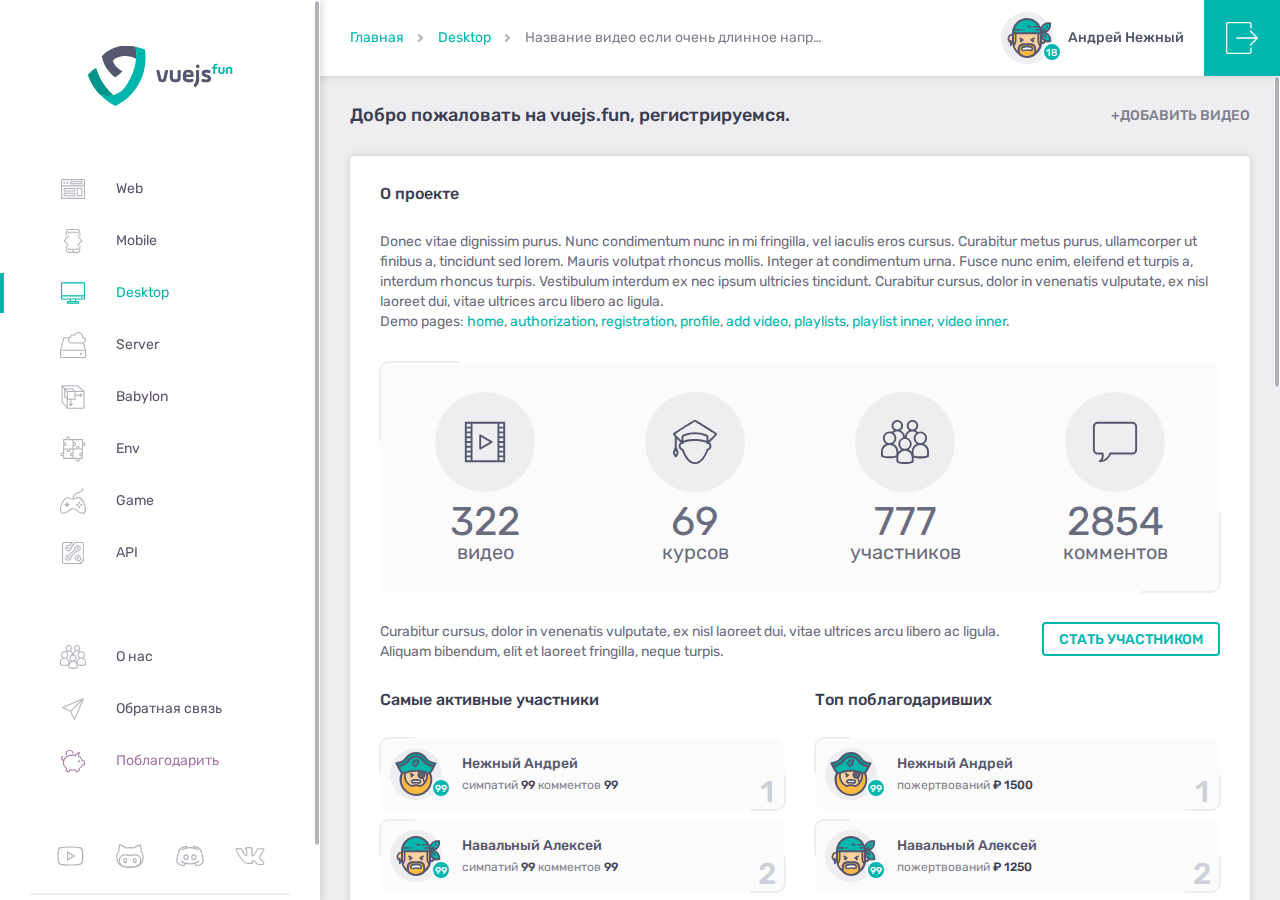
<file: index.html>
<!DOCTYPE html>
<html lang="ru">
<head>
    <meta charset="UTF-8">
    <meta name="viewport"
          content="width=device-width, initial-scale=1, maximum-scale=1, user-scalable=0, shrink-to-fit=no">
    <title>vuejs.fun | Welcome!</title>
    <!--Basic meta tags-->
    <meta name="description" content="Add description!">
    <meta name="keywords" content="Add keywords">
    <meta name="author" content="vuejs.fun">
    <!--Favicon, by https://realfavicongenerator.net/-->
    <link rel="apple-touch-icon" sizes="180x180" href="img/favicon/apple-touch-icon.png">
    <link rel="icon" type="image/png" sizes="32x32" href="img/favicon/favicon-32x32.png">
    <link rel="icon" type="image/png" sizes="16x16" href="img/favicon/favicon-16x16.png">
    <link rel="manifest" href="img/favicon/manifest.json">
    <link rel="mask-icon" href="img/favicon/safari-pinned-tab.svg" color="#00b6ad">
    <link rel="shortcut icon" href="img/favicon/favicon.ico">
    <meta name="msapplication-config" content="img/favicon/browserconfig.xml">
    <meta name="theme-color" content="#ffffff">
    <!--Stylesheets-->
    <link rel="stylesheet" href="css/main.css">
</head>
<body>
<div id="app">
    <div id="app-header">
        <a href="#" class="mini-logo" title="На главную">
            <svg>
                <use xlink:href="img/sprite.svg#v-mini-logo"></use>
            </svg>
        </a>
        <div id="app-breadcrumbs">
            <ul>
                <li><a href="#">Главная</a></li>
                <li><a href="#">Desktop</a></li>
                <li>Название видео если очень длинное например такое</li>
            </ul>
        </div>
        <div id="app-user-area">
            <!--Is authorized-->
            <div class="authorized">
                <a href="#">
                    <div class="avatar">
                        <svg class="afc-1 asc-1">
                            <use xlink:href="img/sprite.svg#ava-special-1"></use>
                        </svg>
                        <span class="level">18</span>
                    </div>
                    <p>Андрей Нежный</p>
                </a>
                <a href="#">
                    <svg>
                        <use xlink:href="img/sprite.svg#icon-exit"></use>
                    </svg>
                </a>
            </div>
            <!--Guest-->
            <!--<div class="guest">-->
            <!--<a href="#">вход / регистрация</a>-->
            <!--</div>-->
        </div>
    </div>
    <div id="app-sidebar">
        <button id="burger" type="button">
            <span>
                <span></span>
            </span>
        </button>
        <div class="sbr-scroll">
            <a href="#" class="logo" title="На главную">
                <svg>
                    <use xlink:href="img/sprite.svg#v-logo"></use>
                </svg>
            </a>
            <nav>
                <a href="#" title="Web">
                    <svg>
                        <use xlink:href="img/sprite.svg#icon-web"></use>
                    </svg>
                    <span>Web</span>
                </a>
                <a href="#" title="Mobile">
                    <svg>
                        <use xlink:href="img/sprite.svg#icon-mobile"></use>
                    </svg>
                    <span>Mobile</span>
                </a>
                <a href="#" class="active" title="Desktop">
                    <svg>
                        <use xlink:href="img/sprite.svg#icon-desktop"></use>
                    </svg>
                    <span>Desktop</span>
                </a>
                <a href="#" title="Server">
                    <svg>
                        <use xlink:href="img/sprite.svg#icon-server"></use>
                    </svg>
                    <span>Server</span>
                </a>
                <a href="#" title="Babylon">
                    <svg>
                        <use xlink:href="img/sprite.svg#icon-babylon"></use>
                    </svg>
                    <span>Babylon</span>
                </a>
                <a href="#" title="Env">
                    <svg>
                        <use xlink:href="img/sprite.svg#icon-env"></use>
                    </svg>
                    <span>Env</span>
                </a>
                <a href="#" title="Game">
                    <svg>
                        <use xlink:href="img/sprite.svg#icon-game"></use>
                    </svg>
                    <span>Game</span>
                </a>
                <a href="#" title="API">
                    <svg>
                        <use xlink:href="img/sprite.svg#icon-api"></use>
                    </svg>
                    <span>API</span>
                </a>
                <a href="#" title="О нас">
                    <svg>
                        <use xlink:href="img/sprite.svg#icon-about"></use>
                    </svg>
                    <span>О нас</span>
                </a>
                <a href="#" title="Обратная связь">
                    <svg>
                        <use xlink:href="img/sprite.svg#icon-contacts"></use>
                    </svg>
                    <span>Обратная связь</span>
                </a>
                <a href="#" title="Поблагодарить">
                    <svg>
                        <use xlink:href="img/sprite.svg#icon-donate"></use>
                    </svg>
                    <span>Поблагодарить</span>
                </a>
            </nav>
            <footer>
                <ul>
                    <li><a href="#" class="youtube">
                        <svg>
                            <use xlink:href="img/sprite.svg#icon-youtube"></use>
                        </svg>
                    </a></li>
                    <li><a href="#" class="github">
                        <svg>
                            <use xlink:href="img/sprite.svg#icon-github"></use>
                        </svg>
                    </a></li>
                    <li><a href="#" class="discord">
                        <svg>
                            <use xlink:href="img/sprite.svg#icon-discord"></use>
                        </svg>
                    </a></li>
                    <li><a href="#" class="vk">
                        <svg>
                            <use xlink:href="img/sprite.svg#icon-vk"></use>
                        </svg>
                    </a></li>
                </ul>
                <div class="copyrights">
                    <p>&copy; vuejs.fun 2018</p>
                    <p>by <a href="http://barfi.ru" target="_blank">Barfi</a></p>
                </div>
            </footer>
        </div>
    </div>
    <div id="app-content" class="content-scroll">
        <div class="inner">
            <div class="heading-row">
                <div>
                    <h1>Добро пожаловать на vuejs.fun, регистрируемся.</h1>
                    <a href="#" id="add-video" title="Добавить пользовательское видео">+добавить видео</a>
                </div>
            </div>
            <!-- Add special class for content-row "middle" for vertical centering -->
            <div class="content-row">
                <!-- Page content here -->
                <div id="app-home-page">
                    <div class="row clear">
                        <div class="col about">
                            <h2>О проекте</h2>
                            <div class="typography">
                                <p>
                                    Donec vitae dignissim purus. Nunc condimentum nunc in mi fringilla, vel iaculis eros
                                    cursus. Curabitur metus purus, ullamcorper ut finibus a, tincidunt sed lorem. Mauris
                                    volutpat rhoncus mollis. Integer at condimentum urna. Fusce nunc enim, eleifend et
                                    turpis a, interdum rhoncus turpis. Vestibulum interdum ex nec ipsum ultricies
                                    tincidunt.
                                    Curabitur cursus, dolor in venenatis vulputate, ex nisl laoreet dui, vitae ultrices
                                    arcu
                                    libero ac ligula.
                                </p>
                                <p>
                                    Demo pages:
                                    <a href="index.html" target="_blank">home</a>,
                                    <a href="auth.html" target="_blank">authorization</a>,
                                    <a href="registration.html" target="_blank">registration</a>,
                                    <a href="profile.html" target="_blank">profile</a>,
                                    <a href="add-video.html" target="_blank">add video</a>,
                                    <a href="playlists.html" target="_blank">playlists</a>,
                                    <a href="playlist-inner.html" target="_blank">playlist inner</a>,
                                    <a href="video-inner.html" target="_blank">video inner</a>.
                                </p>
                            </div>
                            <div class="statistic">
                                <div class="clear">
                                    <div class="box fl-l">
                                        <div class="icon">
                                            <svg>
                                                <use xlink:href="img/sprite.svg#icon-playlist"></use>
                                            </svg>
                                        </div>
                                        <p>
                                            322
                                            <span>видео</span>
                                        </p>
                                    </div>
                                    <div class="box fl-l">
                                        <div class="icon">
                                            <svg>
                                                <use xlink:href="img/sprite.svg#icon-courses"></use>
                                            </svg>
                                        </div>
                                        <p>
                                            69
                                            <span>курсов</span>
                                        </p>
                                    </div>
                                    <div class="box fl-l">
                                        <div class="icon">
                                            <svg>
                                                <use xlink:href="img/sprite.svg#icon-about"></use>
                                            </svg>
                                        </div>
                                        <p>
                                            777
                                            <span>участников</span>
                                        </p>
                                    </div>
                                    <div class="box fl-l">
                                        <div class="icon">
                                            <svg>
                                                <use xlink:href="img/sprite.svg#icon-comment"></use>
                                            </svg>
                                        </div>
                                        <p>
                                            2854
                                            <span>комментов</span>
                                        </p>
                                    </div>
                                </div>
                            </div>
                            <footer>
                                <p>Curabitur cursus, dolor in venenatis vulputate, ex nisl laoreet dui, vitae ultrices
                                    arcu libero ac ligula. Aliquam bibendum, elit et laoreet fringilla, neque
                                    turpis.</p>
                                <a href="#">стать участником</a>
                            </footer>
                        </div>
                        <div class="col top">
                            <h2>Самые активные участники</h2>
                            <ul>
                                <li>
                                    <div class="ava">
                                        <svg class="afc-1 asc-1">
                                            <use xlink:href="img/sprite.svg#ava-special-2"></use>
                                        </svg>
                                        <span class="level">99</span>
                                    </div>
                                    <div class="info">
                                        <h3>Нежный Андрей</h3>
                                        <p>симпатий <span>99</span> комментов <span>99</span></p>
                                    </div>
                                    <div class="rank">1</div>
                                </li>
                                <li>
                                    <div class="ava">
                                        <svg class="afc-1 asc-1">
                                            <use xlink:href="img/sprite.svg#ava-special-1"></use>
                                        </svg>
                                        <span class="level">99</span>
                                    </div>
                                    <div class="info">
                                        <h3>Навальный Алексей</h3>
                                        <p>симпатий <span>99</span> комментов <span>99</span></p>
                                    </div>
                                    <div class="rank">2</div>
                                </li>
                                <li>
                                    <div class="ava">
                                        <svg class="afc-1 asc-1">
                                            <use xlink:href="img/sprite.svg#ava-default"></use>
                                        </svg>
                                        <span class="level">99</span>
                                    </div>
                                    <div class="info">
                                        <h3>Соболев Николай</h3>
                                        <p>симпатий <span>99</span> комментов <span>99</span></p>
                                    </div>
                                    <div class="rank">3</div>
                                </li>
                                <li>
                                    <div class="ava">
                                        <svg class="afc-1 asc-1">
                                            <use xlink:href="img/sprite.svg#ava-special-2"></use>
                                        </svg>
                                        <span class="level">99</span>
                                    </div>
                                    <div class="info">
                                        <h3>Хованский Юрий</h3>
                                        <p>симпатий <span>99</span> комментов <span>99</span></p>
                                    </div>
                                    <div class="rank">4</div>
                                </li>
                                <li>
                                    <div class="ava">
                                        <svg class="afc-1 asc-1">
                                            <use xlink:href="img/sprite.svg#ava-special-3"></use>
                                        </svg>
                                        <span class="level">99</span>
                                    </div>
                                    <div class="info">
                                        <h3>Клэп Екатерина</h3>
                                        <p>симпатий <span>99</span> комментов <span>99</span></p>
                                    </div>
                                    <div class="rank">5</div>
                                </li>
                            </ul>
                        </div>
                        <div class="col top">
                            <h2>Топ поблагодаривших</h2>
                            <ul>
                                <li>
                                    <div class="ava">
                                        <svg class="afc-1 asc-1">
                                            <use xlink:href="img/sprite.svg#ava-special-2"></use>
                                        </svg>
                                        <span class="level">99</span>
                                    </div>
                                    <div class="info">
                                        <h3>Нежный Андрей</h3>
                                        <p>пожертвований <span>&#8381; 1500</span></p>
                                    </div>
                                    <div class="rank">1</div>
                                </li>
                                <li>
                                    <div class="ava">
                                        <svg class="afc-1 asc-1">
                                            <use xlink:href="img/sprite.svg#ava-special-1"></use>
                                        </svg>
                                        <span class="level">99</span>
                                    </div>
                                    <div class="info">
                                        <h3>Навальный Алексей</h3>
                                        <p>пожертвований <span>&#8381; 1250</span></p>
                                    </div>
                                    <div class="rank">2</div>
                                </li>
                                <li>
                                    <div class="ava">
                                        <svg class="afc-1 asc-1">
                                            <use xlink:href="img/sprite.svg#ava-default"></use>
                                        </svg>
                                        <span class="level">99</span>
                                    </div>
                                    <div class="info">
                                        <h3>Соболев Николай</h3>
                                        <p>пожертвований <span>&#8381; 800</span></p>
                                    </div>
                                    <div class="rank">3</div>
                                </li>
                                <li>
                                    <div class="ava">
                                        <svg class="afc-1 asc-1">
                                            <use xlink:href="img/sprite.svg#ava-special-2"></use>
                                        </svg>
                                        <span class="level">99</span>
                                    </div>
                                    <div class="info">
                                        <h3>Хованский Юрий</h3>
                                        <p>пожертвований <span>&#8381; 500</span></p>
                                    </div>
                                    <div class="rank">4</div>
                                </li>
                                <li>
                                    <div class="ava">
                                        <svg class="afc-1 asc-1">
                                            <use xlink:href="img/sprite.svg#ava-special-3"></use>
                                        </svg>
                                        <span class="level">99</span>
                                    </div>
                                    <div class="info">
                                        <h3>Клэп Екатерина</h3>
                                        <p>пожертвований <span>&#8381; 100</span></p>
                                    </div>
                                    <div class="rank">5</div>
                                </li>
                            </ul>
                        </div>
                    </div>
                    <div class="popular-video">
                        <h2>Популярные видеозаписи</h2>
                        <div class="video-row">
                            <div class="video-item">
                                <a href="#">
                                    <img src="img/previews/img-1.png" alt="video preview">
                                    <div class="info">
                                        <p>2 дня назад</p>
                                        <div>
                                        <span class="views">
                                            <svg><use xlink:href="img/sprite.svg#icon-view"></use></svg>
                                            999
                                        </span>
                                            <span class="likes">
                                            <svg><use xlink:href="img/sprite.svg#icon-like"></use></svg>
                                            999
                                        </span>
                                            <span class="dislikes">
                                            <svg><use xlink:href="img/sprite.svg#icon-like"></use></svg>
                                            999
                                        </span>
                                        </div>
                                    </div>
                                    <div class="overlay">
                                        <span>воспроизвести</span>
                                    </div>
                                </a>
                                <h3><a href="#">#2. Suspendisse potenti. Donec molestie a mi et ullamcorper. Nullam scelerisque se...</a></h3>
                            </div>
                            <div class="video-item">
                                <a href="#">
                                    <img src="img/previews/img-1.png" alt="video preview">
                                    <div class="info">
                                        <p>2 дня назад</p>
                                        <div>
                                        <span class="views">
                                            <svg><use xlink:href="img/sprite.svg#icon-view"></use></svg>
                                            999
                                        </span>
                                            <span class="likes">
                                            <svg><use xlink:href="img/sprite.svg#icon-like"></use></svg>
                                            999
                                        </span>
                                            <span class="dislikes">
                                            <svg><use xlink:href="img/sprite.svg#icon-like"></use></svg>
                                            999
                                        </span>
                                        </div>
                                    </div>
                                    <div class="overlay">
                                        <span>воспроизвести</span>
                                    </div>
                                </a>
                                <h3><a href="#">#2. Suspendisse potenti. Donec molestie a mi et ullamcorper. Nullam scelerisque se...</a></h3>
                            </div>
                            <div class="video-item">
                                <a href="#">
                                    <img src="img/previews/img-1.png" alt="video preview">
                                    <div class="info">
                                        <p>2 дня назад</p>
                                        <div>
                                        <span class="views">
                                            <svg><use xlink:href="img/sprite.svg#icon-view"></use></svg>
                                            999
                                        </span>
                                            <span class="likes">
                                            <svg><use xlink:href="img/sprite.svg#icon-like"></use></svg>
                                            999
                                        </span>
                                            <span class="dislikes">
                                            <svg><use xlink:href="img/sprite.svg#icon-like"></use></svg>
                                            999
                                        </span>
                                        </div>
                                    </div>
                                    <div class="overlay">
                                        <span>воспроизвести</span>
                                    </div>
                                </a>
                                <h3><a href="#">#2. Suspendisse potenti. Donec molestie a mi et ullamcorper. Nullam scelerisque se...</a></h3>
                            </div>
                            <div class="video-item">
                                <a href="#">
                                    <img src="img/previews/img-1.png" alt="video preview">
                                    <div class="info">
                                        <p>2 дня назад</p>
                                        <div>
                                        <span class="views">
                                            <svg><use xlink:href="img/sprite.svg#icon-view"></use></svg>
                                            999
                                        </span>
                                            <span class="likes">
                                            <svg><use xlink:href="img/sprite.svg#icon-like"></use></svg>
                                            999
                                        </span>
                                            <span class="dislikes">
                                            <svg><use xlink:href="img/sprite.svg#icon-like"></use></svg>
                                            999
                                        </span>
                                        </div>
                                    </div>
                                    <div class="overlay">
                                        <span>воспроизвести</span>
                                    </div>
                                </a>
                                <h3><a href="#">#2. Suspendisse potenti. Donec molestie a mi et ullamcorper. Nullam scelerisque se...</a></h3>
                            </div>
                            <div class="video-item">
                                <a href="#">
                                    <img src="img/previews/img-1.png" alt="video preview">
                                    <div class="info">
                                        <p>2 дня назад</p>
                                        <div>
                                        <span class="views">
                                            <svg><use xlink:href="img/sprite.svg#icon-view"></use></svg>
                                            999
                                        </span>
                                            <span class="likes">
                                            <svg><use xlink:href="img/sprite.svg#icon-like"></use></svg>
                                            999
                                        </span>
                                            <span class="dislikes">
                                            <svg><use xlink:href="img/sprite.svg#icon-like"></use></svg>
                                            999
                                        </span>
                                        </div>
                                    </div>
                                    <div class="overlay">
                                        <span>воспроизвести</span>
                                    </div>
                                </a>
                                <h3><a href="#">#2. Suspendisse potenti. Donec molestie a mi et ullamcorper. Nullam scelerisque se...</a></h3>
                            </div>
                        </div>
                    </div>
                    <div class="new-video">
                        <h2>Новые видеозаписи</h2>
                        <div class="video-row">
                            <div class="video-item">
                                <a href="#">
                                    <img src="img/previews/img-1.png" alt="video preview">
                                    <div class="info">
                                        <p>2 дня назад</p>
                                        <div>
                                        <span class="views">
                                            <svg><use xlink:href="img/sprite.svg#icon-view"></use></svg>
                                            999
                                        </span>
                                            <span class="likes">
                                            <svg><use xlink:href="img/sprite.svg#icon-like"></use></svg>
                                            999
                                        </span>
                                            <span class="dislikes">
                                            <svg><use xlink:href="img/sprite.svg#icon-like"></use></svg>
                                            999
                                        </span>
                                        </div>
                                    </div>
                                    <div class="overlay">
                                        <span>воспроизвести</span>
                                    </div>
                                </a>
                                <h3><a href="#">#2. Suspendisse potenti. Donec molestie a mi et ullamcorper. Nullam scelerisque se...</a></h3>
                            </div>
                            <div class="video-item">
                                <a href="#">
                                    <img src="img/previews/img-1.png" alt="video preview">
                                    <div class="info">
                                        <p>2 дня назад</p>
                                        <div>
                                        <span class="views">
                                            <svg><use xlink:href="img/sprite.svg#icon-view"></use></svg>
                                            999
                                        </span>
                                            <span class="likes">
                                            <svg><use xlink:href="img/sprite.svg#icon-like"></use></svg>
                                            999
                                        </span>
                                            <span class="dislikes">
                                            <svg><use xlink:href="img/sprite.svg#icon-like"></use></svg>
                                            999
                                        </span>
                                        </div>
                                    </div>
                                    <div class="overlay">
                                        <span>воспроизвести</span>
                                    </div>
                                </a>
                                <h3><a href="#">#2. Suspendisse potenti. Donec molestie a mi et ullamcorper. Nullam scelerisque se...</a></h3>
                            </div>
                            <div class="video-item">
                                <a href="#">
                                    <img src="img/previews/img-1.png" alt="video preview">
                                    <div class="info">
                                        <p>2 дня назад</p>
                                        <div>
                                        <span class="views">
                                            <svg><use xlink:href="img/sprite.svg#icon-view"></use></svg>
                                            999
                                        </span>
                                            <span class="likes">
                                            <svg><use xlink:href="img/sprite.svg#icon-like"></use></svg>
                                            999
                                        </span>
                                            <span class="dislikes">
                                            <svg><use xlink:href="img/sprite.svg#icon-like"></use></svg>
                                            999
                                        </span>
                                        </div>
                                    </div>
                                    <div class="overlay">
                                        <span>воспроизвести</span>
                                    </div>
                                </a>
                                <h3><a href="#">#2. Suspendisse potenti. Donec molestie a mi et ullamcorper. Nullam scelerisque se...</a></h3>
                            </div>
                            <div class="video-item">
                                <a href="#">
                                    <img src="img/previews/img-1.png" alt="video preview">
                                    <div class="info">
                                        <p>2 дня назад</p>
                                        <div>
                                        <span class="views">
                                            <svg><use xlink:href="img/sprite.svg#icon-view"></use></svg>
                                            999
                                        </span>
                                            <span class="likes">
                                            <svg><use xlink:href="img/sprite.svg#icon-like"></use></svg>
                                            999
                                        </span>
                                            <span class="dislikes">
                                            <svg><use xlink:href="img/sprite.svg#icon-like"></use></svg>
                                            999
                                        </span>
                                        </div>
                                    </div>
                                    <div class="overlay">
                                        <span>воспроизвести</span>
                                    </div>
                                </a>
                                <h3><a href="#">#2. Suspendisse potenti. Donec molestie a mi et ullamcorper. Nullam scelerisque se...</a></h3>
                            </div>
                            <div class="video-item">
                                <a href="#">
                                    <img src="img/previews/img-1.png" alt="video preview">
                                    <div class="info">
                                        <p>2 дня назад</p>
                                        <div>
                                        <span class="views">
                                            <svg><use xlink:href="img/sprite.svg#icon-view"></use></svg>
                                            999
                                        </span>
                                            <span class="likes">
                                            <svg><use xlink:href="img/sprite.svg#icon-like"></use></svg>
                                            999
                                        </span>
                                            <span class="dislikes">
                                            <svg><use xlink:href="img/sprite.svg#icon-like"></use></svg>
                                            999
                                        </span>
                                        </div>
                                    </div>
                                    <div class="overlay">
                                        <span>воспроизвести</span>
                                    </div>
                                </a>
                                <h3><a href="#">#2. Suspendisse potenti. Donec molestie a mi et ullamcorper. Nullam scelerisque se...</a></h3>
                            </div>
                        </div>
                    </div>
                </div>
            </div>
        </div>
    </div>
    <div id="overlay"></div>
</div>
<!--JavaScripts-->
<script src="js/jquery-3.3.1.min.js"></script>
<script src="js/jquery.nicescroll.min.js"></script>
<script src="js/main.js"></script>
</body>
</html>
</file>
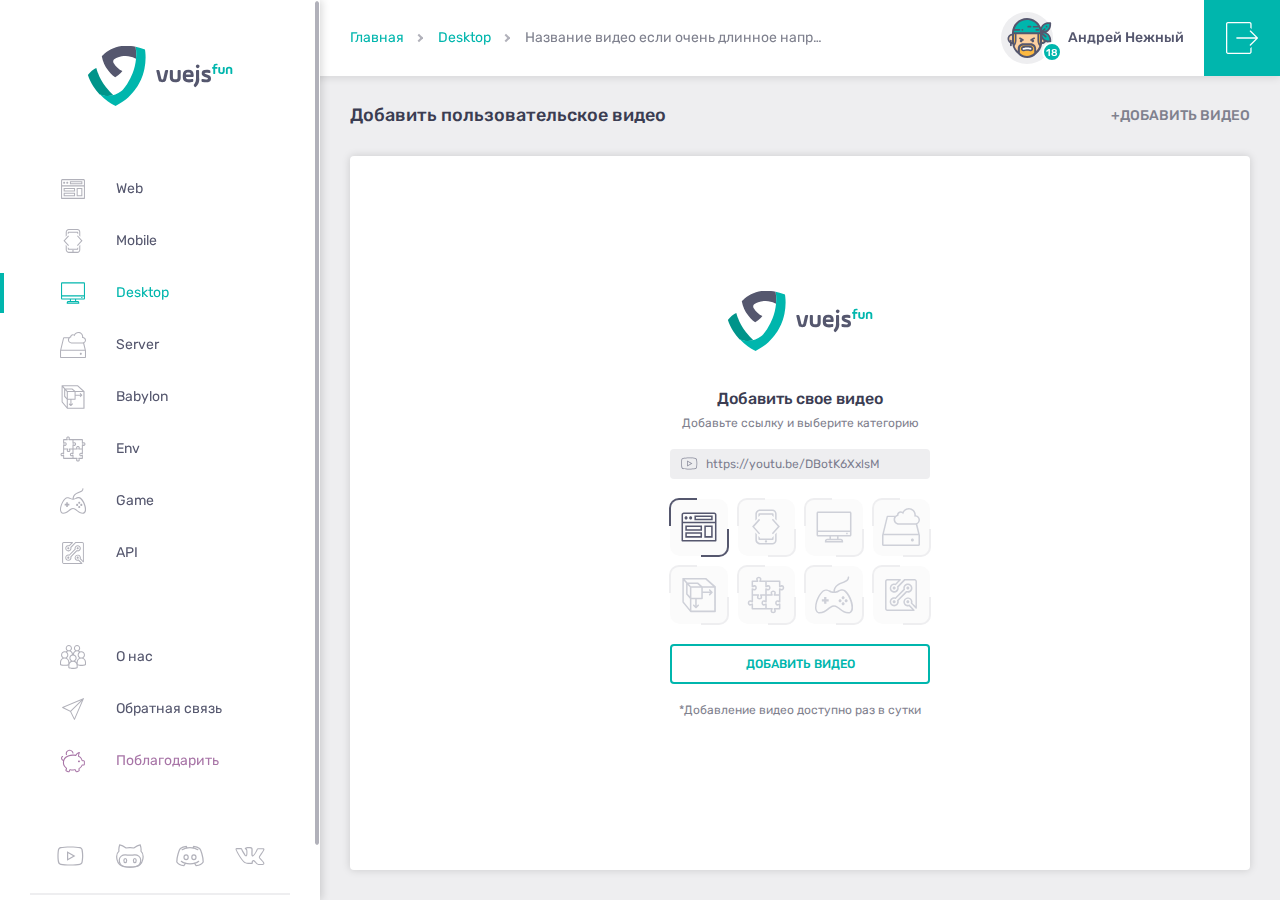
<file: add-video.html>
<!DOCTYPE html>
<html lang="ru">
<head>
    <meta charset="UTF-8">
    <meta name="viewport"
          content="width=device-width, initial-scale=1, maximum-scale=1, user-scalable=0, shrink-to-fit=no">
    <title>vuejs.fun | Add video</title>
    <!--Basic meta tags-->
    <meta name="description" content="Add description!">
    <meta name="keywords" content="Add keywords">
    <meta name="author" content="vuejs.fun">
    <!--Favicon, by https://realfavicongenerator.net/-->
    <link rel="apple-touch-icon" sizes="180x180" href="img/favicon/apple-touch-icon.png">
    <link rel="icon" type="image/png" sizes="32x32" href="img/favicon/favicon-32x32.png">
    <link rel="icon" type="image/png" sizes="16x16" href="img/favicon/favicon-16x16.png">
    <link rel="manifest" href="img/favicon/manifest.json">
    <link rel="mask-icon" href="img/favicon/safari-pinned-tab.svg" color="#00b6ad">
    <link rel="shortcut icon" href="img/favicon/favicon.ico">
    <meta name="msapplication-config" content="img/favicon/browserconfig.xml">
    <meta name="theme-color" content="#ffffff">
    <!--Stylesheets-->
    <link rel="stylesheet" href="css/main.css">
</head>
<body>
<div id="app">
    <div id="app-header">
        <a href="#" class="mini-logo" title="На главную">
            <svg>
                <use xlink:href="img/sprite.svg#v-mini-logo"></use>
            </svg>
        </a>
        <div id="app-breadcrumbs">
            <ul>
                <li><a href="#">Главная</a></li>
                <li><a href="#">Desktop</a></li>
                <li>Название видео если очень длинное например такое</li>
            </ul>
        </div>
        <div id="app-user-area">
            <!--Is authorized-->
            <div class="authorized">
                <a href="#">
                    <div class="avatar">
                        <svg class="afc-1 asc-1">
                            <use xlink:href="img/sprite.svg#ava-special-1"></use>
                        </svg>
                        <span class="level">18</span>
                    </div>
                    <p>Андрей Нежный</p>
                </a>
                <a href="#">
                    <svg>
                        <use xlink:href="img/sprite.svg#icon-exit"></use>
                    </svg>
                </a>
            </div>
            <!--Guest-->
            <!--<div class="guest">-->
            <!--<a href="#">вход / регистрация</a>-->
            <!--</div>-->
        </div>
    </div>
    <div id="app-sidebar">
        <button id="burger" type="button">
            <span>
                <span></span>
            </span>
        </button>
        <div class="sbr-scroll">
            <a href="#" class="logo" title="На главную">
                <svg>
                    <use xlink:href="img/sprite.svg#v-logo"></use>
                </svg>
            </a>
            <nav>
                <a href="#" title="Web">
                    <svg>
                        <use xlink:href="img/sprite.svg#icon-web"></use>
                    </svg>
                    <span>Web</span>
                </a>
                <a href="#" title="Mobile">
                    <svg>
                        <use xlink:href="img/sprite.svg#icon-mobile"></use>
                    </svg>
                    <span>Mobile</span>
                </a>
                <a href="#" class="active" title="Desktop">
                    <svg>
                        <use xlink:href="img/sprite.svg#icon-desktop"></use>
                    </svg>
                    <span>Desktop</span>
                </a>
                <a href="#" title="Server">
                    <svg>
                        <use xlink:href="img/sprite.svg#icon-server"></use>
                    </svg>
                    <span>Server</span>
                </a>
                <a href="#" title="Babylon">
                    <svg>
                        <use xlink:href="img/sprite.svg#icon-babylon"></use>
                    </svg>
                    <span>Babylon</span>
                </a>
                <a href="#" title="Env">
                    <svg>
                        <use xlink:href="img/sprite.svg#icon-env"></use>
                    </svg>
                    <span>Env</span>
                </a>
                <a href="#" title="Game">
                    <svg>
                        <use xlink:href="img/sprite.svg#icon-game"></use>
                    </svg>
                    <span>Game</span>
                </a>
                <a href="#" title="API">
                    <svg>
                        <use xlink:href="img/sprite.svg#icon-api"></use>
                    </svg>
                    <span>API</span>
                </a>
                <a href="#" title="О нас">
                    <svg>
                        <use xlink:href="img/sprite.svg#icon-about"></use>
                    </svg>
                    <span>О нас</span>
                </a>
                <a href="#" title="Обратная связь">
                    <svg>
                        <use xlink:href="img/sprite.svg#icon-contacts"></use>
                    </svg>
                    <span>Обратная связь</span>
                </a>
                <a href="#" title="Поблагодарить">
                    <svg>
                        <use xlink:href="img/sprite.svg#icon-donate"></use>
                    </svg>
                    <span>Поблагодарить</span>
                </a>
            </nav>
            <footer>
                <ul>
                    <li><a href="#" class="youtube">
                        <svg>
                            <use xlink:href="img/sprite.svg#icon-youtube"></use>
                        </svg>
                    </a></li>
                    <li><a href="#" class="github">
                        <svg>
                            <use xlink:href="img/sprite.svg#icon-github"></use>
                        </svg>
                    </a></li>
                    <li><a href="#" class="discord">
                        <svg>
                            <use xlink:href="img/sprite.svg#icon-discord"></use>
                        </svg>
                    </a></li>
                    <li><a href="#" class="vk">
                        <svg>
                            <use xlink:href="img/sprite.svg#icon-vk"></use>
                        </svg>
                    </a></li>
                </ul>
                <div class="copyrights">
                    <p>&copy; vuejs.fun 2018</p>
                    <p>by <a href="http://barfi.ru" target="_blank">Barfi</a></p>
                </div>
            </footer>
        </div>
    </div>
    <div id="app-content" class="content-scroll">
        <div class="inner">
            <div class="heading-row">
                <div>
                    <h1>Добавить пользовательское видео</h1>
                    <a href="#" id="add-video" title="Добавить пользовательское видео">+добавить видео</a>
                </div>
            </div>
            <!-- Add special class for content-row "middle" for vertical centering -->
            <div class="content-row middle">
                <!-- Page content here -->
                <div id="app-add-video-page">
                    <a href="#" class="logo">
                        <svg><use xlink:href="img/sprite.svg#v-logo"></use></svg>
                    </a>
                    <h2>Добавить свое видео</h2>
                    <p>Добавьте ссылку и выберите категорию</p>
                    <form action="#" method="post">
                        <div class="field">
                            <svg><use xlink:href="img/sprite.svg#icon-youtube"></use></svg>
                            <input type="text" placeholder="https://youtu.be/DBotK6XxlsM" title="Ссылка на видео youtube">
                        </div>
                        <div class="field field-special">
                            <ul class="clear">
                                <li>
                                    <input id="cat-1" name="category" type="radio" checked  value="web">
                                    <label for="cat-1">
                                        <svg><use xlink:href="img/sprite.svg#icon-web"></use></svg>
                                    </label>
                                </li>
                                <li>
                                    <input id="cat-2" name="category" type="radio" value="mobile">
                                    <label for="cat-2">
                                        <svg><use xlink:href="img/sprite.svg#icon-mobile"></use></svg>
                                    </label>
                                </li>
                                <li>
                                    <input id="cat-3" name="category" type="radio" value="desktop">
                                    <label for="cat-3">
                                        <svg><use xlink:href="img/sprite.svg#icon-desktop"></use></svg>
                                    </label>
                                </li>
                                <li>
                                    <input id="cat-4" name="category" type="radio" value="server">
                                    <label for="cat-4">
                                        <svg><use xlink:href="img/sprite.svg#icon-server"></use></svg>
                                    </label>
                                </li>
                                <li>
                                    <input id="cat-5" name="category" type="radio" value="babylon">
                                    <label for="cat-5">
                                        <svg><use xlink:href="img/sprite.svg#icon-babylon"></use></svg>
                                    </label>
                                </li>
                                <li>
                                    <input id="cat-6" name="category" type="radio" value="env">
                                    <label for="cat-6">
                                        <svg><use xlink:href="img/sprite.svg#icon-env"></use></svg>
                                    </label>
                                </li>
                                <li>
                                    <input id="cat-7" name="category" type="radio" value="game">
                                    <label for="cat-7">
                                        <svg><use xlink:href="img/sprite.svg#icon-game"></use></svg>
                                    </label>
                                </li>
                                <li>
                                    <input id="cat-8" name="category" type="radio" value="api">
                                    <label for="cat-8">
                                        <svg><use xlink:href="img/sprite.svg#icon-api"></use></svg>
                                    </label>
                                </li>
                            </ul>
                        </div>
                        <div class="field">
                            <button type="submit">Добавить видео</button>
                        </div>
                    </form>
                    <p>*Добавление видео доступно раз в сутки</p>
                </div>
            </div>
        </div>
    </div>
    <div id="overlay"></div>
</div>
<!--JavaScripts-->
<script src="js/jquery-3.3.1.min.js"></script>
<script src="js/jquery.nicescroll.min.js"></script>
<script src="js/main.js"></script>
</body>
</html>
</file>
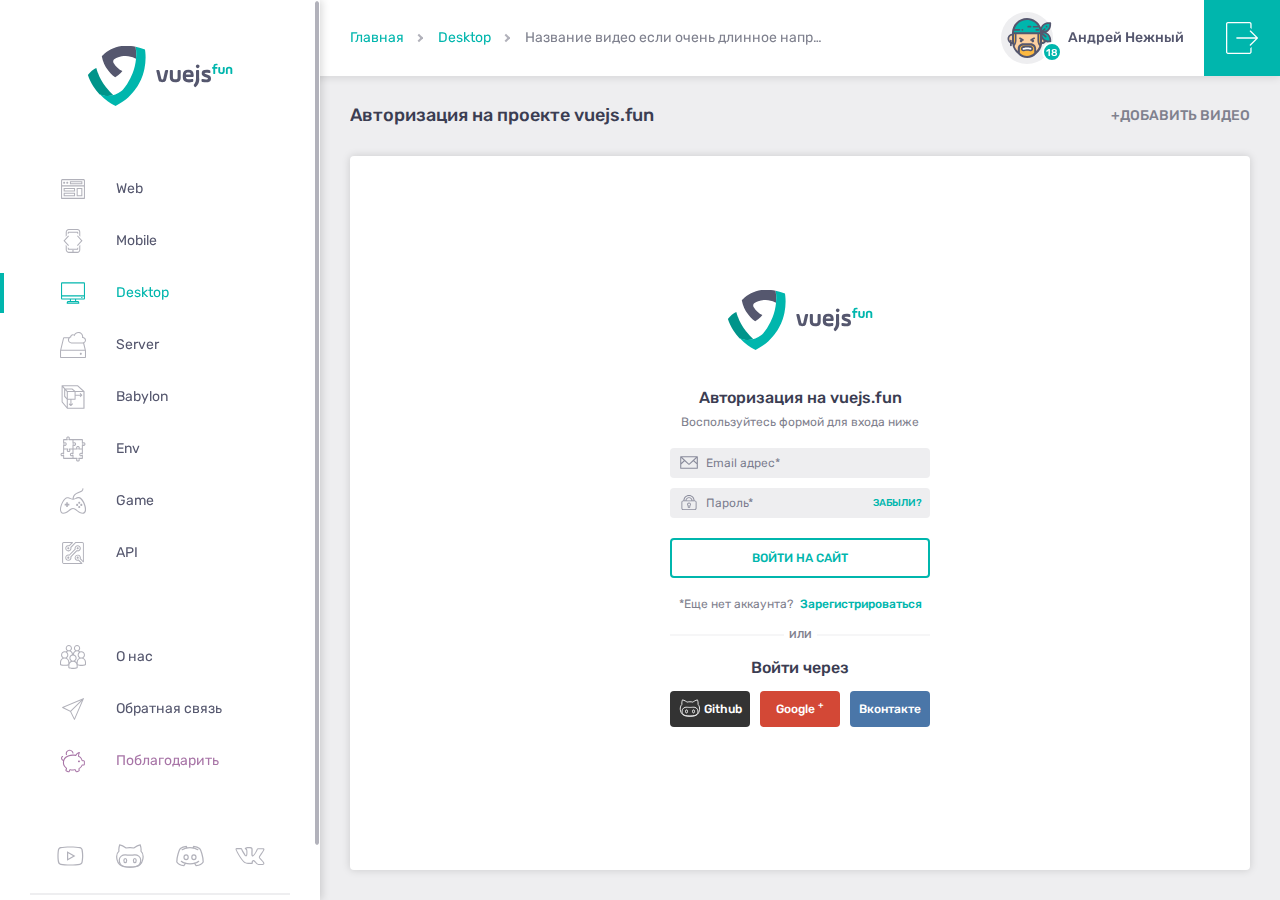
<file: auth.html>
<!DOCTYPE html>
<html lang="ru">
<head>
    <meta charset="UTF-8">
    <meta name="viewport"
          content="width=device-width, initial-scale=1, maximum-scale=1, user-scalable=0, shrink-to-fit=no">
    <title>vuejs.fun | Authorization</title>
    <!--Basic meta tags-->
    <meta name="description" content="Add description!">
    <meta name="keywords" content="Add keywords">
    <meta name="author" content="vuejs.fun">
    <!--Favicon, by https://realfavicongenerator.net/-->
    <link rel="apple-touch-icon" sizes="180x180" href="img/favicon/apple-touch-icon.png">
    <link rel="icon" type="image/png" sizes="32x32" href="img/favicon/favicon-32x32.png">
    <link rel="icon" type="image/png" sizes="16x16" href="img/favicon/favicon-16x16.png">
    <link rel="manifest" href="img/favicon/manifest.json">
    <link rel="mask-icon" href="img/favicon/safari-pinned-tab.svg" color="#00b6ad">
    <link rel="shortcut icon" href="img/favicon/favicon.ico">
    <meta name="msapplication-config" content="img/favicon/browserconfig.xml">
    <meta name="theme-color" content="#ffffff">
    <!--Stylesheets-->
    <link rel="stylesheet" href="css/main.css">
</head>
<body>
<div id="app">
    <div id="app-header">
        <a href="#" class="mini-logo" title="На главную">
            <svg>
                <use xlink:href="img/sprite.svg#v-mini-logo"></use>
            </svg>
        </a>
        <div id="app-breadcrumbs">
            <ul>
                <li><a href="#">Главная</a></li>
                <li><a href="#">Desktop</a></li>
                <li>Название видео если очень длинное например такое</li>
            </ul>
        </div>
        <div id="app-user-area">
            <!--Is authorized-->
            <div class="authorized">
                <a href="#">
                    <div class="avatar">
                        <svg class="afc-1 asc-1">
                            <use xlink:href="img/sprite.svg#ava-special-1"></use>
                        </svg>
                        <span class="level">18</span>
                    </div>
                    <p>Андрей Нежный</p>
                </a>
                <a href="#">
                    <svg>
                        <use xlink:href="img/sprite.svg#icon-exit"></use>
                    </svg>
                </a>
            </div>
            <!--Guest-->
            <!--<div class="guest">-->
            <!--<a href="#">вход / регистрация</a>-->
            <!--</div>-->
        </div>
    </div>
    <div id="app-sidebar">
        <button id="burger" type="button">
            <span>
                <span></span>
            </span>
        </button>
        <div class="sbr-scroll">
            <a href="#" class="logo" title="На главную">
                <svg>
                    <use xlink:href="img/sprite.svg#v-logo"></use>
                </svg>
            </a>
            <nav>
                <a href="#" title="Web">
                    <svg>
                        <use xlink:href="img/sprite.svg#icon-web"></use>
                    </svg>
                    <span>Web</span>
                </a>
                <a href="#" title="Mobile">
                    <svg>
                        <use xlink:href="img/sprite.svg#icon-mobile"></use>
                    </svg>
                    <span>Mobile</span>
                </a>
                <a href="#" class="active" title="Desktop">
                    <svg>
                        <use xlink:href="img/sprite.svg#icon-desktop"></use>
                    </svg>
                    <span>Desktop</span>
                </a>
                <a href="#" title="Server">
                    <svg>
                        <use xlink:href="img/sprite.svg#icon-server"></use>
                    </svg>
                    <span>Server</span>
                </a>
                <a href="#" title="Babylon">
                    <svg>
                        <use xlink:href="img/sprite.svg#icon-babylon"></use>
                    </svg>
                    <span>Babylon</span>
                </a>
                <a href="#" title="Env">
                    <svg>
                        <use xlink:href="img/sprite.svg#icon-env"></use>
                    </svg>
                    <span>Env</span>
                </a>
                <a href="#" title="Game">
                    <svg>
                        <use xlink:href="img/sprite.svg#icon-game"></use>
                    </svg>
                    <span>Game</span>
                </a>
                <a href="#" title="API">
                    <svg>
                        <use xlink:href="img/sprite.svg#icon-api"></use>
                    </svg>
                    <span>API</span>
                </a>
                <a href="#" title="О нас">
                    <svg>
                        <use xlink:href="img/sprite.svg#icon-about"></use>
                    </svg>
                    <span>О нас</span>
                </a>
                <a href="#" title="Обратная связь">
                    <svg>
                        <use xlink:href="img/sprite.svg#icon-contacts"></use>
                    </svg>
                    <span>Обратная связь</span>
                </a>
                <a href="#" title="Поблагодарить">
                    <svg>
                        <use xlink:href="img/sprite.svg#icon-donate"></use>
                    </svg>
                    <span>Поблагодарить</span>
                </a>
            </nav>
            <footer>
                <ul>
                    <li><a href="#" class="youtube">
                        <svg>
                            <use xlink:href="img/sprite.svg#icon-youtube"></use>
                        </svg>
                    </a></li>
                    <li><a href="#" class="github">
                        <svg>
                            <use xlink:href="img/sprite.svg#icon-github"></use>
                        </svg>
                    </a></li>
                    <li><a href="#" class="discord">
                        <svg>
                            <use xlink:href="img/sprite.svg#icon-discord"></use>
                        </svg>
                    </a></li>
                    <li><a href="#" class="vk">
                        <svg>
                            <use xlink:href="img/sprite.svg#icon-vk"></use>
                        </svg>
                    </a></li>
                </ul>
                <div class="copyrights">
                    <p>&copy; vuejs.fun 2018</p>
                    <p>by <a href="http://barfi.ru" target="_blank">Barfi</a></p>
                </div>
            </footer>
        </div>
    </div>
    <div id="app-content" class="content-scroll">
        <div class="inner">
            <div class="heading-row">
                <div>
                    <h1>Авторизация на проекте vuejs.fun</h1>
                    <a href="#" id="add-video" title="Добавить пользовательское видео">+добавить видео</a>
                </div>
            </div>
            <!-- Add special class for content-row "middle" for vertical centering -->
            <div class="content-row middle">
                <!-- Page content here -->
                <div id="app-auth-page">
                    <a href="#" class="logo">
                        <svg><use xlink:href="img/sprite.svg#v-logo"></use></svg>
                    </a>
                    <h2>Авторизация на vuejs.fun</h2>
                    <p>Воспользуйтесь формой для входа ниже</p>
                    <form action="#" method="post">
                        <div class="field">
                            <svg><use xlink:href="img/sprite.svg#icon-mail"></use></svg>
                            <input type="email" placeholder="Email адрес*" title="Введите ваш почтовый адрес">
                        </div>
                        <div class="field">
                            <svg><use xlink:href="img/sprite.svg#icon-password"></use></svg>
                            <input type="password" placeholder="Пароль*" title="Введите ваш пароль">
                            <a href="#">забыли?</a>
                        </div>
                        <div class="field">
                            <button type="submit">Войти на сайт</button>
                        </div>
                    </form>
                    <p>*Еще нет аккаунта? <a href="registration.html">Зарегистрироваться</a></p>
                    <div class="divider">
                        <span>или</span>
                    </div>
                    <h2>Войти через</h2>
                    <div class="socials">
                        <a href="#" class="gth">
                            <svg><use xlink:href="img/sprite.svg#icon-github"></use></svg>
                            <span>Github</span>
                        </a>
                        <a href="#" class="ggl">
                            <span>Google <sup>+</sup></span>
                        </a>
                        <a href="#" class="vk">
                            <span>Вконтакте</span>
                        </a>
                    </div>
                </div>
            </div>
        </div>
    </div>
    <div id="overlay"></div>
</div>
<!--JavaScripts-->
<script src="js/jquery-3.3.1.min.js"></script>
<script src="js/jquery.nicescroll.min.js"></script>
<script src="js/main.js"></script>
</body>
</html>
</file>
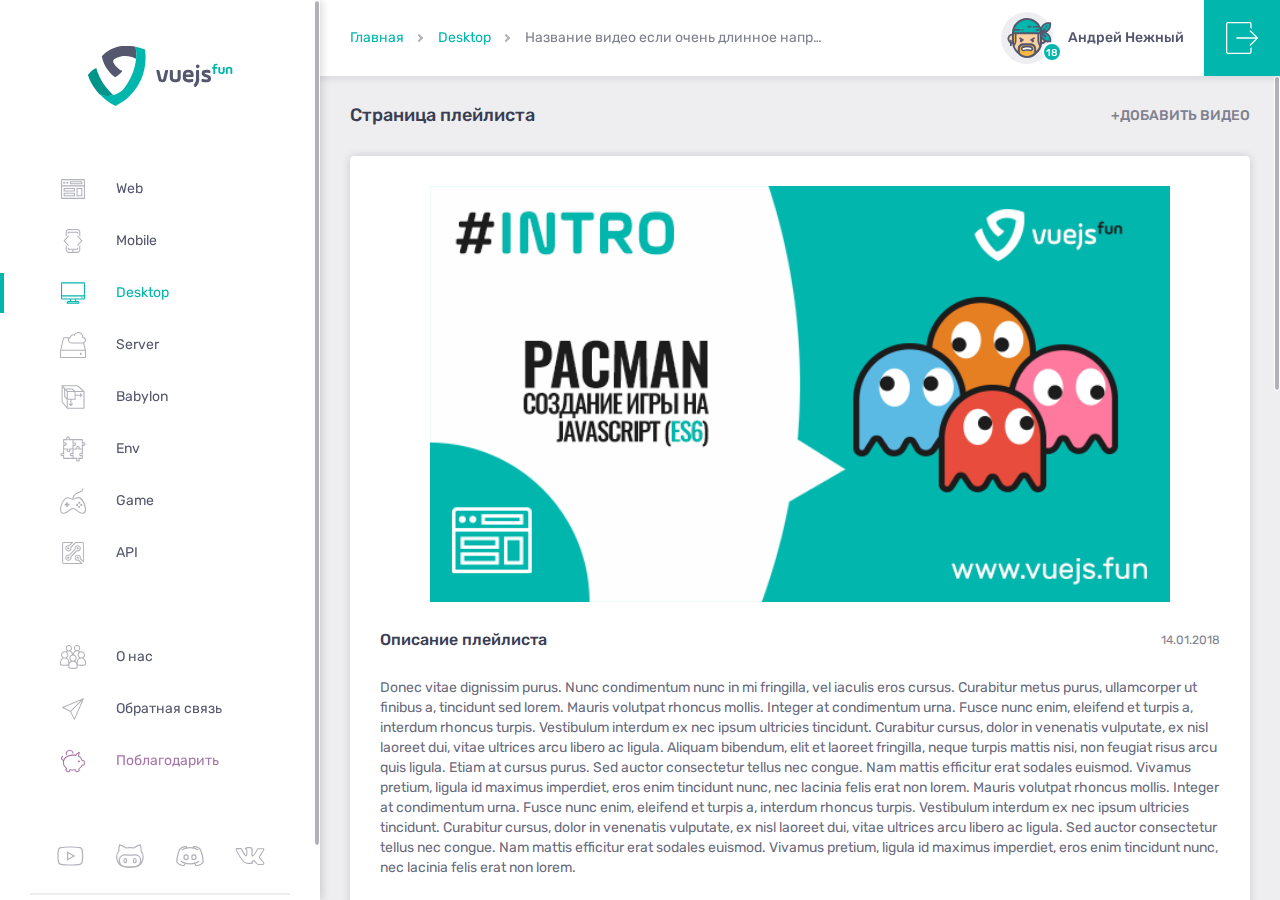
<file: playlist-inner.html>
<!DOCTYPE html>
<html lang="ru">
<head>
    <meta charset="UTF-8">
    <meta name="viewport"
          content="width=device-width, initial-scale=1, maximum-scale=1, user-scalable=0, shrink-to-fit=no">
    <title>vuejs.fun | Playlist inner</title>
    <!--Basic meta tags-->
    <meta name="description" content="Add description!">
    <meta name="keywords" content="Add keywords">
    <meta name="author" content="vuejs.fun">
    <!--Favicon, by https://realfavicongenerator.net/-->
    <link rel="apple-touch-icon" sizes="180x180" href="img/favicon/apple-touch-icon.png">
    <link rel="icon" type="image/png" sizes="32x32" href="img/favicon/favicon-32x32.png">
    <link rel="icon" type="image/png" sizes="16x16" href="img/favicon/favicon-16x16.png">
    <link rel="manifest" href="img/favicon/manifest.json">
    <link rel="mask-icon" href="img/favicon/safari-pinned-tab.svg" color="#00b6ad">
    <link rel="shortcut icon" href="img/favicon/favicon.ico">
    <meta name="msapplication-config" content="img/favicon/browserconfig.xml">
    <meta name="theme-color" content="#ffffff">
    <!--Stylesheets-->
    <link rel="stylesheet" href="css/main.css">
</head>
<body>
<div id="app">
    <div id="app-header">
        <a href="#" class="mini-logo" title="На главную">
            <svg>
                <use xlink:href="img/sprite.svg#v-mini-logo"></use>
            </svg>
        </a>
        <div id="app-breadcrumbs">
            <ul>
                <li><a href="#">Главная</a></li>
                <li><a href="#">Desktop</a></li>
                <li>Название видео если очень длинное например такое</li>
            </ul>
        </div>
        <div id="app-user-area">
            <!--Is authorized-->
            <div class="authorized">
                <a href="#">
                    <div class="avatar">
                        <svg class="afc-1 asc-1">
                            <use xlink:href="img/sprite.svg#ava-special-1"></use>
                        </svg>
                        <span class="level">18</span>
                    </div>
                    <p>Андрей Нежный</p>
                </a>
                <a href="#">
                    <svg>
                        <use xlink:href="img/sprite.svg#icon-exit"></use>
                    </svg>
                </a>
            </div>
            <!--Guest-->
            <!--<div class="guest">-->
            <!--<a href="#">вход / регистрация</a>-->
            <!--</div>-->
        </div>
    </div>
    <div id="app-sidebar">
        <button id="burger" type="button">
            <span>
                <span></span>
            </span>
        </button>
        <div class="sbr-scroll">
            <a href="#" class="logo" title="На главную">
                <svg>
                    <use xlink:href="img/sprite.svg#v-logo"></use>
                </svg>
            </a>
            <nav>
                <a href="#" title="Web">
                    <svg>
                        <use xlink:href="img/sprite.svg#icon-web"></use>
                    </svg>
                    <span>Web</span>
                </a>
                <a href="#" title="Mobile">
                    <svg>
                        <use xlink:href="img/sprite.svg#icon-mobile"></use>
                    </svg>
                    <span>Mobile</span>
                </a>
                <a href="#" class="active" title="Desktop">
                    <svg>
                        <use xlink:href="img/sprite.svg#icon-desktop"></use>
                    </svg>
                    <span>Desktop</span>
                </a>
                <a href="#" title="Server">
                    <svg>
                        <use xlink:href="img/sprite.svg#icon-server"></use>
                    </svg>
                    <span>Server</span>
                </a>
                <a href="#" title="Babylon">
                    <svg>
                        <use xlink:href="img/sprite.svg#icon-babylon"></use>
                    </svg>
                    <span>Babylon</span>
                </a>
                <a href="#" title="Env">
                    <svg>
                        <use xlink:href="img/sprite.svg#icon-env"></use>
                    </svg>
                    <span>Env</span>
                </a>
                <a href="#" title="Game">
                    <svg>
                        <use xlink:href="img/sprite.svg#icon-game"></use>
                    </svg>
                    <span>Game</span>
                </a>
                <a href="#" title="API">
                    <svg>
                        <use xlink:href="img/sprite.svg#icon-api"></use>
                    </svg>
                    <span>API</span>
                </a>
                <a href="#" title="О нас">
                    <svg>
                        <use xlink:href="img/sprite.svg#icon-about"></use>
                    </svg>
                    <span>О нас</span>
                </a>
                <a href="#" title="Обратная связь">
                    <svg>
                        <use xlink:href="img/sprite.svg#icon-contacts"></use>
                    </svg>
                    <span>Обратная связь</span>
                </a>
                <a href="#" title="Поблагодарить">
                    <svg>
                        <use xlink:href="img/sprite.svg#icon-donate"></use>
                    </svg>
                    <span>Поблагодарить</span>
                </a>
            </nav>
            <footer>
                <ul>
                    <li><a href="#" class="youtube">
                        <svg>
                            <use xlink:href="img/sprite.svg#icon-youtube"></use>
                        </svg>
                    </a></li>
                    <li><a href="#" class="github">
                        <svg>
                            <use xlink:href="img/sprite.svg#icon-github"></use>
                        </svg>
                    </a></li>
                    <li><a href="#" class="discord">
                        <svg>
                            <use xlink:href="img/sprite.svg#icon-discord"></use>
                        </svg>
                    </a></li>
                    <li><a href="#" class="vk">
                        <svg>
                            <use xlink:href="img/sprite.svg#icon-vk"></use>
                        </svg>
                    </a></li>
                </ul>
                <div class="copyrights">
                    <p>&copy; vuejs.fun 2018</p>
                    <p>by <a href="http://barfi.ru" target="_blank">Barfi</a></p>
                </div>
            </footer>
        </div>
    </div>
    <div id="app-content" class="content-scroll">
        <div class="inner">
            <div class="heading-row">
                <div>
                    <h1>Страница плейлиста</h1>
                    <a href="#" id="add-video" title="Добавить пользовательское видео">+добавить видео</a>
                </div>
            </div>
            <!-- Add special class for content-row "middle" for vertical centering -->
            <div class="content-row">
                <!-- Page content here -->
                <div id="app-playlist-inner-page">
                    <div class="outer">
                        <div class="pic">
                            <img src="img/previews/img-1.png" alt="Add alter text!!!">
                        </div>
                        <div class="desc">
                            <h2>Описание плейлиста <span>14.01.2018</span></h2>
                            <p class="typography">
                                Donec vitae dignissim purus. Nunc condimentum nunc in mi fringilla, vel iaculis eros
                                cursus.
                                Curabitur metus purus, ullamcorper ut finibus a, tincidunt sed lorem. Mauris volutpat
                                rhoncus mollis. Integer at condimentum urna. Fusce nunc enim, eleifend et turpis a,
                                interdum
                                rhoncus turpis. Vestibulum interdum ex nec ipsum ultricies tincidunt. Curabitur cursus,
                                dolor in venenatis vulputate, ex nisl laoreet dui, vitae ultrices arcu libero ac ligula.
                                Aliquam bibendum, elit et laoreet fringilla, neque turpis mattis nisi, non feugiat risus
                                arcu quis ligula. Etiam at cursus purus. Sed auctor consectetur tellus nec congue. Nam
                                mattis efficitur erat sodales euismod. Vivamus pretium, ligula id maximus imperdiet,
                                eros
                                enim tincidunt nunc, nec lacinia felis erat non lorem.
                                Mauris volutpat rhoncus mollis. Integer at condimentum urna. Fusce nunc enim, eleifend
                                et
                                turpis a, interdum rhoncus turpis. Vestibulum interdum ex nec ipsum ultricies tincidunt.
                                Curabitur cursus, dolor in venenatis vulputate, ex nisl laoreet dui, vitae ultrices arcu
                                libero ac ligula. Sed auctor consectetur tellus nec congue. Nam mattis efficitur erat
                                sodales euismod. Vivamus pretium, ligula id maximus imperdiet, eros enim tincidunt nunc,
                                nec
                                lacinia felis erat non lorem.
                            </p>
                            <footer class="clear">
                                <div class="count">
                                    Видеозаписей: <span>99</span>
                                </div>
                                <ul class="special-links">
                                    <li><a href="#">
                                        <svg>
                                            <use xlink:href="img/sprite.svg#icon-github"></use>
                                        </svg>
                                        Проект на Github
                                    </a></li>
                                    <li><a href="#">
                                        <svg>
                                            <use xlink:href="img/sprite.svg#icon-site"></use>
                                        </svg>
                                        Сайт проекта
                                    </a></li>
                                    <li><a href="#">
                                        <svg>
                                            <use xlink:href="img/sprite.svg#icon-download"></use>
                                        </svg>
                                        Скачать файлы
                                    </a></li>
                                </ul>
                            </footer>
                        </div>
                    </div>
                    <div class="popular-video">
                        <h2>Популярные видеозаписи</h2>
                        <div class="video-row">
                            <div class="video-item">
                                <a href="#">
                                    <img src="img/previews/img-1.png" alt="video preview">
                                    <div class="info">
                                        <p>2 дня назад</p>
                                        <div>
                                        <span class="views">
                                            <svg><use xlink:href="img/sprite.svg#icon-view"></use></svg>
                                            999
                                        </span>
                                            <span class="likes">
                                            <svg><use xlink:href="img/sprite.svg#icon-like"></use></svg>
                                            999
                                        </span>
                                            <span class="dislikes">
                                            <svg><use xlink:href="img/sprite.svg#icon-like"></use></svg>
                                            999
                                        </span>
                                        </div>
                                    </div>
                                    <div class="overlay">
                                        <span>воспроизвести</span>
                                    </div>
                                </a>
                                <h3><a href="#">#2. Suspendisse potenti. Donec molestie a mi et ullamcorper. Nullam scelerisque se...</a></h3>
                            </div>
                            <div class="video-item">
                                <a href="#">
                                    <img src="img/previews/img-1.png" alt="video preview">
                                    <div class="info">
                                        <p>2 дня назад</p>
                                        <div>
                                        <span class="views">
                                            <svg><use xlink:href="img/sprite.svg#icon-view"></use></svg>
                                            999
                                        </span>
                                            <span class="likes">
                                            <svg><use xlink:href="img/sprite.svg#icon-like"></use></svg>
                                            999
                                        </span>
                                            <span class="dislikes">
                                            <svg><use xlink:href="img/sprite.svg#icon-like"></use></svg>
                                            999
                                        </span>
                                        </div>
                                    </div>
                                    <div class="overlay">
                                        <span>воспроизвести</span>
                                    </div>
                                </a>
                                <h3><a href="#">#2. Suspendisse potenti. Donec molestie a mi et ullamcorper. Nullam scelerisque se...</a></h3>
                            </div>
                            <div class="video-item">
                                <a href="#">
                                    <img src="img/previews/img-1.png" alt="video preview">
                                    <div class="info">
                                        <p>2 дня назад</p>
                                        <div>
                                        <span class="views">
                                            <svg><use xlink:href="img/sprite.svg#icon-view"></use></svg>
                                            999
                                        </span>
                                            <span class="likes">
                                            <svg><use xlink:href="img/sprite.svg#icon-like"></use></svg>
                                            999
                                        </span>
                                            <span class="dislikes">
                                            <svg><use xlink:href="img/sprite.svg#icon-like"></use></svg>
                                            999
                                        </span>
                                        </div>
                                    </div>
                                    <div class="overlay">
                                        <span>воспроизвести</span>
                                    </div>
                                </a>
                                <h3><a href="#">#2. Suspendisse potenti. Donec molestie a mi et ullamcorper. Nullam scelerisque se...</a></h3>
                            </div>
                            <div class="video-item">
                                <a href="#">
                                    <img src="img/previews/img-1.png" alt="video preview">
                                    <div class="info">
                                        <p>2 дня назад</p>
                                        <div>
                                        <span class="views">
                                            <svg><use xlink:href="img/sprite.svg#icon-view"></use></svg>
                                            999
                                        </span>
                                            <span class="likes">
                                            <svg><use xlink:href="img/sprite.svg#icon-like"></use></svg>
                                            999
                                        </span>
                                            <span class="dislikes">
                                            <svg><use xlink:href="img/sprite.svg#icon-like"></use></svg>
                                            999
                                        </span>
                                        </div>
                                    </div>
                                    <div class="overlay">
                                        <span>воспроизвести</span>
                                    </div>
                                </a>
                                <h3><a href="#">#2. Suspendisse potenti. Donec molestie a mi et ullamcorper. Nullam scelerisque se...</a></h3>
                            </div>
                            <div class="video-item">
                                <a href="#">
                                    <img src="img/previews/img-1.png" alt="video preview">
                                    <div class="info">
                                        <p>2 дня назад</p>
                                        <div>
                                        <span class="views">
                                            <svg><use xlink:href="img/sprite.svg#icon-view"></use></svg>
                                            999
                                        </span>
                                            <span class="likes">
                                            <svg><use xlink:href="img/sprite.svg#icon-like"></use></svg>
                                            999
                                        </span>
                                            <span class="dislikes">
                                            <svg><use xlink:href="img/sprite.svg#icon-like"></use></svg>
                                            999
                                        </span>
                                        </div>
                                    </div>
                                    <div class="overlay">
                                        <span>воспроизвести</span>
                                    </div>
                                </a>
                                <h3><a href="#">#2. Suspendisse potenti. Donec molestie a mi et ullamcorper. Nullam scelerisque se...</a></h3>
                            </div>
                            <div class="video-item">
                                <a href="#">
                                    <img src="img/previews/img-1.png" alt="video preview">
                                    <div class="info">
                                        <p>2 дня назад</p>
                                        <div>
                                        <span class="views">
                                            <svg><use xlink:href="img/sprite.svg#icon-view"></use></svg>
                                            999
                                        </span>
                                            <span class="likes">
                                            <svg><use xlink:href="img/sprite.svg#icon-like"></use></svg>
                                            999
                                        </span>
                                            <span class="dislikes">
                                            <svg><use xlink:href="img/sprite.svg#icon-like"></use></svg>
                                            999
                                        </span>
                                        </div>
                                    </div>
                                    <div class="overlay">
                                        <span>воспроизвести</span>
                                    </div>
                                </a>
                                <h3><a href="#">#2. Suspendisse potenti. Donec molestie a mi et ullamcorper. Nullam scelerisque se...</a></h3>
                            </div>
                            <div class="video-item">
                                <a href="#">
                                    <img src="img/previews/img-1.png" alt="video preview">
                                    <div class="info">
                                        <p>2 дня назад</p>
                                        <div>
                                        <span class="views">
                                            <svg><use xlink:href="img/sprite.svg#icon-view"></use></svg>
                                            999
                                        </span>
                                            <span class="likes">
                                            <svg><use xlink:href="img/sprite.svg#icon-like"></use></svg>
                                            999
                                        </span>
                                            <span class="dislikes">
                                            <svg><use xlink:href="img/sprite.svg#icon-like"></use></svg>
                                            999
                                        </span>
                                        </div>
                                    </div>
                                    <div class="overlay">
                                        <span>воспроизвести</span>
                                    </div>
                                </a>
                                <h3><a href="#">#2. Suspendisse potenti. Donec molestie a mi et ullamcorper. Nullam scelerisque se...</a></h3>
                            </div>
                            <div class="video-item">
                                <a href="#">
                                    <img src="img/previews/img-1.png" alt="video preview">
                                    <div class="info">
                                        <p>2 дня назад</p>
                                        <div>
                                        <span class="views">
                                            <svg><use xlink:href="img/sprite.svg#icon-view"></use></svg>
                                            999
                                        </span>
                                            <span class="likes">
                                            <svg><use xlink:href="img/sprite.svg#icon-like"></use></svg>
                                            999
                                        </span>
                                            <span class="dislikes">
                                            <svg><use xlink:href="img/sprite.svg#icon-like"></use></svg>
                                            999
                                        </span>
                                        </div>
                                    </div>
                                    <div class="overlay">
                                        <span>воспроизвести</span>
                                    </div>
                                </a>
                                <h3><a href="#">#2. Suspendisse potenti. Donec molestie a mi et ullamcorper. Nullam scelerisque se...</a></h3>
                            </div>
                            <div class="video-item">
                                <a href="#">
                                    <img src="img/previews/img-1.png" alt="video preview">
                                    <div class="info">
                                        <p>2 дня назад</p>
                                        <div>
                                        <span class="views">
                                            <svg><use xlink:href="img/sprite.svg#icon-view"></use></svg>
                                            999
                                        </span>
                                            <span class="likes">
                                            <svg><use xlink:href="img/sprite.svg#icon-like"></use></svg>
                                            999
                                        </span>
                                            <span class="dislikes">
                                            <svg><use xlink:href="img/sprite.svg#icon-like"></use></svg>
                                            999
                                        </span>
                                        </div>
                                    </div>
                                    <div class="overlay">
                                        <span>воспроизвести</span>
                                    </div>
                                </a>
                                <h3><a href="#">#2. Suspendisse potenti. Donec molestie a mi et ullamcorper. Nullam scelerisque se...</a></h3>
                            </div>
                            <div class="video-item">
                                <a href="#">
                                    <img src="img/previews/img-1.png" alt="video preview">
                                    <div class="info">
                                        <p>2 дня назад</p>
                                        <div>
                                        <span class="views">
                                            <svg><use xlink:href="img/sprite.svg#icon-view"></use></svg>
                                            999
                                        </span>
                                            <span class="likes">
                                            <svg><use xlink:href="img/sprite.svg#icon-like"></use></svg>
                                            999
                                        </span>
                                            <span class="dislikes">
                                            <svg><use xlink:href="img/sprite.svg#icon-like"></use></svg>
                                            999
                                        </span>
                                        </div>
                                    </div>
                                    <div class="overlay">
                                        <span>воспроизвести</span>
                                    </div>
                                </a>
                                <h3><a href="#">#2. Suspendisse potenti. Donec molestie a mi et ullamcorper. Nullam scelerisque se...</a></h3>
                            </div>
                            <div class="video-item">
                                <a href="#">
                                    <img src="img/previews/img-1.png" alt="video preview">
                                    <div class="info">
                                        <p>2 дня назад</p>
                                        <div>
                                        <span class="views">
                                            <svg><use xlink:href="img/sprite.svg#icon-view"></use></svg>
                                            999
                                        </span>
                                            <span class="likes">
                                            <svg><use xlink:href="img/sprite.svg#icon-like"></use></svg>
                                            999
                                        </span>
                                            <span class="dislikes">
                                            <svg><use xlink:href="img/sprite.svg#icon-like"></use></svg>
                                            999
                                        </span>
                                        </div>
                                    </div>
                                    <div class="overlay">
                                        <span>воспроизвести</span>
                                    </div>
                                </a>
                                <h3><a href="#">#2. Suspendisse potenti. Donec molestie a mi et ullamcorper. Nullam scelerisque se...</a></h3>
                            </div>
                            <div class="video-item">
                                <a href="#">
                                    <img src="img/previews/img-1.png" alt="video preview">
                                    <div class="info">
                                        <p>2 дня назад</p>
                                        <div>
                                        <span class="views">
                                            <svg><use xlink:href="img/sprite.svg#icon-view"></use></svg>
                                            999
                                        </span>
                                            <span class="likes">
                                            <svg><use xlink:href="img/sprite.svg#icon-like"></use></svg>
                                            999
                                        </span>
                                            <span class="dislikes">
                                            <svg><use xlink:href="img/sprite.svg#icon-like"></use></svg>
                                            999
                                        </span>
                                        </div>
                                    </div>
                                    <div class="overlay">
                                        <span>воспроизвести</span>
                                    </div>
                                </a>
                                <h3><a href="#">#2. Suspendisse potenti. Donec molestie a mi et ullamcorper. Nullam scelerisque se...</a></h3>
                            </div>
                            <div class="video-item">
                                <a href="#">
                                    <img src="img/previews/img-1.png" alt="video preview">
                                    <div class="info">
                                        <p>2 дня назад</p>
                                        <div>
                                        <span class="views">
                                            <svg><use xlink:href="img/sprite.svg#icon-view"></use></svg>
                                            999
                                        </span>
                                            <span class="likes">
                                            <svg><use xlink:href="img/sprite.svg#icon-like"></use></svg>
                                            999
                                        </span>
                                            <span class="dislikes">
                                            <svg><use xlink:href="img/sprite.svg#icon-like"></use></svg>
                                            999
                                        </span>
                                        </div>
                                    </div>
                                    <div class="overlay">
                                        <span>воспроизвести</span>
                                    </div>
                                </a>
                                <h3><a href="#">#2. Suspendisse potenti. Donec molestie a mi et ullamcorper. Nullam scelerisque se...</a></h3>
                            </div>
                        </div>
                    </div>
                </div>
            </div>
        </div>
    </div>
    <div id="overlay"></div>
</div>
<!--JavaScripts-->
<script src="js/jquery-3.3.1.min.js"></script>
<script src="js/jquery.nicescroll.min.js"></script>
<script src="js/main.js"></script>
</body>
</html>
</file>
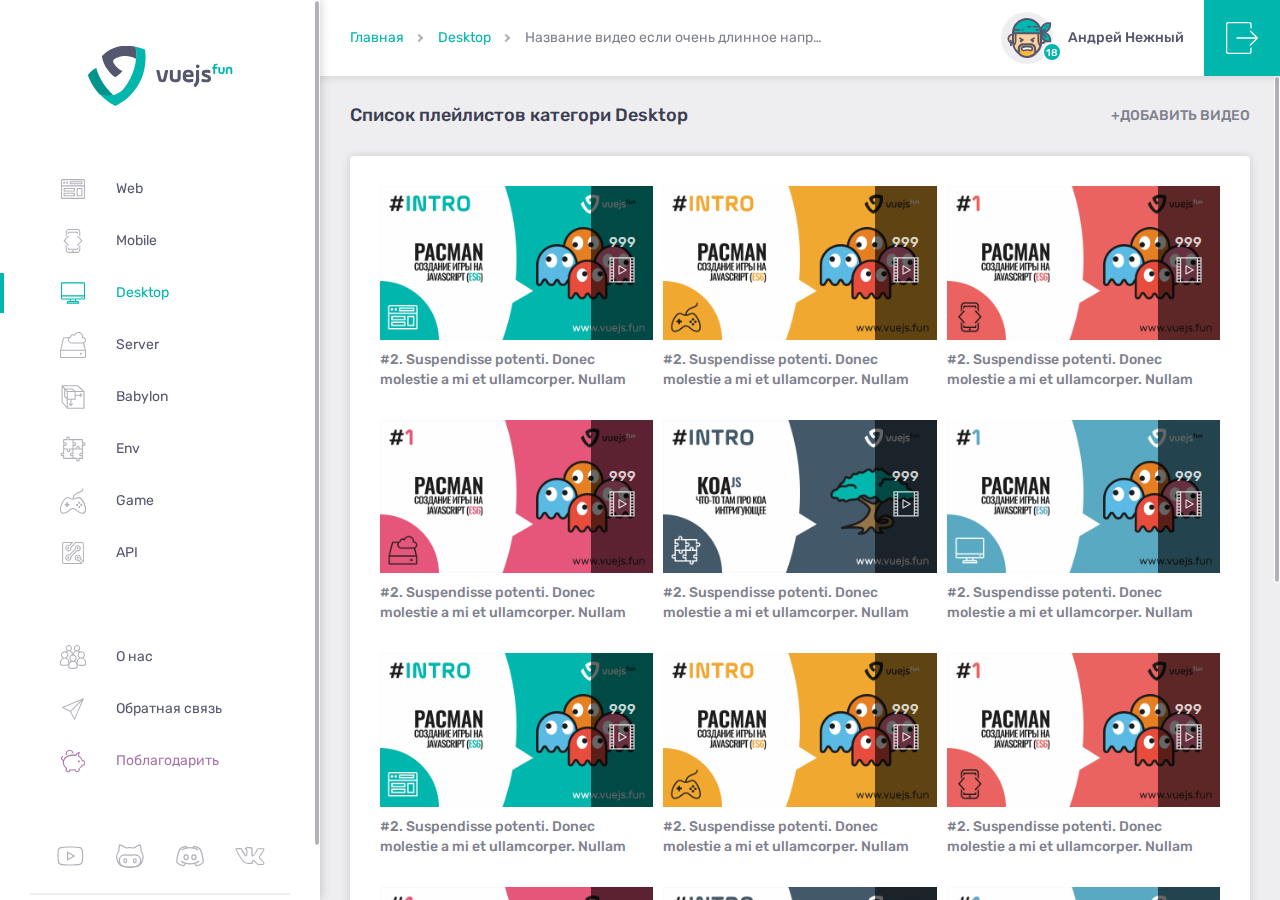
<file: playlists.html>
<!DOCTYPE html>
<html lang="ru">
<head>
    <meta charset="UTF-8">
    <meta name="viewport"
          content="width=device-width, initial-scale=1, maximum-scale=1, user-scalable=0, shrink-to-fit=no">
    <title>vuejs.fun | Playlists</title>
    <!--Basic meta tags-->
    <meta name="description" content="Add description!">
    <meta name="keywords" content="Add keywords">
    <meta name="author" content="vuejs.fun">
    <!--Favicon, by https://realfavicongenerator.net/-->
    <link rel="apple-touch-icon" sizes="180x180" href="img/favicon/apple-touch-icon.png">
    <link rel="icon" type="image/png" sizes="32x32" href="img/favicon/favicon-32x32.png">
    <link rel="icon" type="image/png" sizes="16x16" href="img/favicon/favicon-16x16.png">
    <link rel="manifest" href="img/favicon/manifest.json">
    <link rel="mask-icon" href="img/favicon/safari-pinned-tab.svg" color="#00b6ad">
    <link rel="shortcut icon" href="img/favicon/favicon.ico">
    <meta name="msapplication-config" content="img/favicon/browserconfig.xml">
    <meta name="theme-color" content="#ffffff">
    <!--Stylesheets-->
    <link rel="stylesheet" href="css/main.css">
</head>
<body>
<div id="app">
    <div id="app-header">
        <a href="#" class="mini-logo" title="На главную">
            <svg>
                <use xlink:href="img/sprite.svg#v-mini-logo"></use>
            </svg>
        </a>
        <div id="app-breadcrumbs">
            <ul>
                <li><a href="#">Главная</a></li>
                <li><a href="#">Desktop</a></li>
                <li>Название видео если очень длинное например такое</li>
            </ul>
        </div>
        <div id="app-user-area">
            <!--Is authorized-->
            <div class="authorized">
                <a href="#">
                    <div class="avatar">
                        <svg class="afc-1 asc-1">
                            <use xlink:href="img/sprite.svg#ava-special-1"></use>
                        </svg>
                        <span class="level">18</span>
                    </div>
                    <p>Андрей Нежный</p>
                </a>
                <a href="#">
                    <svg>
                        <use xlink:href="img/sprite.svg#icon-exit"></use>
                    </svg>
                </a>
            </div>
            <!--Guest-->
            <!--<div class="guest">-->
            <!--<a href="#">вход / регистрация</a>-->
            <!--</div>-->
        </div>
    </div>
    <div id="app-sidebar">
        <button id="burger" type="button">
            <span>
                <span></span>
            </span>
        </button>
        <div class="sbr-scroll">
            <a href="#" class="logo" title="На главную">
                <svg>
                    <use xlink:href="img/sprite.svg#v-logo"></use>
                </svg>
            </a>
            <nav>
                <a href="#" title="Web">
                    <svg>
                        <use xlink:href="img/sprite.svg#icon-web"></use>
                    </svg>
                    <span>Web</span>
                </a>
                <a href="#" title="Mobile">
                    <svg>
                        <use xlink:href="img/sprite.svg#icon-mobile"></use>
                    </svg>
                    <span>Mobile</span>
                </a>
                <a href="#" class="active" title="Desktop">
                    <svg>
                        <use xlink:href="img/sprite.svg#icon-desktop"></use>
                    </svg>
                    <span>Desktop</span>
                </a>
                <a href="#" title="Server">
                    <svg>
                        <use xlink:href="img/sprite.svg#icon-server"></use>
                    </svg>
                    <span>Server</span>
                </a>
                <a href="#" title="Babylon">
                    <svg>
                        <use xlink:href="img/sprite.svg#icon-babylon"></use>
                    </svg>
                    <span>Babylon</span>
                </a>
                <a href="#" title="Env">
                    <svg>
                        <use xlink:href="img/sprite.svg#icon-env"></use>
                    </svg>
                    <span>Env</span>
                </a>
                <a href="#" title="Game">
                    <svg>
                        <use xlink:href="img/sprite.svg#icon-game"></use>
                    </svg>
                    <span>Game</span>
                </a>
                <a href="#" title="API">
                    <svg>
                        <use xlink:href="img/sprite.svg#icon-api"></use>
                    </svg>
                    <span>API</span>
                </a>
                <a href="#" title="О нас">
                    <svg>
                        <use xlink:href="img/sprite.svg#icon-about"></use>
                    </svg>
                    <span>О нас</span>
                </a>
                <a href="#" title="Обратная связь">
                    <svg>
                        <use xlink:href="img/sprite.svg#icon-contacts"></use>
                    </svg>
                    <span>Обратная связь</span>
                </a>
                <a href="#" title="Поблагодарить">
                    <svg>
                        <use xlink:href="img/sprite.svg#icon-donate"></use>
                    </svg>
                    <span>Поблагодарить</span>
                </a>
            </nav>
            <footer>
                <ul>
                    <li><a href="#" class="youtube">
                        <svg>
                            <use xlink:href="img/sprite.svg#icon-youtube"></use>
                        </svg>
                    </a></li>
                    <li><a href="#" class="github">
                        <svg>
                            <use xlink:href="img/sprite.svg#icon-github"></use>
                        </svg>
                    </a></li>
                    <li><a href="#" class="discord">
                        <svg>
                            <use xlink:href="img/sprite.svg#icon-discord"></use>
                        </svg>
                    </a></li>
                    <li><a href="#" class="vk">
                        <svg>
                            <use xlink:href="img/sprite.svg#icon-vk"></use>
                        </svg>
                    </a></li>
                </ul>
                <div class="copyrights">
                    <p>&copy; vuejs.fun 2018</p>
                    <p>by <a href="http://barfi.ru" target="_blank">Barfi</a></p>
                </div>
            </footer>
        </div>
    </div>
    <div id="app-content" class="content-scroll">
        <div class="inner">
            <div class="heading-row">
                <div>
                    <h1>Список плейлистов категори Desktop</h1>
                    <a href="#" id="add-video" title="Добавить пользовательское видео">+добавить видео</a>
                </div>
            </div>
            <!-- Add special class for content-row "middle" for vertical centering -->
            <div class="content-row">
                <!-- Page content here -->
                <div id="app-playlists-page">
                    <div class="playlists-row">
                        <div class="video-item">
                            <a href="#">
                                <img src="img/previews/img-1.png" alt="video preview">
                                <div class="info">
                                    <div class="label">
                                        <span>999</span>
                                        <svg><use xlink:href="img/sprite.svg#icon-playlist"></use></svg>
                                    </div>
                                </div>
                                <div class="overlay">
                                    <span>к видеозаписям</span>
                                </div>
                            </a>
                            <h2><a href="#">#2. Suspendisse potenti. Donec molestie a mi et ullamcorper. Nullam
                                scelerisque se...</a></h2>
                        </div>
                        <div class="video-item">
                            <a href="#">
                                <img src="img/previews/img-2.png" alt="video preview">
                                <div class="info">
                                    <div class="label">
                                        <span>999</span>
                                        <svg><use xlink:href="img/sprite.svg#icon-playlist"></use></svg>
                                    </div>
                                </div>
                                <div class="overlay">
                                    <span>к видеозаписям</span>
                                </div>
                            </a>
                            <h2><a href="#">#2. Suspendisse potenti. Donec molestie a mi et ullamcorper. Nullam
                                scelerisque se...</a></h2>
                        </div>
                        <div class="video-item">
                            <a href="#">
                                <img src="img/previews/img-3.png" alt="video preview">
                                <div class="info">
                                    <div class="label">
                                        <span>999</span>
                                        <svg><use xlink:href="img/sprite.svg#icon-playlist"></use></svg>
                                    </div>
                                </div>
                                <div class="overlay">
                                    <span>к видеозаписям</span>
                                </div>
                            </a>
                            <h2><a href="#">#2. Suspendisse potenti. Donec molestie a mi et ullamcorper. Nullam
                                scelerisque se...</a></h2>
                        </div>
                        <div class="video-item">
                            <a href="#">
                                <img src="img/previews/img-4.png" alt="video preview">
                                <div class="info">
                                    <div class="label">
                                        <span>999</span>
                                        <svg><use xlink:href="img/sprite.svg#icon-playlist"></use></svg>
                                    </div>
                                </div>
                                <div class="overlay">
                                    <span>к видеозаписям</span>
                                </div>
                            </a>
                            <h2><a href="#">#2. Suspendisse potenti. Donec molestie a mi et ullamcorper. Nullam
                                scelerisque se...</a></h2>
                        </div>
                        <div class="video-item">
                            <a href="#">
                                <img src="img/previews/img-5.png" alt="video preview">
                                <div class="info">
                                    <div class="label">
                                        <span>999</span>
                                        <svg><use xlink:href="img/sprite.svg#icon-playlist"></use></svg>
                                    </div>
                                </div>
                                <div class="overlay">
                                    <span>к видеозаписям</span>
                                </div>
                            </a>
                            <h2><a href="#">#2. Suspendisse potenti. Donec molestie a mi et ullamcorper. Nullam
                                scelerisque se...</a></h2>
                        </div>
                        <div class="video-item">
                            <a href="#">
                                <img src="img/previews/img-6.png" alt="video preview">
                                <div class="info">
                                    <div class="label">
                                        <span>999</span>
                                        <svg><use xlink:href="img/sprite.svg#icon-playlist"></use></svg>
                                    </div>
                                </div>
                                <div class="overlay">
                                    <span>к видеозаписям</span>
                                </div>
                            </a>
                            <h2><a href="#">#2. Suspendisse potenti. Donec molestie a mi et ullamcorper. Nullam
                                scelerisque se...</a></h2>
                        </div>
                        <div class="video-item">
                            <a href="#">
                                <img src="img/previews/img-1.png" alt="video preview">
                                <div class="info">
                                    <div class="label">
                                        <span>999</span>
                                        <svg><use xlink:href="img/sprite.svg#icon-playlist"></use></svg>
                                    </div>
                                </div>
                                <div class="overlay">
                                    <span>к видеозаписям</span>
                                </div>
                            </a>
                            <h2><a href="#">#2. Suspendisse potenti. Donec molestie a mi et ullamcorper. Nullam
                                scelerisque se...</a></h2>
                        </div>
                        <div class="video-item">
                            <a href="#">
                                <img src="img/previews/img-2.png" alt="video preview">
                                <div class="info">
                                    <div class="label">
                                        <span>999</span>
                                        <svg><use xlink:href="img/sprite.svg#icon-playlist"></use></svg>
                                    </div>
                                </div>
                                <div class="overlay">
                                    <span>к видеозаписям</span>
                                </div>
                            </a>
                            <h2><a href="#">#2. Suspendisse potenti. Donec molestie a mi et ullamcorper. Nullam
                                scelerisque se...</a></h2>
                        </div>
                        <div class="video-item">
                            <a href="#">
                                <img src="img/previews/img-3.png" alt="video preview">
                                <div class="info">
                                    <div class="label">
                                        <span>999</span>
                                        <svg><use xlink:href="img/sprite.svg#icon-playlist"></use></svg>
                                    </div>
                                </div>
                                <div class="overlay">
                                    <span>к видеозаписям</span>
                                </div>
                            </a>
                            <h2><a href="#">#2. Suspendisse potenti. Donec molestie a mi et ullamcorper. Nullam
                                scelerisque se...</a></h2>
                        </div>
                        <div class="video-item">
                            <a href="#">
                                <img src="img/previews/img-4.png" alt="video preview">
                                <div class="info">
                                    <div class="label">
                                        <span>999</span>
                                        <svg><use xlink:href="img/sprite.svg#icon-playlist"></use></svg>
                                    </div>
                                </div>
                                <div class="overlay">
                                    <span>к видеозаписям</span>
                                </div>
                            </a>
                            <h2><a href="#">#2. Suspendisse potenti. Donec molestie a mi et ullamcorper. Nullam
                                scelerisque se...</a></h2>
                        </div>
                        <div class="video-item">
                            <a href="#">
                                <img src="img/previews/img-5.png" alt="video preview">
                                <div class="info">
                                    <div class="label">
                                        <span>999</span>
                                        <svg><use xlink:href="img/sprite.svg#icon-playlist"></use></svg>
                                    </div>
                                </div>
                                <div class="overlay">
                                    <span>к видеозаписям</span>
                                </div>
                            </a>
                            <h2><a href="#">#2. Suspendisse potenti. Donec molestie a mi et ullamcorper. Nullam
                                scelerisque se...</a></h2>
                        </div>
                        <div class="video-item">
                            <a href="#">
                                <img src="img/previews/img-6.png" alt="video preview">
                                <div class="info">
                                    <div class="label">
                                        <span>999</span>
                                        <svg><use xlink:href="img/sprite.svg#icon-playlist"></use></svg>
                                    </div>
                                </div>
                                <div class="overlay">
                                    <span>к видеозаписям</span>
                                </div>
                            </a>
                            <h2><a href="#">#2. Suspendisse potenti. Donec molestie a mi et ullamcorper. Nullam
                                scelerisque se...</a></h2>
                        </div>
                        <div class="video-item">
                            <a href="#">
                                <img src="img/previews/img-1.png" alt="video preview">
                                <div class="info">
                                    <div class="label">
                                        <span>999</span>
                                        <svg><use xlink:href="img/sprite.svg#icon-playlist"></use></svg>
                                    </div>
                                </div>
                                <div class="overlay">
                                    <span>к видеозаписям</span>
                                </div>
                            </a>
                            <h2><a href="#">#2. Suspendisse potenti. Donec molestie a mi et ullamcorper. Nullam
                                scelerisque se...</a></h2>
                        </div>
                        <div class="video-item">
                            <a href="#">
                                <img src="img/previews/img-2.png" alt="video preview">
                                <div class="info">
                                    <div class="label">
                                        <span>999</span>
                                        <svg><use xlink:href="img/sprite.svg#icon-playlist"></use></svg>
                                    </div>
                                </div>
                                <div class="overlay">
                                    <span>к видеозаписям</span>
                                </div>
                            </a>
                            <h2><a href="#">#2. Suspendisse potenti. Donec molestie a mi et ullamcorper. Nullam
                                scelerisque se...</a></h2>
                        </div>
                        <div class="video-item">
                            <a href="#">
                                <img src="img/previews/img-3.png" alt="video preview">
                                <div class="info">
                                    <div class="label">
                                        <span>999</span>
                                        <svg><use xlink:href="img/sprite.svg#icon-playlist"></use></svg>
                                    </div>
                                </div>
                                <div class="overlay">
                                    <span>к видеозаписям</span>
                                </div>
                            </a>
                            <h2><a href="#">#2. Suspendisse potenti. Donec molestie a mi et ullamcorper. Nullam
                                scelerisque se...</a></h2>
                        </div>
                    </div>
                </div>
            </div>
        </div>
    </div>
    <div id="overlay"></div>
</div>
<!--JavaScripts-->
<script src="js/jquery-3.3.1.min.js"></script>
<script src="js/jquery.nicescroll.min.js"></script>
<script src="js/main.js"></script>
</body>
</html>
</file>
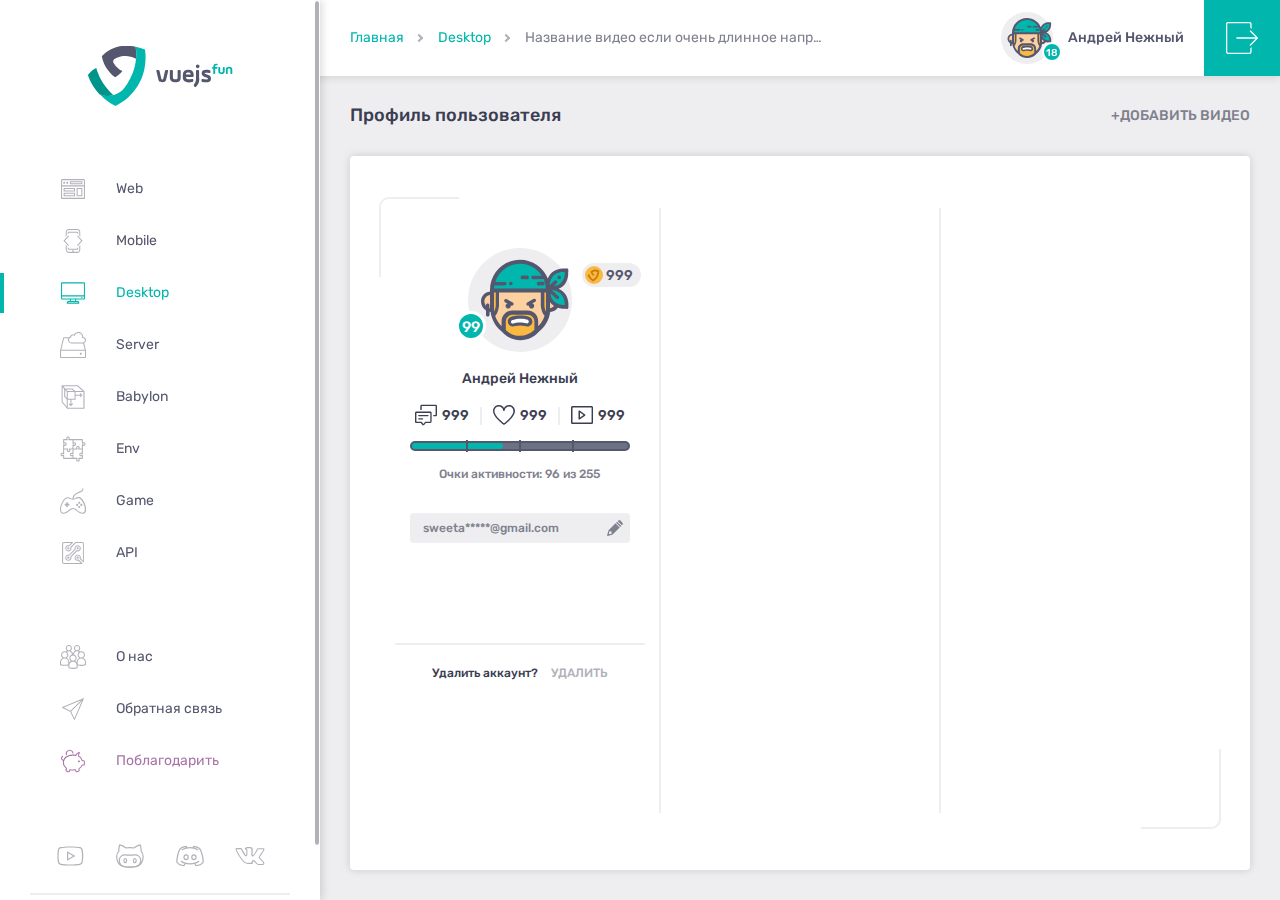
<file: profile.html>
<!DOCTYPE html>
<html lang="ru">
<head>
    <meta charset="UTF-8">
    <meta name="viewport"
          content="width=device-width, initial-scale=1, maximum-scale=1, user-scalable=0, shrink-to-fit=no">
    <title>vuejs.fun | Profile</title>
    <!--Basic meta tags-->
    <meta name="description" content="Add description!">
    <meta name="keywords" content="Add keywords">
    <meta name="author" content="vuejs.fun">
    <!--Favicon, by https://realfavicongenerator.net/-->
    <link rel="apple-touch-icon" sizes="180x180" href="img/favicon/apple-touch-icon.png">
    <link rel="icon" type="image/png" sizes="32x32" href="img/favicon/favicon-32x32.png">
    <link rel="icon" type="image/png" sizes="16x16" href="img/favicon/favicon-16x16.png">
    <link rel="manifest" href="img/favicon/manifest.json">
    <link rel="mask-icon" href="img/favicon/safari-pinned-tab.svg" color="#00b6ad">
    <link rel="shortcut icon" href="img/favicon/favicon.ico">
    <meta name="msapplication-config" content="img/favicon/browserconfig.xml">
    <meta name="theme-color" content="#ffffff">
    <!--Stylesheets-->
    <link rel="stylesheet" href="css/main.css">
</head>
<body>
<div id="app">
    <div id="app-header">
        <a href="#" class="mini-logo" title="На главную">
            <svg>
                <use xlink:href="img/sprite.svg#v-mini-logo"></use>
            </svg>
        </a>
        <div id="app-breadcrumbs">
            <ul>
                <li><a href="#">Главная</a></li>
                <li><a href="#">Desktop</a></li>
                <li>Название видео если очень длинное например такое</li>
            </ul>
        </div>
        <div id="app-user-area">
            <!--Is authorized-->
            <div class="authorized">
                <a href="#">
                    <div class="avatar">
                        <svg class="afc-1 asc-1">
                            <use xlink:href="img/sprite.svg#ava-special-1"></use>
                        </svg>
                        <span class="level">18</span>
                    </div>
                    <p>Андрей Нежный</p>
                </a>
                <a href="#">
                    <svg>
                        <use xlink:href="img/sprite.svg#icon-exit"></use>
                    </svg>
                </a>
            </div>
            <!--Guest-->
            <!--<div class="guest">-->
            <!--<a href="#">вход / регистрация</a>-->
            <!--</div>-->
        </div>
    </div>
    <div id="app-sidebar">
        <button id="burger" type="button">
            <span>
                <span></span>
            </span>
        </button>
        <div class="sbr-scroll">
            <a href="#" class="logo" title="На главную">
                <svg>
                    <use xlink:href="img/sprite.svg#v-logo"></use>
                </svg>
            </a>
            <nav>
                <a href="#" title="Web">
                    <svg>
                        <use xlink:href="img/sprite.svg#icon-web"></use>
                    </svg>
                    <span>Web</span>
                </a>
                <a href="#" title="Mobile">
                    <svg>
                        <use xlink:href="img/sprite.svg#icon-mobile"></use>
                    </svg>
                    <span>Mobile</span>
                </a>
                <a href="#" class="active" title="Desktop">
                    <svg>
                        <use xlink:href="img/sprite.svg#icon-desktop"></use>
                    </svg>
                    <span>Desktop</span>
                </a>
                <a href="#" title="Server">
                    <svg>
                        <use xlink:href="img/sprite.svg#icon-server"></use>
                    </svg>
                    <span>Server</span>
                </a>
                <a href="#" title="Babylon">
                    <svg>
                        <use xlink:href="img/sprite.svg#icon-babylon"></use>
                    </svg>
                    <span>Babylon</span>
                </a>
                <a href="#" title="Env">
                    <svg>
                        <use xlink:href="img/sprite.svg#icon-env"></use>
                    </svg>
                    <span>Env</span>
                </a>
                <a href="#" title="Game">
                    <svg>
                        <use xlink:href="img/sprite.svg#icon-game"></use>
                    </svg>
                    <span>Game</span>
                </a>
                <a href="#" title="API">
                    <svg>
                        <use xlink:href="img/sprite.svg#icon-api"></use>
                    </svg>
                    <span>API</span>
                </a>
                <a href="#" title="О нас">
                    <svg>
                        <use xlink:href="img/sprite.svg#icon-about"></use>
                    </svg>
                    <span>О нас</span>
                </a>
                <a href="#" title="Обратная связь">
                    <svg>
                        <use xlink:href="img/sprite.svg#icon-contacts"></use>
                    </svg>
                    <span>Обратная связь</span>
                </a>
                <a href="#" title="Поблагодарить">
                    <svg>
                        <use xlink:href="img/sprite.svg#icon-donate"></use>
                    </svg>
                    <span>Поблагодарить</span>
                </a>
            </nav>
            <footer>
                <ul>
                    <li><a href="#" class="youtube">
                        <svg>
                            <use xlink:href="img/sprite.svg#icon-youtube"></use>
                        </svg>
                    </a></li>
                    <li><a href="#" class="github">
                        <svg>
                            <use xlink:href="img/sprite.svg#icon-github"></use>
                        </svg>
                    </a></li>
                    <li><a href="#" class="discord">
                        <svg>
                            <use xlink:href="img/sprite.svg#icon-discord"></use>
                        </svg>
                    </a></li>
                    <li><a href="#" class="vk">
                        <svg>
                            <use xlink:href="img/sprite.svg#icon-vk"></use>
                        </svg>
                    </a></li>
                </ul>
                <div class="copyrights">
                    <p>&copy; vuejs.fun 2018</p>
                    <p>by <a href="http://barfi.ru" target="_blank">Barfi</a></p>
                </div>
            </footer>
        </div>
    </div>
    <div id="app-content" class="content-scroll">
        <div class="inner">
            <div class="heading-row">
                <div>
                    <h1>Профиль пользователя</h1>
                    <a href="#" id="add-video" title="Добавить пользовательское видео">+добавить видео</a>
                </div>
            </div>
            <!-- Add special class for content-row "middle" for vertical centering -->
            <div class="content-row middle">
                <!-- Page content here -->
                <div id="app-profile-page" class="clear">
                    <div class="user">
                        <div class="avatar">
                            <svg class="afc-1 asc-1"><use xlink:href="img/sprite.svg#ava-special-1"></use></svg>
                            <div class="level">99</div>
                            <div class="money">
                                <svg><use xlink:href="img/sprite.svg#icon-coin"></use></svg>
                                999
                            </div>
                        </div>
                        <h2>Андрей Нежный</h2>
                        <div class="info">
                            <div class="comments">
                                <svg><use xlink:href="img/sprite.svg#icon-comments"></use></svg>
                                999
                            </div>
                            <div class="sympathy">
                                <svg><use xlink:href="img/sprite.svg#icon-sympathy"></use></svg>
                                999
                            </div>
                            <div class="views">
                                <svg><use xlink:href="img/sprite.svg#icon-views"></use></svg>
                                999
                            </div>
                        </div>
                        <div class="exp">
                            <div class="bar">
                                <!-- 100% limit!!! -->
                                <div class="progress" style="width: 42%"></div>
                                <div class="point"></div>
                            </div>
                            <p>Очки активности: <span>96 из 255</span></p>
                        </div>
                        <form action="#" method="post">
                            <div class="field">
                                <input type="email" value="sweeta*****@gmail.com" disabled>
                                <button class="edit" type="button" disabled><svg><use xlink:href="img/sprite.svg#icon-edit"></use></svg></button>
                            </div>
                        </form>
                        <footer>
                            <p>
                                Удалить аккаунт?
                                <button>удалить</button>
                                <!--<button class="cancel">нет</button>-->
                            </p>
                        </footer>
                    </div>




                    <div class="collection"></div>
                    <div class="files"></div>
                </div>
            </div>
        </div>
    </div>
    <div id="overlay"></div>
</div>
<!--JavaScripts-->
<script src="js/jquery-3.3.1.min.js"></script>
<script src="js/jquery.nicescroll.min.js"></script>
<script src="js/main.js"></script>
</body>
</html>
</file>
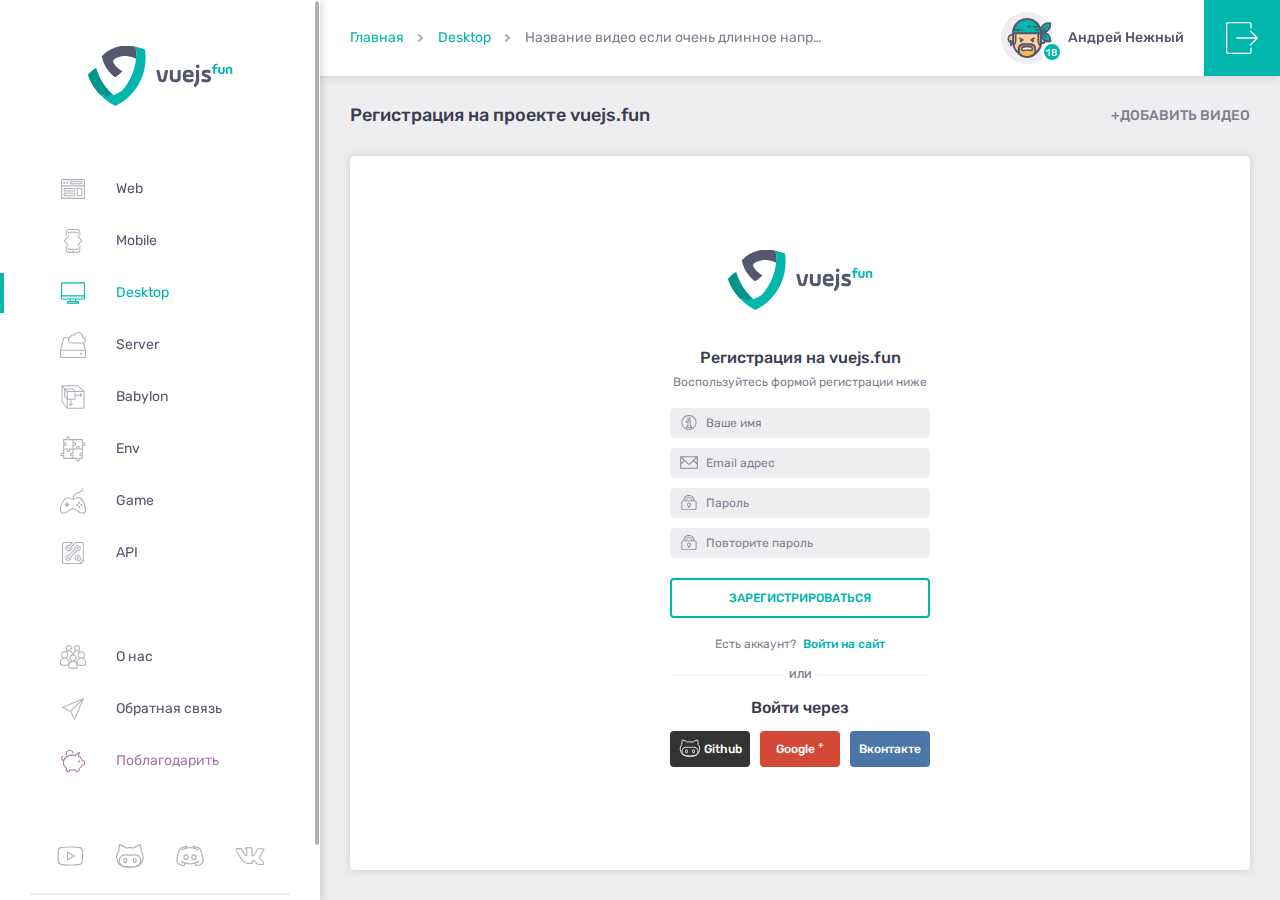
<file: registration.html>
<!DOCTYPE html>
<html lang="ru">
<head>
    <meta charset="UTF-8">
    <meta name="viewport"
          content="width=device-width, initial-scale=1, maximum-scale=1, user-scalable=0, shrink-to-fit=no">
    <title>vuejs.fun | Registration</title>
    <!--Basic meta tags-->
    <meta name="description" content="Add description!">
    <meta name="keywords" content="Add keywords">
    <meta name="author" content="vuejs.fun">
    <!--Favicon, by https://realfavicongenerator.net/-->
    <link rel="apple-touch-icon" sizes="180x180" href="img/favicon/apple-touch-icon.png">
    <link rel="icon" type="image/png" sizes="32x32" href="img/favicon/favicon-32x32.png">
    <link rel="icon" type="image/png" sizes="16x16" href="img/favicon/favicon-16x16.png">
    <link rel="manifest" href="img/favicon/manifest.json">
    <link rel="mask-icon" href="img/favicon/safari-pinned-tab.svg" color="#00b6ad">
    <link rel="shortcut icon" href="img/favicon/favicon.ico">
    <meta name="msapplication-config" content="img/favicon/browserconfig.xml">
    <meta name="theme-color" content="#ffffff">
    <!--Stylesheets-->
    <link rel="stylesheet" href="css/main.css">
</head>
<body>
<div id="app">
    <div id="app-header">
        <a href="#" class="mini-logo" title="На главную">
            <svg>
                <use xlink:href="img/sprite.svg#v-mini-logo"></use>
            </svg>
        </a>
        <div id="app-breadcrumbs">
            <ul>
                <li><a href="#">Главная</a></li>
                <li><a href="#">Desktop</a></li>
                <li>Название видео если очень длинное например такое</li>
            </ul>
        </div>
        <div id="app-user-area">
            <!--Is authorized-->
            <div class="authorized">
                <a href="#">
                    <div class="avatar">
                        <svg class="afc-1 asc-1">
                            <use xlink:href="img/sprite.svg#ava-special-1"></use>
                        </svg>
                        <span class="level">18</span>
                    </div>
                    <p>Андрей Нежный</p>
                </a>
                <a href="#">
                    <svg>
                        <use xlink:href="img/sprite.svg#icon-exit"></use>
                    </svg>
                </a>
            </div>
            <!--Guest-->
            <!--<div class="guest">-->
            <!--<a href="#">вход / регистрация</a>-->
            <!--</div>-->
        </div>
    </div>
    <div id="app-sidebar">
        <button id="burger" type="button">
            <span>
                <span></span>
            </span>
        </button>
        <div class="sbr-scroll">
            <a href="#" class="logo" title="На главную">
                <svg>
                    <use xlink:href="img/sprite.svg#v-logo"></use>
                </svg>
            </a>
            <nav>
                <a href="#" title="Web">
                    <svg>
                        <use xlink:href="img/sprite.svg#icon-web"></use>
                    </svg>
                    <span>Web</span>
                </a>
                <a href="#" title="Mobile">
                    <svg>
                        <use xlink:href="img/sprite.svg#icon-mobile"></use>
                    </svg>
                    <span>Mobile</span>
                </a>
                <a href="#" class="active" title="Desktop">
                    <svg>
                        <use xlink:href="img/sprite.svg#icon-desktop"></use>
                    </svg>
                    <span>Desktop</span>
                </a>
                <a href="#" title="Server">
                    <svg>
                        <use xlink:href="img/sprite.svg#icon-server"></use>
                    </svg>
                    <span>Server</span>
                </a>
                <a href="#" title="Babylon">
                    <svg>
                        <use xlink:href="img/sprite.svg#icon-babylon"></use>
                    </svg>
                    <span>Babylon</span>
                </a>
                <a href="#" title="Env">
                    <svg>
                        <use xlink:href="img/sprite.svg#icon-env"></use>
                    </svg>
                    <span>Env</span>
                </a>
                <a href="#" title="Game">
                    <svg>
                        <use xlink:href="img/sprite.svg#icon-game"></use>
                    </svg>
                    <span>Game</span>
                </a>
                <a href="#" title="API">
                    <svg>
                        <use xlink:href="img/sprite.svg#icon-api"></use>
                    </svg>
                    <span>API</span>
                </a>
                <a href="#" title="О нас">
                    <svg>
                        <use xlink:href="img/sprite.svg#icon-about"></use>
                    </svg>
                    <span>О нас</span>
                </a>
                <a href="#" title="Обратная связь">
                    <svg>
                        <use xlink:href="img/sprite.svg#icon-contacts"></use>
                    </svg>
                    <span>Обратная связь</span>
                </a>
                <a href="#" title="Поблагодарить">
                    <svg>
                        <use xlink:href="img/sprite.svg#icon-donate"></use>
                    </svg>
                    <span>Поблагодарить</span>
                </a>
            </nav>
            <footer>
                <ul>
                    <li><a href="#" class="youtube">
                        <svg>
                            <use xlink:href="img/sprite.svg#icon-youtube"></use>
                        </svg>
                    </a></li>
                    <li><a href="#" class="github">
                        <svg>
                            <use xlink:href="img/sprite.svg#icon-github"></use>
                        </svg>
                    </a></li>
                    <li><a href="#" class="discord">
                        <svg>
                            <use xlink:href="img/sprite.svg#icon-discord"></use>
                        </svg>
                    </a></li>
                    <li><a href="#" class="vk">
                        <svg>
                            <use xlink:href="img/sprite.svg#icon-vk"></use>
                        </svg>
                    </a></li>
                </ul>
                <div class="copyrights">
                    <p>&copy; vuejs.fun 2018</p>
                    <p>by <a href="http://barfi.ru" target="_blank">Barfi</a></p>
                </div>
            </footer>
        </div>
    </div>
    <div id="app-content" class="content-scroll">
        <div class="inner">
            <div class="heading-row">
                <div>
                    <h1>Регистрация на проекте vuejs.fun</h1>
                    <a href="#" id="add-video" title="Добавить пользовательское видео">+добавить видео</a>
                </div>
            </div>
            <!-- Add special class for content-row "middle" for vertical centering -->
            <div class="content-row middle">
                <!-- Page content here -->
                <div id="app-auth-page">
                    <a href="#" class="logo">
                        <svg><use xlink:href="img/sprite.svg#v-logo"></use></svg>
                    </a>
                    <h2>Регистрация на vuejs.fun</h2>
                    <p>Воспользуйтесь формой регистрации ниже</p>
                    <form action="#" method="post">
                        <div class="field">
                            <svg><use xlink:href="img/sprite.svg#icon-info"></use></svg>
                            <input type="text" placeholder="Ваше имя" title="Введите ваше имя">
                        </div>
                        <div class="field">
                            <svg><use xlink:href="img/sprite.svg#icon-mail"></use></svg>
                            <input type="email" placeholder="Email адрес" title="Введите ваш почтовый адрес">
                        </div>
                        <div class="field">
                            <svg><use xlink:href="img/sprite.svg#icon-password"></use></svg>
                            <input type="password" placeholder="Пароль" title="Введите ваш пароль">
                        </div>
                        <div class="field">
                            <svg><use xlink:href="img/sprite.svg#icon-password"></use></svg>
                            <input type="password" placeholder="Повторите пароль" title="Повторите ваш пароль">
                        </div>
                        <div class="field">
                            <button type="submit">Зарегистрироваться</button>
                        </div>
                    </form>
                    <p>Есть аккаунт? <a href="auth.html">Войти на сайт</a></p>
                    <div class="divider">
                        <span>или</span>
                    </div>
                    <h2>Войти через</h2>
                    <div class="socials">
                        <a href="#" class="gth">
                            <svg><use xlink:href="img/sprite.svg#icon-github"></use></svg>
                            <span>Github</span>
                        </a>
                        <a href="#" class="ggl">
                            <span>Google <sup>+</sup></span>
                        </a>
                        <a href="#" class="vk">
                            <span>Вконтакте</span>
                        </a>
                    </div>
                </div>
            </div>
        </div>
    </div>
    <div id="overlay"></div>
</div>
<!--JavaScripts-->
<script src="js/jquery-3.3.1.min.js"></script>
<script src="js/jquery.nicescroll.min.js"></script>
<script src="js/main.js"></script>
</body>
</html>
</file>
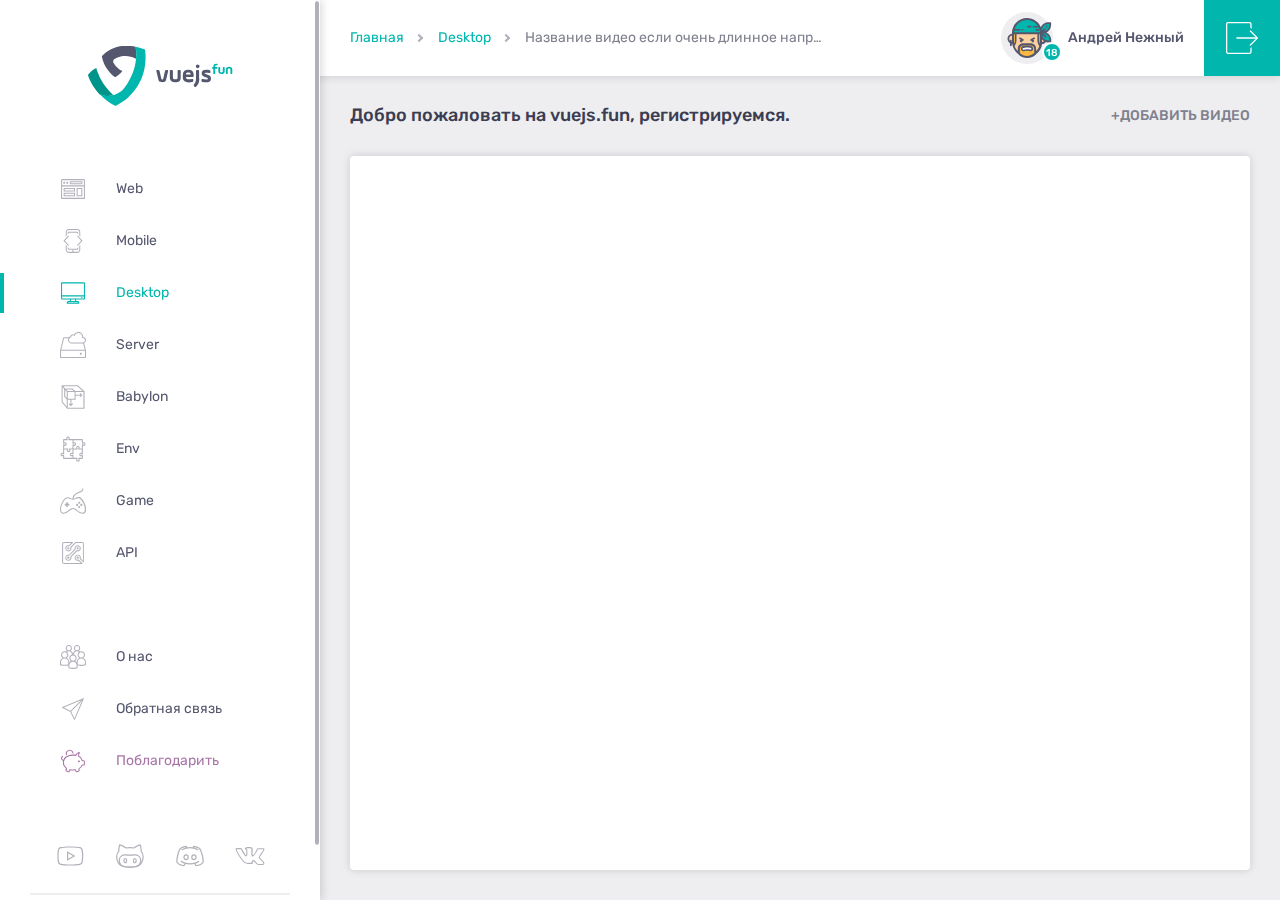
<file: video-inner.html>
<!DOCTYPE html>
<html lang="ru">
<head>
    <meta charset="UTF-8">
    <meta name="viewport"
          content="width=device-width, initial-scale=1, maximum-scale=1, user-scalable=0, shrink-to-fit=no">
    <title>vuejs.fun | Video inner</title>
    <!--Basic meta tags-->
    <meta name="description" content="Add description!">
    <meta name="keywords" content="Add keywords">
    <meta name="author" content="vuejs.fun">
    <!--Favicon, by https://realfavicongenerator.net/-->
    <link rel="apple-touch-icon" sizes="180x180" href="img/favicon/apple-touch-icon.png">
    <link rel="icon" type="image/png" sizes="32x32" href="img/favicon/favicon-32x32.png">
    <link rel="icon" type="image/png" sizes="16x16" href="img/favicon/favicon-16x16.png">
    <link rel="manifest" href="img/favicon/manifest.json">
    <link rel="mask-icon" href="img/favicon/safari-pinned-tab.svg" color="#00b6ad">
    <link rel="shortcut icon" href="img/favicon/favicon.ico">
    <meta name="msapplication-config" content="img/favicon/browserconfig.xml">
    <meta name="theme-color" content="#ffffff">
    <!--Stylesheets-->
    <link rel="stylesheet" href="css/main.css">
</head>
<body>
<div id="app">
    <div id="app-header">
        <a href="#" class="mini-logo" title="На главную">
            <svg>
                <use xlink:href="img/sprite.svg#v-mini-logo"></use>
            </svg>
        </a>
        <div id="app-breadcrumbs">
            <ul>
                <li><a href="#">Главная</a></li>
                <li><a href="#">Desktop</a></li>
                <li>Название видео если очень длинное например такое</li>
            </ul>
        </div>
        <div id="app-user-area">
            <!--Is authorized-->
            <div class="authorized">
                <a href="#">
                    <div class="avatar">
                        <svg class="afc-1 asc-1">
                            <use xlink:href="img/sprite.svg#ava-special-1"></use>
                        </svg>
                        <span class="level">18</span>
                    </div>
                    <p>Андрей Нежный</p>
                </a>
                <a href="#">
                    <svg>
                        <use xlink:href="img/sprite.svg#icon-exit"></use>
                    </svg>
                </a>
            </div>
            <!--Guest-->
            <!--<div class="guest">-->
            <!--<a href="#">вход / регистрация</a>-->
            <!--</div>-->
        </div>
    </div>
    <div id="app-sidebar">
        <button id="burger" type="button">
            <span>
                <span></span>
            </span>
        </button>
        <div class="sbr-scroll">
            <a href="#" class="logo" title="На главную">
                <svg>
                    <use xlink:href="img/sprite.svg#v-logo"></use>
                </svg>
            </a>
            <nav>
                <a href="#" title="Web">
                    <svg>
                        <use xlink:href="img/sprite.svg#icon-web"></use>
                    </svg>
                    <span>Web</span>
                </a>
                <a href="#" title="Mobile">
                    <svg>
                        <use xlink:href="img/sprite.svg#icon-mobile"></use>
                    </svg>
                    <span>Mobile</span>
                </a>
                <a href="#" class="active" title="Desktop">
                    <svg>
                        <use xlink:href="img/sprite.svg#icon-desktop"></use>
                    </svg>
                    <span>Desktop</span>
                </a>
                <a href="#" title="Server">
                    <svg>
                        <use xlink:href="img/sprite.svg#icon-server"></use>
                    </svg>
                    <span>Server</span>
                </a>
                <a href="#" title="Babylon">
                    <svg>
                        <use xlink:href="img/sprite.svg#icon-babylon"></use>
                    </svg>
                    <span>Babylon</span>
                </a>
                <a href="#" title="Env">
                    <svg>
                        <use xlink:href="img/sprite.svg#icon-env"></use>
                    </svg>
                    <span>Env</span>
                </a>
                <a href="#" title="Game">
                    <svg>
                        <use xlink:href="img/sprite.svg#icon-game"></use>
                    </svg>
                    <span>Game</span>
                </a>
                <a href="#" title="API">
                    <svg>
                        <use xlink:href="img/sprite.svg#icon-api"></use>
                    </svg>
                    <span>API</span>
                </a>
                <a href="#" title="О нас">
                    <svg>
                        <use xlink:href="img/sprite.svg#icon-about"></use>
                    </svg>
                    <span>О нас</span>
                </a>
                <a href="#" title="Обратная связь">
                    <svg>
                        <use xlink:href="img/sprite.svg#icon-contacts"></use>
                    </svg>
                    <span>Обратная связь</span>
                </a>
                <a href="#" title="Поблагодарить">
                    <svg>
                        <use xlink:href="img/sprite.svg#icon-donate"></use>
                    </svg>
                    <span>Поблагодарить</span>
                </a>
            </nav>
            <footer>
                <ul>
                    <li><a href="#" class="youtube">
                        <svg>
                            <use xlink:href="img/sprite.svg#icon-youtube"></use>
                        </svg>
                    </a></li>
                    <li><a href="#" class="github">
                        <svg>
                            <use xlink:href="img/sprite.svg#icon-github"></use>
                        </svg>
                    </a></li>
                    <li><a href="#" class="discord">
                        <svg>
                            <use xlink:href="img/sprite.svg#icon-discord"></use>
                        </svg>
                    </a></li>
                    <li><a href="#" class="vk">
                        <svg>
                            <use xlink:href="img/sprite.svg#icon-vk"></use>
                        </svg>
                    </a></li>
                </ul>
                <div class="copyrights">
                    <p>&copy; vuejs.fun 2018</p>
                    <p>by <a href="http://barfi.ru" target="_blank">Barfi</a></p>
                </div>
            </footer>
        </div>
    </div>
    <div id="app-content" class="content-scroll">
        <div class="inner">
            <div class="heading-row">
                <div>
                    <h1>Добро пожаловать на vuejs.fun, регистрируемся.</h1>
                    <a href="#" id="add-video" title="Добавить пользовательское видео">+добавить видео</a>
                </div>
            </div>
            <!-- Add special class for content-row "middle" for vertical centering -->
            <div class="content-row">
                <!-- Page content here -->
            </div>
        </div>
    </div>
    <div id="overlay"></div>
</div>
<!--JavaScripts-->
<script src="js/jquery-3.3.1.min.js"></script>
<script src="js/jquery.nicescroll.min.js"></script>
<script src="js/main.js"></script>
</body>
</html>
</file>
<file: css/main.css>
/* ===========================================
 * Vuejs.fun [http://vuejs.fun]
 * Mr.Barfi [https://github.com/Barfich]
 * Mr.qnpbgood [https://github.com/qnpbgood]
 * Developer's site [http://barfi.ru]
 * Version #1.0, Saint-Petersburg, 2018
 * ===========================================
 */
@import url("https://fonts.googleapis.com/css?family=Rubik:400,400i,500,500i,700,700i&subset=cyrillic");
/*! normalize.css v7.0.0 | MIT License | github.com/necolas/normalize.css */
html {
  -ms-text-size-adjust: 100%;
  -webkit-text-size-adjust: 100%; }

article,
aside,
footer,
header,
nav,
section,
main {
  display: block; }

hr {
  height: 0;
  overflow: visible; }

pre {
  font-family: monospace, monospace;
  font-size: 1em; }

a {
  background-color: transparent;
  -webkit-text-decoration-skip: objects; }

abbr[title] {
  border-bottom: none;
  text-decoration: underline;
  text-decoration: underline dotted; }

b,
strong {
  font-weight: inherit; }

b,
strong {
  font-weight: bolder; }

code,
kbd,
samp {
  font-family: monospace, monospace;
  font-size: 1em; }

dfn {
  font-style: italic; }

mark {
  background-color: #ff0;
  color: #000; }

small {
  font-size: 80%; }

sub,
sup {
  font-size: 75%;
  line-height: 0;
  position: relative;
  vertical-align: baseline; }

sub {
  bottom: -0.25em; }

sup {
  top: -0.5em; }

audio,
video {
  display: inline-block; }

audio:not([controls]) {
  display: none;
  height: 0; }

img {
  border-style: none; }

svg:not(:root) {
  overflow: hidden; }

button,
input,
optgroup,
select,
textarea {
  font-family: sans-serif;
  font-size: 100%;
  line-height: 1.15;
  margin: 0; }

button,
input {
  overflow: visible; }

button,
select {
  text-transform: none; }

button,
html [type="button"],
[type="reset"],
[type="submit"] {
  -webkit-appearance: button; }

button::-moz-focus-inner,
[type="button"]::-moz-focus-inner,
[type="reset"]::-moz-focus-inner,
[type="submit"]::-moz-focus-inner {
  border-style: none;
  padding: 0; }

button:-moz-focusring,
[type="button"]:-moz-focusring,
[type="reset"]:-moz-focusring,
[type="submit"]:-moz-focusring {
  outline: 1px dotted ButtonText; }

fieldset {
  padding: 0.35em 0.75em 0.625em; }

legend {
  box-sizing: border-box;
  color: inherit;
  display: table;
  max-width: 100%;
  padding: 0;
  white-space: normal; }

progress {
  display: inline-block;
  vertical-align: baseline; }

textarea {
  overflow: auto; }

[type="checkbox"],
[type="radio"] {
  box-sizing: border-box;
  padding: 0; }

[type="number"]::-webkit-inner-spin-button,
[type="number"]::-webkit-outer-spin-button {
  height: auto; }

[type="search"] {
  -webkit-appearance: textfield;
  outline-offset: -2px; }

[type="search"]::-webkit-search-cancel-button,
[type="search"]::-webkit-search-decoration {
  -webkit-appearance: none; }

::-webkit-file-upload-button {
  -webkit-appearance: button;
  font: inherit; }

details,
menu {
  display: block; }

summary {
  display: list-item; }

canvas {
  display: inline-block; }

template {
  display: none; }

[hidden] {
  display: none; }

.fl-l {
  float: left; }

.fl-r {
  float: right; }

.clear:before, .clear:after {
  content: '';
  display: table; }
.clear:after {
  clear: both; }

.ov-h {
  overflow: hidden; }

.ov-a {
  overflow: auto; }

.ov-s {
  overflow: scroll; }

body, p, h1, h2, h3, h4, h5, h6, ul, ol {
  margin: 0; }

body, ul, ol {
  padding: 0; }

*, *:before, *:after {
  -webkit-box-sizing: border-box;
  -moz-box-sizing: border-box;
  box-sizing: border-box; }

html {
  font-size: 10px;
  line-height: 1.4285714286;
  height: 100%; }

body {
  font-family: "Rubik", Arial, Tahoma, sans-serif;
  font-weight: normal;
  font-size: 14px;
  color: rgba(85, 87, 110, 0.9);
  background: #eeeef0;
  min-width: 320px;
  height: 100%;
  overflow: hidden; }

ul, ol {
  list-style: none; }

a {
  outline: none;
  text-decoration: none;
  color: #55576e;
  -webkit-transition: color .3s ease-in-out, background .3s ease-in-out, fill .3s ease-in-out, border .3s ease-in-out;
  -moz-transition: color .3s ease-in-out, background .3s ease-in-out, fill .3s ease-in-out, border .3s ease-in-out;
  -o-transition: color .3s ease-in-out, background .3s ease-in-out, fill .3s ease-in-out, border .3s ease-in-out;
  transition: color .3s ease-in-out, background .3s ease-in-out, fill .3s ease-in-out, border .3s ease-in-out; }
  a:hover, a:active {
    color: #00b6ad; }

em {
  font-style: normal; }

svg {
  display: block;
  width: 100%;
  height: 100%; }

#app {
  width: 100%;
  overflow: hidden;
  height: 100%;
  padding: 76px 0 0 320px; }
  @media (max-width: 1279px) {
    #app {
      padding-left: 66px;
      padding-top: 66px; } }
  @media (max-width: 467px) {
    #app {
      padding-left: 0; } }

#overlay {
  position: fixed;
  top: 0;
  right: 0;
  bottom: 0;
  left: 0;
  background: rgba(0, 0, 0, 0.7);
  z-index: 9;
  visibility: hidden;
  opacity: 0;
  -webkit-transition: all 0.3s ease-in-out;
  -moz-transition: all 0.3s ease-in-out;
  -o-transition: all 0.3s ease-in-out;
  transition: all 0.3s ease-in-out; }
  #overlay.sb-open {
    visibility: visible;
    opacity: 1; }

#app-content {
  overflow: auto;
  -webkit-transition: transform 0.3s ease-in-out;
  -moz-transition: transform 0.3s ease-in-out;
  -o-transition: transform 0.3s ease-in-out;
  transition: transform 0.3s ease-in-out;
  position: relative; }
  #app-content.sb-open {
    -o-transform: translateX(254px);
    -ms-transform: translateX(254px);
    -moz-transform: translateX(254px);
    -webkit-transform: translateX(254px);
    transform: translateX(254px); }

.afc-1 {
  color: #00b6ad; }
.afc-2 {
  color: #dc626f; }
.afc-3 {
  color: #8199a3; }
.afc-4 {
  color: #08aac7; }
.afc-5 {
  color: #7d7870; }
.afc-6 {
  color: #726680; }
.afc-7 {
  color: #66CC99; }
.afc-8 {
  color: #44BBFF; }

.asc-1 {
  fill: #fcb941; }
.asc-2 {
  fill: #ff7055; }
.asc-3 {
  fill: #7d7870; }
.asc-4 {
  fill: #08aac7; }
.asc-5 {
  fill: #726680; }
.asc-6 {
  fill: #BE8B5C; }
.asc-7 {
  fill: #9E58DC; }
.asc-8 {
  fill: #409C97; }

#app-header {
  min-height: 76px;
  background: #fff;
  position: fixed;
  top: 0;
  width: 100%;
  left: 0;
  padding-left: 320px;
  overflow: hidden;
  z-index: 9;
  -webkit-transition: transform 0.3s ease-in-out;
  -moz-transition: transform 0.3s ease-in-out;
  -o-transition: transform 0.3s ease-in-out;
  transition: transform 0.3s ease-in-out;
  -webkit-box-shadow: 0 2px 8px 0 rgba(0, 0, 0, 0.1);
  -moz-box-shadow: 0 2px 8px 0 rgba(0, 0, 0, 0.1);
  box-shadow: 0 2px 8px 0 rgba(0, 0, 0, 0.1); }
  @media (max-width: 1279px) {
    #app-header {
      padding-left: 0;
      min-height: 66px; } }
  #app-header.sb-open {
    -o-transform: translateX(254px);
    -ms-transform: translateX(254px);
    -moz-transform: translateX(254px);
    -webkit-transform: translateX(254px);
    transform: translateX(254px); }

.mini-logo {
  float: left;
  display: none;
  height: 66px;
  width: 66px;
  padding: 13px; }
  .mini-logo:hover, .mini-logo:active {
    background: #f6f6f7; }
  @media (min-width: 468px) and (max-width: 1279px) {
    .mini-logo {
      display: block; } }

#app-breadcrumbs {
  float: left; }
  @media (max-width: 1023px) {
    #app-breadcrumbs {
      display: none; } }
  #app-breadcrumbs ul {
    overflow: hidden;
    padding: 0 30px; }
    @media (max-width: 1279px) {
      #app-breadcrumbs ul {
        padding: 0 17px; } }
    #app-breadcrumbs ul li {
      line-height: 76px;
      float: left;
      position: relative;
      padding-right: 19px;
      margin-right: 15px;
      color: #7f818e;
      max-width: 300px;
      overflow: hidden;
      white-space: nowrap;
      text-overflow: ellipsis; }
      @media (max-width: 1279px) {
        #app-breadcrumbs ul li {
          line-height: 66px; } }
      #app-breadcrumbs ul li:after {
        content: '';
        display: block;
        width: 6px;
        height: 6px;
        border: 2px solid #b1b1ba;
        border-top: transparent;
        border-left: transparent;
        -o-transform: rotate(-45deg);
        -ms-transform: rotate(-45deg);
        -moz-transform: rotate(-45deg);
        -webkit-transform: rotate(-45deg);
        transform: rotate(-45deg);
        position: absolute;
        right: 1px;
        top: 50%;
        margin-top: -3px; }
      #app-breadcrumbs ul li:last-child {
        padding: 0;
        margin: 0; }
      #app-breadcrumbs ul li:last-child:after {
        display: none; }
      #app-breadcrumbs ul li a {
        color: #00b6ad; }
        #app-breadcrumbs ul li a:hover, #app-breadcrumbs ul li a:active {
          color: #55576e; }

#app-user-area {
  float: right; }
  #app-user-area .guest {
    line-height: 76px;
    padding: 0 30px; }
    @media (max-width: 1279px) {
      #app-user-area .guest {
        line-height: 66px; } }
    #app-user-area .guest a {
      text-transform: uppercase;
      display: inline-block;
      line-height: 1;
      border: 2px solid #00b6ad;
      color: #00b6ad;
      -webkit-border-radius: 4px;
      -moz-border-radius: 4px;
      border-radius: 4px;
      font-weight: 500;
      font-size: 12px;
      padding: 12px 22px; }
      #app-user-area .guest a:hover, #app-user-area .guest a:active {
        color: #55576e;
        border: 2px solid #55576e; }
  #app-user-area .authorized {
    overflow: hidden; }
    #app-user-area .authorized a {
      display: block;
      line-height: 76px;
      float: left;
      position: relative; }
      @media (max-width: 1279px) {
        #app-user-area .authorized a {
          line-height: 66px; } }
      #app-user-area .authorized a:first-child {
        padding: 0 20px 0 87px;
        color: #55576e;
        font-weight: 500; }
        #app-user-area .authorized a:first-child:hover, #app-user-area .authorized a:first-child:active {
          background: #f6f6f7; }
        #app-user-area .authorized a:first-child:hover > .avatar .level, #app-user-area .authorized a:first-child:active > .avatar .level {
          border-color: #f6f6f7; }
        @media (max-width: 467px) {
          #app-user-area .authorized a:first-child {
            padding: 0 5px 0 87px;
            height: 66px; } }
        @media (max-width: 467px) {
          #app-user-area .authorized a:first-child p {
            display: none; } }
      #app-user-area .authorized a .avatar {
        position: absolute;
        top: 50%;
        left: 20px;
        margin-top: -26px;
        width: 52px;
        height: 52px; }
        #app-user-area .authorized a .avatar .level {
          position: absolute;
          display: block;
          background: #00b6ad;
          width: 20px;
          height: 20px;
          border: 2px solid #fff;
          -webkit-border-radius: 50%;
          -moz-border-radius: 50%;
          border-radius: 50%;
          text-align: center;
          line-height: 18px;
          bottom: 2px;
          right: -9px;
          font-size: 10px;
          font-weight: 500;
          color: #fff;
          -webkit-transition: all 0.3s ease-in-out;
          -moz-transition: all 0.3s ease-in-out;
          -o-transition: all 0.3s ease-in-out;
          transition: all 0.3s ease-in-out; }
      #app-user-area .authorized a:last-child {
        height: 76px;
        width: 76px;
        padding: 22px;
        background: #00b6ad; }
        #app-user-area .authorized a:last-child svg {
          width: 32px;
          height: 32px;
          margin: 0 auto; }
        @media (max-width: 1279px) {
          #app-user-area .authorized a:last-child {
            height: 66px;
            width: 66px;
            padding: 20px; }
            #app-user-area .authorized a:last-child svg {
              width: 26px;
              height: 26px; } }
        #app-user-area .authorized a:last-child:hover, #app-user-area .authorized a:last-child:active {
          background: #55576e; }

#app-sidebar {
  background: #fff;
  position: fixed;
  top: 0;
  bottom: 0;
  left: 0;
  width: 320px;
  -webkit-box-shadow: 2px 0 8px 0 rgba(0, 0, 0, 0.15);
  -moz-box-shadow: 2px 0 8px 0 rgba(0, 0, 0, 0.15);
  box-shadow: 2px 0 8px 0 rgba(0, 0, 0, 0.15);
  z-index: 10;
  -webkit-transition: transform 0.3s ease-in-out;
  -moz-transition: transform 0.3s ease-in-out;
  -o-transition: transform 0.3s ease-in-out;
  transition: transform 0.3s ease-in-out; }
  @media (min-width: 468px) and (max-width: 1279px) {
    #app-sidebar {
      width: 66px;
      padding-top: 66px;
      z-index: 8; } }
  @media (max-width: 467px) {
    #app-sidebar {
      left: auto;
      right: 100%;
      width: 254px;
      -webkit-box-shadow: none;
      -moz-box-shadow: none;
      box-shadow: none; } }
  #app-sidebar.sb-open {
    -o-transform: translateX(254px);
    -ms-transform: translateX(254px);
    -moz-transform: translateX(254px);
    -webkit-transform: translateX(254px);
    transform: translateX(254px); }
  #app-sidebar .logo {
    margin: 0 auto;
    margin-bottom: 63px;
    display: block;
    height: 60px;
    width: 150px;
    color: #00b6ad; }
    #app-sidebar .logo:hover, #app-sidebar .logo:active {
      color: #55576e; }
    @media (min-width: 468px) and (max-width: 1279px) {
      #app-sidebar .logo {
        display: none; } }
  #app-sidebar .sbr-scroll {
    height: 100%;
    padding-top: 46px; }
    @media (min-width: 468px) and (max-width: 1279px) {
      #app-sidebar .sbr-scroll {
        padding-top: 40px; } }
  #app-sidebar nav {
    margin-bottom: 63px; }
    @media (min-width: 468px) and (max-width: 1279px) {
      #app-sidebar nav {
        margin-bottom: 52px; } }
    #app-sidebar nav a {
      position: relative;
      padding-left: 116px;
      padding-right: 30px;
      display: block;
      line-height: 40px;
      margin-bottom: 12px; }
      @media (min-width: 468px) and (max-width: 1279px) {
        #app-sidebar nav a {
          padding: 0;
          height: 52px;
          margin-bottom: 0; } }
      @media (max-width: 467px) {
        #app-sidebar nav a {
          padding-left: 96px; } }
      @media (min-width: 468px) and (max-width: 1279px) {
        #app-sidebar nav a span {
          display: none; } }
      #app-sidebar nav a.active {
        color: #00b6ad; }
      @media (min-width: 468px) and (max-width: 1279px) {
        #app-sidebar nav a:hover, #app-sidebar nav a:active, #app-sidebar nav a.active {
          background: #f6f6f7; } }
      #app-sidebar nav a:last-child {
        margin-bottom: 0;
        color: #a875a7; }
        #app-sidebar nav a:last-child svg {
          color: #a875a7 !important; }
        #app-sidebar nav a:last-child.active:before {
          background: #a875a7; }
        #app-sidebar nav a:last-child:hover:before {
          background: #a875a7 !important; }
      #app-sidebar nav a:nth-last-child(4) {
        margin-bottom: 64px; }
        @media (min-width: 468px) and (max-width: 1279px) {
          #app-sidebar nav a:nth-last-child(4) {
            margin-bottom: 52px; } }
      #app-sidebar nav a:before {
        content: '';
        display: block;
        width: 4px;
        height: 40px;
        position: absolute;
        left: 0;
        top: 50%;
        margin-top: -20px;
        background: transparent;
        visibility: hidden;
        -webkit-transition: background 0.3s ease-in-out;
        -moz-transition: background 0.3s ease-in-out;
        -o-transition: background 0.3s ease-in-out;
        transition: background 0.3s ease-in-out; }
      #app-sidebar nav a:hover:before, #app-sidebar nav a.active:before {
        background: #00b6ad;
        visibility: visible; }
      #app-sidebar nav a svg {
        width: 26px;
        height: 26px;
        position: absolute;
        top: 50%;
        left: 60px;
        margin-top: -13px;
        color: #b1b1ba;
        -webkit-transition: color 0.3s ease-in-out;
        -moz-transition: color 0.3s ease-in-out;
        -o-transition: color 0.3s ease-in-out;
        transition: color 0.3s ease-in-out; }
        @media (min-width: 468px) and (max-width: 1279px) {
          #app-sidebar nav a svg {
            left: 20px; } }
        @media (max-width: 467px) {
          #app-sidebar nav a svg {
            left: 40px; } }
      #app-sidebar nav a:hover > svg, #app-sidebar nav a.active > svg {
        color: #00b6ad; }
  #app-sidebar footer {
    padding: 0 30px 25px; }
    @media (min-width: 468px) and (max-width: 1279px) {
      #app-sidebar footer {
        padding: 0 0 40px; } }
    #app-sidebar footer ul {
      text-align: center;
      font-size: 0;
      line-height: 1;
      padding-bottom: 25px;
      border-bottom: 2px solid #eeeef0; }
      @media (min-width: 468px) and (max-width: 1279px) {
        #app-sidebar footer ul {
          padding-bottom: 0;
          border-bottom: none; } }
      #app-sidebar footer ul li {
        display: inline-block;
        margin-right: 30px; }
        #app-sidebar footer ul li:last-child {
          margin-right: 0; }
        @media (min-width: 468px) and (max-width: 1279px) {
          #app-sidebar footer ul li {
            display: block;
            margin-right: 0;
            margin-bottom: 0; } }
        @media (max-width: 467px) {
          #app-sidebar footer ul li {
            margin-right: 24px; } }
        #app-sidebar footer ul li a {
          display: block;
          width: 30px;
          height: 24px;
          color: #b1b1ba; }
          #app-sidebar footer ul li a:hover, #app-sidebar footer ul li a:active {
            color: #00b6ad; }
          @media (min-width: 468px) and (max-width: 1279px) {
            #app-sidebar footer ul li a {
              width: auto;
              height: 52px;
              padding: 14px 0; }
              #app-sidebar footer ul li a:hover, #app-sidebar footer ul li a:active {
                background: #f6f6f7; } }
          #app-sidebar footer ul li a svg {
            display: block !important; }
    #app-sidebar footer .copyrights {
      overflow: hidden;
      padding-top: 25px; }
      @media (min-width: 468px) and (max-width: 1279px) {
        #app-sidebar footer .copyrights {
          display: none; } }
      #app-sidebar footer .copyrights p {
        line-height: 1;
        font-size: 12px;
        font-weight: 400;
        color: #888999; }
        #app-sidebar footer .copyrights p a {
          color: #00b6ad; }
          #app-sidebar footer .copyrights p a:hover, #app-sidebar footer .copyrights p a:active {
            color: #55576e; }
        #app-sidebar footer .copyrights p:first-child {
          float: left; }
        #app-sidebar footer .copyrights p:last-child {
          float: right; }

#burger {
  position: absolute;
  top: 0;
  left: 100%;
  width: 66px;
  height: 66px;
  background: transparent;
  border: none;
  outline: none;
  padding: 20px;
  display: none;
  cursor: pointer;
  -webkit-transition: all 0.3s ease-in-out;
  -moz-transition: all 0.3s ease-in-out;
  -o-transition: all 0.3s ease-in-out;
  transition: all 0.3s ease-in-out; }
  @media (max-width: 467px) {
    #burger {
      display: block; } }
  #burger > span {
    display: block;
    position: relative;
    height: 100%;
    width: 100%; }
    #burger > span > span {
      display: block;
      width: 100%;
      height: 4px;
      background: #b1b1ba;
      position: absolute;
      top: 50%;
      left: 0;
      margin-top: -2px;
      -webkit-border-radius: 2px;
      -moz-border-radius: 2px;
      border-radius: 2px;
      -webkit-transition: all 0.3s ease-in-out;
      -moz-transition: all 0.3s ease-in-out;
      -o-transition: all 0.3s ease-in-out;
      transition: all 0.3s ease-in-out; }
      #burger > span > span:before, #burger > span > span:after {
        content: '';
        display: block;
        width: 100%;
        height: 4px;
        position: absolute;
        background: #b1b1ba;
        -webkit-border-radius: 2px;
        -moz-border-radius: 2px;
        border-radius: 2px;
        left: 0;
        -webkit-transition: all 0.3s ease-in-out;
        -moz-transition: all 0.3s ease-in-out;
        -o-transition: all 0.3s ease-in-out;
        transition: all 0.3s ease-in-out; }
      #burger > span > span:before {
        top: -8px; }
      #burger > span > span:after {
        bottom: -8px; }
  #burger.sb-open > span > span {
    background: transparent; }
    #burger.sb-open > span > span:before {
      top: 0;
      -o-transform: rotate(45deg);
      -ms-transform: rotate(45deg);
      -moz-transform: rotate(45deg);
      -webkit-transform: rotate(45deg);
      transform: rotate(45deg); }
    #burger.sb-open > span > span:after {
      bottom: 0;
      -o-transform: rotate(-45deg);
      -ms-transform: rotate(-45deg);
      -moz-transform: rotate(-45deg);
      -webkit-transform: rotate(-45deg);
      transform: rotate(-45deg); }

#app-content {
  height: 100%; }
  #app-content > .inner {
    padding: 30px;
    width: 100%;
    height: 100%;
    display: table; }
    @media (max-width: 767px) {
      #app-content > .inner {
        padding: 30px 15px 15px; } }
    @media (max-width: 467px) {
      #app-content > .inner {
        padding: 30px 0 0 0; } }
    #app-content > .inner .heading-row {
      display: table-row;
      height: 1px; }
      #app-content > .inner .heading-row > div {
        padding-bottom: 30px;
        overflow: hidden;
        text-align: center; }
        @media (max-width: 467px) {
          #app-content > .inner .heading-row > div {
            padding: 0 15px 30px; } }
      #app-content > .inner .heading-row h1 {
        float: left;
        font-size: 18px;
        font-weight: 500;
        line-height: 1;
        color: #3b3d52;
        text-align: left; }
        @media (max-width: 767px) {
          #app-content > .inner .heading-row h1 {
            float: none;
            line-height: inherit;
            margin-bottom: 20px;
            text-align: center; } }
      #app-content > .inner .heading-row a {
        float: right;
        display: inline-block;
        padding: 0;
        line-height: 20px;
        font-family: "Rubik", Arial, Tahoma, sans-serif;
        font-size: 14px;
        font-weight: 500;
        text-transform: uppercase;
        color: #7f818e; }
        #app-content > .inner .heading-row a:hover, #app-content > .inner .heading-row a:active {
          color: #00b6ad; }
        @media (max-width: 767px) {
          #app-content > .inner .heading-row a {
            float: none; } }
    #app-content > .inner .content-row {
      width: 100%;
      height: 100%;
      background: #fff;
      padding: 30px;
      display: table-cell;
      vertical-align: top;
      -webkit-border-radius: 4px;
      -moz-border-radius: 4px;
      border-radius: 4px;
      -webkit-box-shadow: 0 0 8px 0 rgba(0, 0, 0, 0.15);
      -moz-box-shadow: 0 0 8px 0 rgba(0, 0, 0, 0.15);
      box-shadow: 0 0 8px 0 rgba(0, 0, 0, 0.15); }
      #app-content > .inner .content-row.middle {
        vertical-align: middle; }
      @media (max-width: 767px) {
        #app-content > .inner .content-row {
          padding: 30px 15px; } }
      @media (max-width: 467px) {
        #app-content > .inner .content-row {
          -webkit-box-shadow: none;
          -moz-box-shadow: none;
          box-shadow: none;
          -webkit-border-radius: 0;
          -moz-border-radius: 0;
          border-radius: 0; } }

#app-home-page h2 {
  font-size: 16px;
  font-weight: 500;
  line-height: 1;
  color: #3b3d52;
  margin-bottom: 30px; }
#app-home-page .typography {
  padding-bottom: 30px; }
  #app-home-page .typography a {
    color: #00b6ad; }
    #app-home-page .typography a:hover, #app-home-page .typography a:active {
      color: #7f818e; }
#app-home-page .row {
  margin: 0 -15px; }
  #app-home-page .row > .col {
    float: left;
    min-height: 1px;
    padding: 0 15px; }
#app-home-page .about {
  width: 50%; }
  @media (max-width: 1699px) {
    #app-home-page .about {
      width: 100%; } }
  #app-home-page .about .statistic {
    position: relative;
    background: #fbfbfb;
    padding-top: 30px;
    margin-bottom: 30px;
    -webkit-border-radius: 10px;
    -moz-border-radius: 10px;
    border-radius: 10px; }
    #app-home-page .about .statistic:before, #app-home-page .about .statistic:after {
      content: '';
      display: block;
      position: absolute;
      width: 80px;
      height: 80px;
      border: 2px solid #eeeef0;
      -webkit-border-top-left-radius: 10px;
      -moz-border-radius-topleft: 10px;
      border-top-left-radius: 10px;
      border-bottom: none;
      border-right: none; }
    #app-home-page .about .statistic:before {
      top: -1px;
      left: -1px; }
    #app-home-page .about .statistic:after {
      bottom: -1px;
      right: -1px;
      -o-transform: scale(-1, -1);
      -ms-transform: scale(-1, -1);
      -moz-transform: scale(-1, -1);
      -webkit-transform: scale(-1, -1);
      transform: scale(-1, -1); }
    #app-home-page .about .statistic .box {
      width: 25%;
      margin-bottom: 30px; }
      @media (max-width: 767px) {
        #app-home-page .about .statistic .box {
          width: 50%; } }
      #app-home-page .about .statistic .box .icon {
        margin: 0 auto 10px auto;
        position: relative;
        width: 100px;
        height: 100px;
        background: #eeeef0;
        -webkit-border-radius: 50%;
        -moz-border-radius: 50%;
        border-radius: 50%;
        overflow: hidden;
        color: #55576e;
        -webkit-transition: color 0.3s ease-in-out;
        -moz-transition: color 0.3s ease-in-out;
        -o-transition: color 0.3s ease-in-out;
        transition: color 0.3s ease-in-out; }
        #app-home-page .about .statistic .box .icon:hover {
          color: #00b6ad; }
        #app-home-page .about .statistic .box .icon svg {
          height: 48px;
          width: 48px;
          margin: 0 auto;
          position: absolute;
          top: 50%;
          left: 50%;
          -o-transform: translate(-50%, -50%);
          -ms-transform: translate(-50%, -50%);
          -moz-transform: translate(-50%, -50%);
          -webkit-transform: translate(-50%, -50%);
          transform: translate(-50%, -50%); }
      #app-home-page .about .statistic .box p {
        text-align: center;
        font-size: 40px;
        font-weight: 400;
        line-height: 1; }
        #app-home-page .about .statistic .box p span {
          font-size: 20px;
          display: block; }
  #app-home-page .about footer {
    margin-bottom: 30px;
    overflow: hidden;
    text-align: center; }
    #app-home-page .about footer p {
      text-align: left;
      float: left;
      width: 100%;
      margin-right: -178px;
      padding-right: 208px; }
      @media (max-width: 767px) {
        #app-home-page .about footer p {
          float: none;
          margin-right: 0;
          padding-right: 0;
          margin-bottom: 30px; } }
    #app-home-page .about footer a {
      float: right;
      width: 178px;
      text-align: center;
      display: block;
      color: #00b6ad;
      border: 2px solid #00b6ad;
      -webkit-border-radius: 4px;
      -moz-border-radius: 4px;
      border-radius: 4px;
      font-size: 14px;
      font-weight: 500;
      text-transform: uppercase;
      line-height: 1;
      padding: 9px 0 7px 0; }
      #app-home-page .about footer a:hover, #app-home-page .about footer a:active {
        color: #55576e;
        border: 2px solid #55576e; }
      @media (max-width: 767px) {
        #app-home-page .about footer a {
          float: none;
          display: inline-block; } }
#app-home-page .top {
  width: 25%;
  margin-bottom: 30px; }
  @media (max-width: 1699px) {
    #app-home-page .top {
      width: 50%; } }
  @media (max-width: 767px) {
    #app-home-page .top {
      width: 100%; } }
  #app-home-page .top ul li {
    padding: 10px;
    position: relative;
    background: #fbfbfb;
    margin-bottom: 10px;
    -webkit-border-radius: 10px;
    -moz-border-radius: 10px;
    border-radius: 10px;
    height: 72px; }
    #app-home-page .top ul li:last-child {
      margin-bottom: 0; }
    #app-home-page .top ul li:before, #app-home-page .top ul li:after {
      content: '';
      display: block;
      position: absolute;
      width: 36px;
      height: 36px;
      border: 2px solid #eeeef0;
      -webkit-border-top-left-radius: 10px;
      -moz-border-radius-topleft: 10px;
      border-top-left-radius: 10px;
      border-bottom: none;
      border-right: none; }
    #app-home-page .top ul li:before {
      top: -1px;
      left: -1px; }
    #app-home-page .top ul li:after {
      bottom: -1px;
      right: -1px;
      -o-transform: scale(-1, -1);
      -ms-transform: scale(-1, -1);
      -moz-transform: scale(-1, -1);
      -webkit-transform: scale(-1, -1);
      transform: scale(-1, -1); }
    #app-home-page .top ul li .ava {
      position: absolute;
      top: 10px;
      left: 10px;
      width: 52px;
      height: 52px; }
      #app-home-page .top ul li .ava .level {
        position: absolute;
        display: block;
        background: #00b6ad;
        width: 20px;
        height: 20px;
        border: 2px solid #fbfbfb;
        -webkit-border-radius: 50%;
        -moz-border-radius: 50%;
        border-radius: 50%;
        text-align: center;
        line-height: 18px;
        bottom: 2px;
        right: -9px;
        font-size: 10px;
        font-weight: 500;
        color: #fff; }
    #app-home-page .top ul li .info {
      padding-left: 72px;
      padding-top: 9px; }
      #app-home-page .top ul li .info h3 {
        font-size: 14px;
        font-weight: 500;
        color: #55576e;
        line-height: 1;
        margin-bottom: 8px; }
      #app-home-page .top ul li .info p {
        font-size: 12px;
        font-weight: 400;
        color: #7f818e;
        line-height: 1; }
        #app-home-page .top ul li .info p span {
          font-weight: 500;
          color: #3b3d52; }
    #app-home-page .top ul li .rank {
      font-size: 30px;
      font-weight: 500;
      position: absolute;
      width: 36px;
      height: 36px;
      bottom: 0;
      right: 0;
      text-align: center;
      line-height: 36px;
      color: #ced0d8; }
#app-home-page .video-row {
  overflow: hidden;
  margin: 0 -5px; }
  #app-home-page .video-row .video-item {
    padding: 0 5px;
    width: 20%;
    float: left;
    margin-bottom: 30px; }
    @media (max-width: 1699px) {
      #app-home-page .video-row .video-item {
        width: 25%; } }
    @media (max-width: 1499px) {
      #app-home-page .video-row .video-item {
        width: 33.3333%; } }
    @media (max-width: 1023px) {
      #app-home-page .video-row .video-item {
        width: 50%; } }
    @media (max-width: 639px) {
      #app-home-page .video-row .video-item {
        width: 100%; } }
    #app-home-page .video-row .video-item h3 {
      font-weight: 500;
      font-size: 14px;
      height: 40px;
      overflow: hidden;
      text-overflow: ellipsis; }
      #app-home-page .video-row .video-item h3 a {
        color: #7f818e; }
        #app-home-page .video-row .video-item h3 a:hover, #app-home-page .video-row .video-item h3 a:active {
          color: #3b3d52; }
    #app-home-page .video-row .video-item a {
      display: block;
      position: relative;
      margin-bottom: 10px; }
      #app-home-page .video-row .video-item a img {
        display: block;
        width: 100%;
        height: auto; }
      #app-home-page .video-row .video-item a .info {
        position: absolute;
        height: 34px;
        right: 0;
        bottom: 0;
        left: 0;
        background: rgba(0, 0, 0, 0.6);
        line-height: 34px;
        overflow: hidden;
        padding: 0 10px;
        color: rgba(255, 255, 255, 0.8);
        font-size: 12px;
        font-weight: 500; }
        #app-home-page .video-row .video-item a .info p {
          float: left; }
        #app-home-page .video-row .video-item a .info div {
          float: right; }
          #app-home-page .video-row .video-item a .info div svg {
            display: inline-block;
            width: 20px;
            height: 12px; }
          #app-home-page .video-row .video-item a .info div .views {
            vertical-align: middle; }
            #app-home-page .video-row .video-item a .info div .views svg {
              position: relative;
              top: 1px; }
          #app-home-page .video-row .video-item a .info div .likes {
            vertical-align: middle; }
            #app-home-page .video-row .video-item a .info div .likes svg {
              -o-transform: scaleY(-1);
              -ms-transform: scaleY(-1);
              -moz-transform: scaleY(-1);
              -webkit-transform: scaleY(-1);
              transform: scaleY(-1);
              position: relative; }
          #app-home-page .video-row .video-item a .info div .dislikes {
            vertical-align: middle; }
            #app-home-page .video-row .video-item a .info div .dislikes svg {
              position: relative;
              top: 3px; }
      #app-home-page .video-row .video-item a .overlay {
        position: absolute;
        top: 0;
        right: 0;
        bottom: 0;
        left: 0;
        background: rgba(0, 0, 0, 0.6);
        opacity: 0;
        -webkit-transition: opacity 0.3s ease-in-out;
        -moz-transition: opacity 0.3s ease-in-out;
        -o-transition: opacity 0.3s ease-in-out;
        transition: opacity 0.3s ease-in-out; }
        #app-home-page .video-row .video-item a .overlay span {
          position: absolute;
          top: 50%;
          left: 50%;
          -o-transform: translate(-50%, -50%);
          -ms-transform: translate(-50%, -50%);
          -moz-transform: translate(-50%, -50%);
          -webkit-transform: translate(-50%, -50%);
          transform: translate(-50%, -50%);
          color: rgba(255, 255, 255, 0.9);
          text-transform: uppercase;
          font-size: 14px;
          font-weight: 500;
          line-height: 1; }
      #app-home-page .video-row .video-item a:hover .overlay {
        opacity: 1; }

#app-playlists-page .playlists-row {
  overflow: hidden;
  margin: 0 -5px; }
  #app-playlists-page .playlists-row .video-item {
    padding: 0 5px;
    width: 20%;
    float: left;
    margin-bottom: 30px; }
    @media (max-width: 1699px) {
      #app-playlists-page .playlists-row .video-item {
        width: 25%; } }
    @media (max-width: 1499px) {
      #app-playlists-page .playlists-row .video-item {
        width: 33.3333%; } }
    @media (max-width: 1023px) {
      #app-playlists-page .playlists-row .video-item {
        width: 50%; } }
    @media (max-width: 639px) {
      #app-playlists-page .playlists-row .video-item {
        width: 100%; } }
    #app-playlists-page .playlists-row .video-item h2 {
      font-weight: 500;
      font-size: 14px;
      height: 40px;
      overflow: hidden;
      text-overflow: ellipsis; }
      #app-playlists-page .playlists-row .video-item h2 a {
        color: #7f818e; }
        #app-playlists-page .playlists-row .video-item h2 a:hover, #app-playlists-page .playlists-row .video-item h2 a:active {
          color: #3b3d52; }
    #app-playlists-page .playlists-row .video-item a {
      display: block;
      position: relative;
      margin-bottom: 10px; }
      #app-playlists-page .playlists-row .video-item a img {
        display: block;
        width: 100%;
        height: auto; }
      #app-playlists-page .playlists-row .video-item a .info {
        position: absolute;
        top: 0;
        right: 0;
        bottom: 0;
        width: 62px;
        background: rgba(0, 0, 0, 0.6);
        overflow: hidden;
        padding: 0 10px;
        color: rgba(255, 255, 255, 0.8);
        font-size: 12px;
        font-weight: 500; }
        #app-playlists-page .playlists-row .video-item a .info .label {
          position: absolute;
          top: 50%;
          left: 0;
          width: 100%;
          -o-transform: translateY(-50%);
          -ms-transform: translateY(-50%);
          -moz-transform: translateY(-50%);
          -webkit-transform: translateY(-50%);
          transform: translateY(-50%);
          height: auto;
          text-align: center; }
          #app-playlists-page .playlists-row .video-item a .info .label span {
            display: block;
            line-height: 1;
            font-size: 14px;
            font-weight: 500;
            margin-bottom: 5px; }
          #app-playlists-page .playlists-row .video-item a .info .label svg {
            display: inline-block;
            width: 30px;
            height: 30px; }
      #app-playlists-page .playlists-row .video-item a .overlay {
        position: absolute;
        top: 0;
        right: 0;
        bottom: 0;
        left: 0;
        background: rgba(0, 0, 0, 0.6);
        opacity: 0;
        -webkit-transition: opacity 0.3s ease-in-out;
        -moz-transition: opacity 0.3s ease-in-out;
        -o-transition: opacity 0.3s ease-in-out;
        transition: opacity 0.3s ease-in-out; }
        #app-playlists-page .playlists-row .video-item a .overlay span {
          text-align: center;
          position: absolute;
          top: 50%;
          left: 50%;
          display: block;
          width: 95%;
          -o-transform: translate(-50%, -50%);
          -ms-transform: translate(-50%, -50%);
          -moz-transform: translate(-50%, -50%);
          -webkit-transform: translate(-50%, -50%);
          transform: translate(-50%, -50%);
          color: rgba(255, 255, 255, 0.9);
          text-transform: uppercase;
          font-size: 14px;
          font-weight: 500;
          line-height: 1; }
      #app-playlists-page .playlists-row .video-item a:hover .overlay {
        opacity: 1; }

#app-auth-page {
  width: 260px;
  margin: 0 auto; }
  @media (max-width: 467px) {
    #app-auth-page {
      width: auto;
      margin: 0; } }
  #app-auth-page .logo {
    display: block;
    margin: 0 auto 40px auto;
    width: 150px;
    height: 60px;
    color: #00b6ad; }
    #app-auth-page .logo:hover, #app-auth-page .logo:active {
      color: #55576e; }
  #app-auth-page h2 {
    text-align: center;
    font-size: 16px;
    font-weight: 500;
    color: #3b3d52;
    line-height: 1;
    margin-bottom: 10px; }
  #app-auth-page p {
    text-align: center;
    font-size: 12px;
    font-weight: 400;
    color: #7f818e;
    line-height: 1;
    margin-bottom: 20px; }
    #app-auth-page p a {
      font-weight: 500;
      color: #00b6ad;
      margin-left: 4px; }
      #app-auth-page p a:hover, #app-auth-page p a:active {
        color: #55576e; }
  #app-auth-page form {
    margin-bottom: 20px; }
    #app-auth-page form .field {
      position: relative;
      margin-bottom: 10px; }
      #app-auth-page form .field:nth-last-child(2) {
        margin-bottom: 20px; }
      #app-auth-page form .field svg {
        position: absolute;
        top: 7px;
        left: 19px;
        margin-left: -10px;
        width: 20px;
        height: 15px;
        color: rgba(85, 87, 110, 0.65); }
      #app-auth-page form .field input {
        display: block;
        width: 100%;
        outline: none;
        -webkit-border-radius: 4px;
        -moz-border-radius: 4px;
        border-radius: 4px;
        border: none;
        height: 30px;
        line-height: 30px;
        background: #eeeef0;
        padding: 0 60px 0 36px;
        font-size: 12px;
        font-weight: 500;
        font-family: "Rubik", Arial, Tahoma, sans-serif;
        color: #3b3d52; }
        #app-auth-page form .field input::-webkit-input-placeholder {
          /* Chrome/Opera/Safari */
          color: rgba(85, 87, 110, 0.75);
          font-size: 12px;
          font-weight: 400;
          font-family: inherit; }
        #app-auth-page form .field input::-moz-placeholder {
          /* Firefox 19+ */
          color: rgba(85, 87, 110, 0.75);
          font-size: 12px;
          font-weight: 400;
          font-family: inherit; }
        #app-auth-page form .field input:-ms-input-placeholder {
          /* IE 10+ */
          color: rgba(85, 87, 110, 0.75);
          font-size: 12px;
          font-weight: 400;
          font-family: inherit; }
        #app-auth-page form .field input:-moz-placeholder {
          /* Firefox 18- */
          color: rgba(85, 87, 110, 0.75);
          font-size: 12px;
          font-weight: 400;
          font-family: inherit; }
      #app-auth-page form .field a {
        font-size: 10px;
        font-weight: 500;
        color: #00b6ad;
        text-transform: uppercase;
        position: absolute;
        top: 50%;
        right: 8px;
        line-height: 1;
        -o-transform: translateY(-50%);
        -ms-transform: translateY(-50%);
        -moz-transform: translateY(-50%);
        -webkit-transform: translateY(-50%);
        transform: translateY(-50%); }
        #app-auth-page form .field a:hover, #app-auth-page form .field a:active {
          color: #55576e; }
      #app-auth-page form .field button {
        display: block;
        margin: 0;
        outline: none;
        padding: 0;
        background: transparent;
        border: 2px solid #00b6ad;
        color: #00b6ad;
        -webkit-border-radius: 4px;
        -moz-border-radius: 4px;
        border-radius: 4px;
        height: 40px;
        width: 100%;
        line-height: 36px;
        text-transform: uppercase;
        font-size: 12px;
        font-weight: 500;
        font-family: "Rubik", Arial, Tahoma, sans-serif;
        cursor: pointer;
        -webkit-transition: color .3s ease-in-out, border .3s ease-in-out;
        -moz-transition: color .3s ease-in-out, border .3s ease-in-out;
        -o-transition: color .3s ease-in-out, border .3s ease-in-out;
        transition: color .3s ease-in-out, border .3s ease-in-out; }
        #app-auth-page form .field button:hover, #app-auth-page form .field button:active {
          border-color: #55576e;
          color: #55576e; }
  #app-auth-page .divider {
    font-size: 10px;
    font-weight: 500;
    color: #7f818e;
    text-transform: uppercase;
    text-align: center;
    position: relative;
    line-height: 1;
    margin-bottom: 20px; }
    #app-auth-page .divider:before {
      content: '';
      display: block;
      height: 2px;
      position: absolute;
      left: 0;
      right: 0;
      top: 50%;
      margin-top: -1px;
      background: #f6f6f7; }
    #app-auth-page .divider span {
      position: relative;
      background: #fff;
      padding: 0 5px; }
  #app-auth-page .socials {
    text-align: center;
    font-size: 0;
    padding: 5px 0 10px; }
    #app-auth-page .socials a {
      display: inline-block;
      margin-right: 10px;
      width: 80px;
      height: 36px;
      line-height: 36px;
      vertical-align: middle;
      -webkit-border-radius: 4px;
      -moz-border-radius: 4px;
      border-radius: 4px;
      font-size: 12px;
      font-weight: 500;
      color: #fff;
      opacity: 1;
      -webkit-transition: opacity .3s ease-in-out;
      -moz-transition: opacity .3s ease-in-out;
      -o-transition: opacity .3s ease-in-out;
      transition: opacity .3s ease-in-out; }
      #app-auth-page .socials a:last-child {
        margin-right: 0; }
      #app-auth-page .socials a.gth {
        background: #333333; }
      #app-auth-page .socials a.ggl {
        background: #d34836; }
      #app-auth-page .socials a.vk {
        background: #4a76a8; }
      #app-auth-page .socials a:hover, #app-auth-page .socials a:active {
        opacity: 0.8; }
      #app-auth-page .socials a svg {
        display: inline-block;
        position: relative;
        bottom: -4px;
        height: 18px;
        width: 22px; }
      #app-auth-page .socials a span {
        display: inline;
        line-height: 1; }

#app-add-video-page {
  width: 260px;
  margin: 0 auto; }
  @media (max-width: 467px) {
    #app-add-video-page {
      width: auto;
      margin: 0; } }
  #app-add-video-page .logo {
    display: block;
    margin: 0 auto 40px auto;
    width: 150px;
    height: 60px;
    color: #00b6ad; }
    #app-add-video-page .logo:hover, #app-add-video-page .logo:active {
      color: #55576e; }
  #app-add-video-page h2 {
    text-align: center;
    font-size: 16px;
    font-weight: 500;
    color: #3b3d52;
    line-height: 1;
    margin-bottom: 10px; }
  #app-add-video-page p {
    text-align: center;
    font-size: 12px;
    font-weight: 400;
    color: #7f818e;
    line-height: 1;
    margin-bottom: 20px; }
  #app-add-video-page form {
    margin-bottom: 20px; }
    #app-add-video-page form .field {
      position: relative;
      margin-bottom: 20px; }
      #app-add-video-page form .field:last-child {
        margin-bottom: 10px; }
      #app-add-video-page form .field.field-special {
        max-width: 260px;
        margin: 0 auto 10px auto; }
      #app-add-video-page form .field > svg {
        position: absolute;
        top: 7px;
        left: 19px;
        margin-left: -10px;
        width: 20px;
        height: 15px;
        color: rgba(85, 87, 110, 0.65); }
      #app-add-video-page form .field input {
        display: block;
        width: 100%;
        outline: none;
        -webkit-border-radius: 4px;
        -moz-border-radius: 4px;
        border-radius: 4px;
        border: none;
        height: 30px;
        line-height: 30px;
        background: #eeeef0;
        padding: 0 20px 0 36px;
        font-size: 12px;
        font-weight: 500;
        font-family: "Rubik", Arial, Tahoma, sans-serif;
        color: #3b3d52; }
        #app-add-video-page form .field input::-webkit-input-placeholder {
          /* Chrome/Opera/Safari */
          color: rgba(85, 87, 110, 0.75);
          font-size: 12px;
          font-weight: 400;
          font-family: inherit; }
        #app-add-video-page form .field input::-moz-placeholder {
          /* Firefox 19+ */
          color: rgba(85, 87, 110, 0.75);
          font-size: 12px;
          font-weight: 400;
          font-family: inherit; }
        #app-add-video-page form .field input:-ms-input-placeholder {
          /* IE 10+ */
          color: rgba(85, 87, 110, 0.75);
          font-size: 12px;
          font-weight: 400;
          font-family: inherit; }
        #app-add-video-page form .field input:-moz-placeholder {
          /* Firefox 18- */
          color: rgba(85, 87, 110, 0.75);
          font-size: 12px;
          font-weight: 400;
          font-family: inherit; }
      #app-add-video-page form .field button {
        display: block;
        margin: 0;
        outline: none;
        padding: 0;
        background: transparent;
        border: 2px solid #00b6ad;
        color: #00b6ad;
        -webkit-border-radius: 4px;
        -moz-border-radius: 4px;
        border-radius: 4px;
        height: 40px;
        width: 100%;
        line-height: 36px;
        text-transform: uppercase;
        font-size: 12px;
        font-weight: 500;
        font-family: "Rubik", Arial, Tahoma, sans-serif;
        cursor: pointer;
        -webkit-transition: color .3s ease-in-out, border .3s ease-in-out;
        -moz-transition: color .3s ease-in-out, border .3s ease-in-out;
        -o-transition: color .3s ease-in-out, border .3s ease-in-out;
        transition: color .3s ease-in-out, border .3s ease-in-out; }
        #app-add-video-page form .field button:hover, #app-add-video-page form .field button:active {
          border-color: #55576e;
          color: #55576e; }
      #app-add-video-page form .field ul {
        margin: 0 -5px; }
        #app-add-video-page form .field ul li {
          float: left;
          width: 25%;
          padding: 0 5px;
          margin-bottom: 10px; }
          #app-add-video-page form .field ul li label {
            outline: none;
            padding-top: 100%;
            cursor: pointer;
            display: block;
            position: relative;
            background: #fbfbfb;
            -webkit-border-radius: 10px;
            -moz-border-radius: 10px;
            border-radius: 10px;
            color: #ced0d8;
            -webkit-transition: color .3s ease-in-out;
            -moz-transition: color .3s ease-in-out;
            -o-transition: color .3s ease-in-out;
            transition: color .3s ease-in-out; }
            #app-add-video-page form .field ul li label:before, #app-add-video-page form .field ul li label:after {
              content: '';
              display: block;
              position: absolute;
              width: 28px;
              height: 28px;
              border: 2px solid #eeeef0;
              -webkit-border-top-left-radius: 10px;
              -moz-border-radius-topleft: 10px;
              border-top-left-radius: 10px;
              border-bottom: none;
              border-right: none;
              -webkit-transition: border .3s ease-in-out;
              -moz-transition: border .3s ease-in-out;
              -o-transition: border .3s ease-in-out;
              transition: border .3s ease-in-out; }
            #app-add-video-page form .field ul li label:before {
              top: -1px;
              left: -1px; }
            #app-add-video-page form .field ul li label:after {
              bottom: -1px;
              right: -1px;
              -o-transform: scale(-1, -1);
              -ms-transform: scale(-1, -1);
              -moz-transform: scale(-1, -1);
              -webkit-transform: scale(-1, -1);
              transform: scale(-1, -1); }
            #app-add-video-page form .field ul li label:hover {
              color: #55576e; }
            #app-add-video-page form .field ul li label:hover:before, #app-add-video-page form .field ul li label:hover:after {
              border-color: #55576e; }
            #app-add-video-page form .field ul li label svg {
              display: block;
              position: absolute;
              top: 50%;
              left: 50%;
              width: 38px;
              height: 38px;
              -o-transform: translate(-50%, -50%);
              -ms-transform: translate(-50%, -50%);
              -moz-transform: translate(-50%, -50%);
              -webkit-transform: translate(-50%, -50%);
              transform: translate(-50%, -50%); }
          #app-add-video-page form .field ul li input {
            display: none;
            visibility: hidden; }
            #app-add-video-page form .field ul li input:checked + label {
              color: #55576e; }
              #app-add-video-page form .field ul li input:checked + label:before, #app-add-video-page form .field ul li input:checked + label:after {
                border-color: #55576e; }

#app-profile-page {
  max-width: 870px;
  margin: 0 auto; }
  #app-profile-page .user, #app-profile-page .collection, #app-profile-page .files {
    float: left;
    width: 33.3333%;
    min-height: 630px;
    position: relative; }
    @media (max-width: 1023px) {
      #app-profile-page .user, #app-profile-page .collection, #app-profile-page .files {
        width: 50%;
        min-height: 300px;
        margin-bottom: 30px; } }
    @media (max-width: 767px) {
      #app-profile-page .user, #app-profile-page .collection, #app-profile-page .files {
        width: 100%; } }
    #app-profile-page .user:before, #app-profile-page .collection:before, #app-profile-page .files:before {
      content: '';
      display: block;
      position: absolute;
      width: 80px;
      height: 80px;
      border: 2px solid #eeeef0;
      -webkit-border-top-left-radius: 10px;
      -moz-border-radius-topleft: 10px;
      border-top-left-radius: 10px;
      border-bottom: none;
      border-right: none;
      -webkit-transition: border .3s ease-in-out;
      -moz-transition: border .3s ease-in-out;
      -o-transition: border .3s ease-in-out;
      transition: border .3s ease-in-out; }
    #app-profile-page .user:before, #app-profile-page .collection:before, #app-profile-page .files:before {
      top: -1px;
      left: -1px; }
  #app-profile-page .collection:before, #app-profile-page .files:before {
    top: auto;
    left: auto;
    bottom: -1px;
    right: -1px;
    -o-transform: scale(-1, -1);
    -ms-transform: scale(-1, -1);
    -moz-transform: scale(-1, -1);
    -webkit-transform: scale(-1, -1);
    transform: scale(-1, -1); }
  #app-profile-page .collection:after, #app-profile-page .files:after {
    content: '';
    display: block;
    position: absolute;
    width: 2px;
    height: 96%;
    top: 10px;
    left: -1px;
    background: #eeeef0; }
  #app-profile-page .collection:before {
    display: none; }
  #app-profile-page .user {
    padding-top: 50px; }
    @media (max-width: 767px) {
      #app-profile-page .user {
        padding-top: 20px; }
        #app-profile-page .user:before {
          display: none; } }
    #app-profile-page .user .avatar {
      margin: 0 auto 20px auto;
      width: 104px;
      height: 104px;
      position: relative; }
      #app-profile-page .user .avatar .level {
        overflow: hidden;
        position: absolute;
        width: 30px;
        height: 30px;
        border: 3px solid #fff;
        background: #00b6ad;
        -webkit-border-radius: 50%;
        -moz-border-radius: 50%;
        border-radius: 50%;
        line-height: 27px;
        text-align: center;
        bottom: 11px;
        left: -12px;
        font-size: 15px;
        font-weight: 500;
        color: #fff; }
      #app-profile-page .user .avatar .money {
        overflow: hidden;
        position: absolute;
        height: 24px;
        top: 15px;
        left: 100%;
        margin-left: 10px;
        background: #eeeef0;
        -webkit-border-radius: 12px;
        -moz-border-radius: 12px;
        border-radius: 12px;
        padding: 0 8px 0 24px;
        line-height: 26px;
        font-size: 14px;
        font-weight: 500;
        color: #55576e; }
        #app-profile-page .user .avatar .money svg {
          position: absolute;
          width: 18px;
          height: 18px;
          top: 3px;
          left: 3px; }
    #app-profile-page .user h2 {
      font-size: 14px;
      font-weight: 500;
      color: #3b3d52;
      text-align: center;
      line-height: 1;
      margin-bottom: 20px; }
    #app-profile-page .user .info {
      font-size: 0;
      text-align: center;
      margin-bottom: 15px; }
      #app-profile-page .user .info .comments, #app-profile-page .user .info .sympathy, #app-profile-page .user .info .views {
        display: inline-block;
        position: relative;
        padding-left: 27px;
        padding-right: 12px;
        margin-right: 12px;
        font-size: 14px;
        font-weight: 500;
        color: #3b3d52; }
        #app-profile-page .user .info .comments:after, #app-profile-page .user .info .sympathy:after, #app-profile-page .user .info .views:after {
          content: '';
          display: block;
          width: 2px;
          height: 18px;
          position: absolute;
          right: -1px;
          top: 50%;
          margin-top: -9px;
          background: #eeeef0; }
        #app-profile-page .user .info .comments svg, #app-profile-page .user .info .sympathy svg, #app-profile-page .user .info .views svg {
          position: absolute;
          width: 22px;
          height: 22px;
          top: 50%;
          left: 0;
          margin-top: -12px; }
      #app-profile-page .user .info .views {
        margin-right: 0;
        padding-right: 0; }
        #app-profile-page .user .info .views:after {
          display: none; }
    #app-profile-page .user .exp {
      max-width: 220px;
      margin: 0 auto 30px auto; }
      #app-profile-page .user .exp .bar {
        position: relative;
        height: 10px;
        background: #55576e;
        -webkit-border-radius: 5px;
        -moz-border-radius: 5px;
        border-radius: 5px;
        padding: 2px;
        margin-bottom: 15px; }
        #app-profile-page .user .exp .bar:before {
          content: '';
          position: absolute;
          display: block;
          top: 2px;
          left: 2px;
          right: 2px;
          bottom: 2px;
          -webkit-border-radius: 3px;
          -moz-border-radius: 3px;
          border-radius: 3px;
          background: rgba(255, 255, 255, 0.15); }
        #app-profile-page .user .exp .bar .progress {
          background: #00b6ad;
          -webkit-border-radius: 3px;
          -moz-border-radius: 3px;
          border-radius: 3px;
          position: relative;
          height: 6px;
          -webkit-transition: width 0.3s ease-in-out;
          -moz-transition: width 0.3s ease-in-out;
          -o-transition: width 0.3s ease-in-out;
          transition: width 0.3s ease-in-out; }
        #app-profile-page .user .exp .bar .point {
          position: absolute;
          width: 2px;
          height: 12px;
          background: #55576e;
          top: 50%;
          left: 50%;
          margin-top: -6px;
          margin-left: -1px; }
          #app-profile-page .user .exp .bar .point:before, #app-profile-page .user .exp .bar .point:after {
            content: '';
            position: absolute;
            display: block;
            width: 2px;
            height: 12px;
            top: 0;
            background: #55576e; }
          #app-profile-page .user .exp .bar .point:before {
            left: -53px; }
          #app-profile-page .user .exp .bar .point:after {
            right: -53px; }
      #app-profile-page .user .exp p {
        text-align: center;
        font-size: 12px;
        font-weight: 500;
        color: #7f818e; }
    #app-profile-page .user form {
      max-width: 220px;
      margin: 0 auto 100px auto; }
      @media (max-width: 767px) {
        #app-profile-page .user form {
          margin-bottom: 30px; } }
      #app-profile-page .user form .field {
        position: relative; }
        #app-profile-page .user form .field input {
          display: block;
          width: 100%;
          outline: none;
          -webkit-border-radius: 4px;
          -moz-border-radius: 4px;
          border-radius: 4px;
          border: none;
          height: 30px;
          line-height: 30px;
          background: #eeeef0;
          padding: 0 30px 0 13px;
          font-size: 12px;
          font-weight: 500;
          font-family: "Rubik", Arial, Tahoma, sans-serif;
          color: #7f818e; }
          #app-profile-page .user form .field input:disabled {
            color: #7f818e !important;
            -webkit-text-fill-color: #7f818e;
            -webkit-opacity: 1; }
          #app-profile-page .user form .field input::-webkit-input-placeholder {
            /* Chrome/Opera/Safari */
            color: rgba(85, 87, 110, 0.75);
            font-size: 12px;
            font-weight: 400;
            font-family: inherit; }
          #app-profile-page .user form .field input::-moz-placeholder {
            /* Firefox 19+ */
            color: rgba(85, 87, 110, 0.75);
            font-size: 12px;
            font-weight: 400;
            font-family: inherit; }
          #app-profile-page .user form .field input:-ms-input-placeholder {
            /* IE 10+ */
            color: rgba(85, 87, 110, 0.75);
            font-size: 12px;
            font-weight: 400;
            font-family: inherit; }
          #app-profile-page .user form .field input:-moz-placeholder {
            /* Firefox 18- */
            color: rgba(85, 87, 110, 0.75);
            font-size: 12px;
            font-weight: 400;
            font-family: inherit; }
        #app-profile-page .user form .field button.edit {
          display: block;
          position: absolute;
          top: 50%;
          margin-top: -8px;
          right: 7px;
          background: transparent;
          outline: none;
          border: none;
          width: 16px;
          height: 16px;
          color: #7f818e;
          padding: 0;
          cursor: not-allowed; }
    #app-profile-page .user footer {
      padding: 0 15px; }
      #app-profile-page .user footer p {
        border-top: 2px solid #eeeef0;
        padding-top: 20px;
        text-align: center;
        font-size: 12px;
        font-weight: 500;
        color: #3b3d52; }
        #app-profile-page .user footer p button {
          display: inline-block;
          padding: 0;
          outline: none;
          background: transparent;
          border: none;
          font-family: "Rubik", Arial, Tahoma, sans-serif;
          font-size: 12px;
          font-weight: 500;
          color: #b1b1ba;
          text-transform: uppercase;
          cursor: pointer;
          margin-left: 10px;
          -webkit-transition: color 0.3s ease-in-out;
          -moz-transition: color 0.3s ease-in-out;
          -o-transition: color 0.3s ease-in-out;
          transition: color 0.3s ease-in-out; }
          #app-profile-page .user footer p button.cancel {
            color: #00b6ad; }
          #app-profile-page .user footer p button:hover, #app-profile-page .user footer p button:active {
            color: #55576e; }
  #app-profile-page .collection {
    padding: 0 15px; }
    @media (max-width: 767px) {
      #app-profile-page .collection {
        width: 100%;
        padding: 0 5px 0 0; }
        #app-profile-page .collection:after {
          display: none; } }
    #app-profile-page .collection h3 {
      font-size: 14px;
      font-weight: 500;
      color: #55576e;
      position: relative;
      line-height: 1;
      margin-bottom: 20px; }
      #app-profile-page .collection h3 span {
        position: absolute;
        font-size: 12px;
        color: #7f818e;
        right: 0;
        top: 1px; }
        #app-profile-page .collection h3 span em {
          font-style: normal; }
    #app-profile-page .collection .customize {
      padding-top: 10px; }
      #app-profile-page .collection .customize .colors {
        text-align: center;
        line-height: 1;
        font-size: 0; }
        #app-profile-page .collection .customize .colors .first, #app-profile-page .collection .customize .colors .second {
          height: 28px;
          background: #eeeef0;
          -webkit-border-radius: 4px;
          -moz-border-radius: 4px;
          border-radius: 4px;
          margin-bottom: 4px;
          padding: 4px 0 4px 4px;
          overflow: hidden;
          display: inline-block; }
          #app-profile-page .collection .customize .colors .first input, #app-profile-page .collection .customize .colors .second input {
            display: none; }
            #app-profile-page .collection .customize .colors .first input:checked + label:before, #app-profile-page .collection .customize .colors .second input:checked + label:before {
              background: #55576e; }
          #app-profile-page .collection .customize .colors .first label, #app-profile-page .collection .customize .colors .second label {
            outline: none;
            cursor: pointer;
            float: left;
            display: block;
            width: 20px;
            height: 20px;
            margin-right: 4px;
            -webkit-border-radius: 3px;
            -moz-border-radius: 3px;
            border-radius: 3px;
            border: 2px solid #55576e;
            position: relative; }
            #app-profile-page .collection .customize .colors .first label:before, #app-profile-page .collection .customize .colors .second label:before {
              content: '';
              display: block;
              width: 10px;
              height: 10px;
              position: absolute;
              top: 50%;
              left: 50%;
              margin-left: -5px;
              margin-top: -5px;
              background: transparent;
              -webkit-border-radius: 2px;
              -moz-border-radius: 2px;
              border-radius: 2px;
              -webkit-transition: background 0.3s ease-in-out;
              -moz-transition: background 0.3s ease-in-out;
              -o-transition: background 0.3s ease-in-out;
              transition: background 0.3s ease-in-out; }
        #app-profile-page .collection .customize .colors .first label.fcc-1 {
          background: #00b6ad; }
        #app-profile-page .collection .customize .colors .first label.fcc-2 {
          background: #dc626f; }
        #app-profile-page .collection .customize .colors .first label.fcc-3 {
          background: #8199a3; }
        #app-profile-page .collection .customize .colors .first label.fcc-4 {
          background: #08aac7; }
        #app-profile-page .collection .customize .colors .first label.fcc-5 {
          background: #7d7870; }
        #app-profile-page .collection .customize .colors .first label.fcc-6 {
          background: #726680; }
        #app-profile-page .collection .customize .colors .first label.fcc-7 {
          background: #66CC99; }
        #app-profile-page .collection .customize .colors .first label.fcc-8 {
          background: #44BBFF; }
        #app-profile-page .collection .customize .colors .second label.scc-1 {
          background: #fcb941; }
        #app-profile-page .collection .customize .colors .second label.scc-2 {
          background: #ff7055; }
        #app-profile-page .collection .customize .colors .second label.scc-3 {
          background: #7d7870; }
        #app-profile-page .collection .customize .colors .second label.scc-4 {
          background: #08aac7; }
        #app-profile-page .collection .customize .colors .second label.scc-5 {
          background: #726680; }
        #app-profile-page .collection .customize .colors .second label.scc-6 {
          background: #BE8B5C; }
        #app-profile-page .collection .customize .colors .second label.scc-7 {
          background: #9E58DC; }
        #app-profile-page .collection .customize .colors .second label.scc-8 {
          background: #409C97; }
      #app-profile-page .collection .customize .btns {
        padding-top: 20px;
        font-size: 0;
        text-align: center;
        padding-bottom: 25px; }
        #app-profile-page .collection .customize .btns button {
          line-height: 1;
          outline: none;
          border: none;
          background: transparent;
          padding: 0;
          display: inline-block;
          margin-right: 20px;
          font-size: 12px;
          font-weight: 500;
          font-family: "Rubik", Arial, Tahoma, sans-serif;
          color: #7f818e;
          text-transform: uppercase;
          cursor: pointer;
          -webkit-transition: color 0.3s ease-in-out;
          -moz-transition: color 0.3s ease-in-out;
          -o-transition: color 0.3s ease-in-out;
          transition: color 0.3s ease-in-out; }
          #app-profile-page .collection .customize .btns button:hover, #app-profile-page .collection .customize .btns button:active {
            color: #55576e; }
          #app-profile-page .collection .customize .btns button:last-child {
            margin-right: 0;
            color: #00b6ad; }
            #app-profile-page .collection .customize .btns button:last-child:hover, #app-profile-page .collection .customize .btns button:last-child:active {
              color: inherit; }
    #app-profile-page .collection .purchased {
      border-bottom: 2px solid #eeeef0; }
      #app-profile-page .collection .purchased li {
        margin-bottom: 15px;
        position: relative;
        height: 52px;
        padding-left: 66px;
        padding-top: 8px; }
        #app-profile-page .collection .purchased li .avatar {
          width: 52px;
          height: 52px;
          position: absolute;
          top: 0;
          left: 0; }
        #app-profile-page .collection .purchased li h4 {
          line-height: 1;
          margin-bottom: 8px;
          font-size: 14px;
          font-weight: 500;
          color: #55576e; }
        #app-profile-page .collection .purchased li p {
          line-height: 1;
          font-size: 13px;
          font-weight: 400;
          color: #7f818e; }
        #app-profile-page .collection .purchased li button {
          line-height: 1;
          outline: none;
          border: none;
          background: transparent;
          padding: 0;
          display: inline;
          position: absolute;
          right: 0;
          bottom: 9px;
          font-size: 12px;
          font-weight: 500;
          font-family: "Rubik", Arial, Tahoma, sans-serif;
          color: #00b6ad;
          text-transform: uppercase;
          cursor: pointer;
          -webkit-transition: color 0.3s ease-in-out;
          -moz-transition: color 0.3s ease-in-out;
          -o-transition: color 0.3s ease-in-out;
          transition: color 0.3s ease-in-out; }
          #app-profile-page .collection .purchased li button:hover, #app-profile-page .collection .purchased li button:active {
            color: #55576e; }
          #app-profile-page .collection .purchased li button:disabled {
            color: #7f818e;
            cursor: default; }
    #app-profile-page .collection .for-sale {
      padding-top: 15px;
      border-bottom: 2px solid #eeeef0;
      margin-bottom: 15px; }
      #app-profile-page .collection .for-sale li {
        margin-bottom: 15px;
        position: relative;
        height: 52px;
        padding-left: 66px;
        padding-top: 8px; }
        #app-profile-page .collection .for-sale li .avatar {
          width: 52px;
          height: 52px;
          position: absolute;
          top: 0;
          left: 0; }
        #app-profile-page .collection .for-sale li h4 {
          line-height: 1;
          margin-bottom: 8px;
          font-size: 14px;
          font-weight: 500;
          color: #55576e; }
        #app-profile-page .collection .for-sale li button {
          line-height: 1;
          outline: none;
          border: none;
          background: transparent;
          padding: 0;
          display: inline;
          position: absolute;
          right: 0;
          bottom: 6px;
          font-size: 12px;
          font-weight: 500;
          font-family: "Rubik", Arial, Tahoma, sans-serif;
          color: #00b6ad;
          text-transform: uppercase;
          cursor: pointer;
          -webkit-transition: color 0.3s ease-in-out;
          -moz-transition: color 0.3s ease-in-out;
          -o-transition: color 0.3s ease-in-out;
          transition: color 0.3s ease-in-out; }
          #app-profile-page .collection .for-sale li button:hover, #app-profile-page .collection .for-sale li button:active {
            color: #55576e; }
          #app-profile-page .collection .for-sale li button:disabled {
            color: #7f818e;
            cursor: default; }
          #app-profile-page .collection .for-sale li button.test {
            font-weight: 400;
            color: #7f818e;
            text-transform: lowercase;
            bottom: auto;
            top: 8px; }
            #app-profile-page .collection .for-sale li button.test:hover, #app-profile-page .collection .for-sale li button.test:active {
              color: #55576e; }
        #app-profile-page .collection .for-sale li .money {
          overflow: hidden;
          position: absolute;
          height: 20px;
          bottom: 2px;
          left: 63px;
          background: #eeeef0;
          -webkit-border-radius: 10px;
          -moz-border-radius: 10px;
          border-radius: 10px;
          padding: 0 8px 0 20px;
          line-height: 21px;
          font-size: 12px;
          font-weight: 500;
          color: #55576e; }
          #app-profile-page .collection .for-sale li .money svg {
            position: absolute;
            width: 14px;
            height: 14px;
            top: 3px;
            left: 3px; }
    #app-profile-page .collection .donate {
      margin-top: -10px; }
      #app-profile-page .collection .donate p {
        font-size: 12px;
        font-weight: 400;
        color: #7f818e;
        margin-bottom: 15px; }
      #app-profile-page .collection .donate form .bar {
        max-width: 254px;
        margin: 0 auto; }
        #app-profile-page .collection .donate form .bar .track {
          position: relative;
          border: 2px solid #55576e;
          background: #00b6ad;
          height: 10px;
          -webkit-border-radius: 5px;
          -moz-border-radius: 5px;
          border-radius: 5px; }
          #app-profile-page .collection .donate form .bar .track:before {
            content: '';
            display: block;
            height: 6px;
            width: 100%;
            -webkit-border-radius: 3px;
            -moz-border-radius: 3px;
            border-radius: 3px;
            background: #6e7084; }
          #app-profile-page .collection .donate form .bar .track .handle {
            border: 2px solid #55576e;
            background: #eeeef0;
            position: absolute;
            top: 50%;
            margin-top: -9px;
            margin-left: -4px;
            width: 18px;
            height: 18px;
            -webkit-border-radius: 50%;
            -moz-border-radius: 50%;
            border-radius: 50%;
            cursor: pointer; }
      #app-profile-page .collection .donate form .footer {
        overflow: hidden;
        padding-top: 18px; }
        #app-profile-page .collection .donate form .footer .currencies {
          float: left; }
          #app-profile-page .collection .donate form .footer .currencies .coins {
            float: left;
            overflow: hidden;
            position: relative;
            height: 24px;
            background: #eeeef0;
            -webkit-border-radius: 12px;
            -moz-border-radius: 12px;
            border-radius: 12px;
            padding: 0 8px 0 24px;
            line-height: 25px;
            font-size: 14px;
            font-weight: 500;
            color: #55576e;
            margin-right: 5px; }
            #app-profile-page .collection .donate form .footer .currencies .coins svg {
              position: absolute;
              width: 18px;
              height: 18px;
              top: 3px;
              left: 3px; }
          #app-profile-page .collection .donate form .footer .currencies .rubels {
            float: left;
            height: 24px;
            background: #eeeef0;
            -webkit-border-radius: 12px;
            -moz-border-radius: 12px;
            border-radius: 12px;
            padding: 0 8px 0 8px;
            line-height: 25px;
            font-size: 14px;
            font-weight: 500;
            color: #55576e; }
        #app-profile-page .collection .donate form .footer button {
          float: right;
          line-height: 1;
          outline: none;
          border: none;
          background: transparent;
          padding: 0;
          display: inline;
          margin-top: 6px;
          font-size: 12px;
          font-weight: 500;
          font-family: "Rubik", Arial, Tahoma, sans-serif;
          color: #00b6ad;
          text-transform: uppercase;
          cursor: pointer;
          -webkit-transition: color 0.3s ease-in-out;
          -moz-transition: color 0.3s ease-in-out;
          -o-transition: color 0.3s ease-in-out;
          transition: color 0.3s ease-in-out; }
          #app-profile-page .collection .donate form .footer button:hover, #app-profile-page .collection .donate form .footer button:active {
            color: #55576e; }
  #app-profile-page .files {
    padding: 0 15px; }
    @media (max-width: 1023px) {
      #app-profile-page .files {
        width: 100%;
        padding: 0 15px 0 0; }
        #app-profile-page .files:after {
          display: none; } }
    @media (max-width: 767px) {
      #app-profile-page .files {
        width: 100%;
        padding: 0 5px 0 0;
        margin-bottom: 0; }
        #app-profile-page .files:before {
          display: none; } }
    #app-profile-page .files h3 {
      font-size: 14px;
      font-weight: 500;
      color: #55576e;
      position: relative;
      line-height: 1;
      margin-bottom: 20px; }
    #app-profile-page .files ul.for-sale {
      padding-top: 15px;
      margin-bottom: 20px; }
    #app-profile-page .files ul li {
      position: relative;
      margin-bottom: 15px;
      height: 52px;
      padding: 0 0 0 66px; }
      #app-profile-page .files ul li .pic {
        width: 52px;
        height: 52px;
        background: #eeeef0;
        position: absolute;
        -webkit-border-radius: 50%;
        -moz-border-radius: 50%;
        border-radius: 50%;
        overflow: hidden;
        top: 0;
        left: 0; }
        #app-profile-page .files ul li .pic svg {
          width: 32px;
          height: 32px;
          position: absolute;
          top: 50%;
          left: 50%;
          -o-transform: translate(-50%, -50%);
          -ms-transform: translate(-50%, -50%);
          -moz-transform: translate(-50%, -50%);
          -webkit-transform: translate(-50%, -50%);
          transform: translate(-50%, -50%);
          color: #ced0d8; }
      #app-profile-page .files ul li p {
        line-height: 1.3;
        font-size: 12px;
        font-weight: 500;
        color: #55576e;
        height: 34px;
        overflow: hidden; }
      #app-profile-page .files ul li .to-course {
        line-height: 1;
        text-transform: uppercase;
        position: absolute;
        bottom: 4px;
        left: 66px;
        font-size: 10px;
        font-weight: 400;
        color: #7f818e; }
        #app-profile-page .files ul li .to-course:hover, #app-profile-page .files ul li .to-course:active {
          color: #55576e; }
      #app-profile-page .files ul li .download {
        line-height: 1;
        text-transform: uppercase;
        position: absolute;
        bottom: 3px;
        right: 0;
        font-size: 12px;
        font-weight: 500;
        color: #00b6ad; }
        #app-profile-page .files ul li .download:hover, #app-profile-page .files ul li .download:active {
          color: #55576e; }
      #app-profile-page .files ul li .money {
        overflow: hidden;
        position: absolute;
        height: 20px;
        bottom: 0;
        left: 63px;
        background: #eeeef0;
        -webkit-border-radius: 10px;
        -moz-border-radius: 10px;
        border-radius: 10px;
        padding: 0 8px 0 20px;
        line-height: 21px;
        font-size: 12px;
        font-weight: 500;
        color: #55576e; }
        #app-profile-page .files ul li .money svg {
          position: absolute;
          width: 14px;
          height: 14px;
          top: 3px;
          left: 3px; }
      #app-profile-page .files ul li button {
        line-height: 1;
        outline: none;
        border: none;
        background: transparent;
        padding: 0;
        display: inline;
        position: absolute;
        right: 0;
        bottom: 4px;
        font-size: 12px;
        font-weight: 500;
        font-family: "Rubik", Arial, Tahoma, sans-serif;
        color: #00b6ad;
        text-transform: uppercase;
        cursor: pointer;
        -webkit-transition: color 0.3s ease-in-out;
        -moz-transition: color 0.3s ease-in-out;
        -o-transition: color 0.3s ease-in-out;
        transition: color 0.3s ease-in-out; }
        #app-profile-page .files ul li button:hover, #app-profile-page .files ul li button:active {
          color: #55576e; }
        #app-profile-page .files ul li button:disabled {
          color: #7f818e;
          cursor: default; }
    #app-profile-page .files .divider {
      height: 2px;
      background: #eeeef0; }
    #app-profile-page .files .pagination {
      text-align: center;
      margin-bottom: 30px; }
      @media (max-width: 767px) {
        #app-profile-page .files .pagination {
          margin-bottom: 0; } }
      #app-profile-page .files .pagination a {
        margin-right: 4px;
        font-size: 12px;
        font-weight: 500;
        text-transform: uppercase;
        color: #00b6ad; }
        #app-profile-page .files .pagination a:hover, #app-profile-page .files .pagination a:active, #app-profile-page .files .pagination a.current {
          color: #7f818e; }
        #app-profile-page .files .pagination a:last-child {
          margin-right: 0; }

#app-video-inner-page {
  overflow: hidden;
  margin: 0 -15px; }
  #app-video-inner-page .main, #app-video-inner-page .additional {
    float: left;
    padding: 0 15px; }
  #app-video-inner-page .main {
    width: 60%; }
    @media (max-width: 1599px) {
      #app-video-inner-page .main {
        width: 100%; } }
    #app-video-inner-page .main .thumb-wrap {
      position: relative;
      padding-bottom: 56%;
      padding-top: 2px;
      height: 0;
      overflow: hidden;
      margin-bottom: 20px; }
      @media (max-width: 1599px) {
        #app-video-inner-page .main .thumb-wrap {
          max-width: 1000px;
          margin: 0 auto 20px auto; } }
      #app-video-inner-page .main .thumb-wrap iframe {
        position: absolute;
        top: 0;
        left: 0;
        width: 100%;
        height: 100%; }
    #app-video-inner-page .main h2 {
      font-size: 16px;
      font-weight: 500;
      color: #3b3d52;
      max-height: 44px;
      overflow: hidden;
      margin-bottom: 15px; }
      @media (max-width: 767px) {
        #app-video-inner-page .main h2 {
          max-height: 200px; } }
    #app-video-inner-page .main .video-info {
      overflow: hidden;
      padding-bottom: 20px;
      margin-bottom: 20px;
      border-bottom: 2px solid #eeeef0; }
      #app-video-inner-page .main .video-info .date {
        float: left;
        font-size: 16px;
        font-weight: 400;
        color: #7f818e; }
        @media (max-width: 767px) {
          #app-video-inner-page .main .video-info .date {
            float: none;
            margin-bottom: 10px; } }
      #app-video-inner-page .main .video-info .statistics {
        float: right; }
        @media (max-width: 767px) {
          #app-video-inner-page .main .video-info .statistics {
            float: none; } }
        #app-video-inner-page .main .video-info .statistics .views {
          font-size: 16px;
          font-weight: 400;
          color: #7f818e;
          display: inline; }
        #app-video-inner-page .main .video-info .statistics .likes button {
          margin-top: -12px;
          -o-transform: scaleY(-1);
          -ms-transform: scaleY(-1);
          -moz-transform: scaleY(-1);
          -webkit-transform: scaleY(-1);
          transform: scaleY(-1); }
        #app-video-inner-page .main .video-info .statistics .dislikes button {
          margin-top: -10px; }
        #app-video-inner-page .main .video-info .statistics .likes, #app-video-inner-page .main .video-info .statistics .dislikes {
          padding-left: 25px;
          display: inline;
          position: relative;
          margin-left: 2px; }
          #app-video-inner-page .main .video-info .statistics .likes button, #app-video-inner-page .main .video-info .statistics .dislikes button {
            -webkit-transition: color 0.3s ease-in-out;
            -moz-transition: color 0.3s ease-in-out;
            -o-transition: color 0.3s ease-in-out;
            transition: color 0.3s ease-in-out;
            color: #7f818e;
            display: block;
            position: absolute;
            padding: 0;
            top: 50%;
            left: 0;
            border: none;
            background: transparent;
            outline: none;
            width: 24px;
            height: 24px;
            cursor: pointer; }
            #app-video-inner-page .main .video-info .statistics .likes button:hover, #app-video-inner-page .main .video-info .statistics .likes button:active, #app-video-inner-page .main .video-info .statistics .dislikes button:hover, #app-video-inner-page .main .video-info .statistics .dislikes button:active {
              color: #3b3d52; }
    #app-video-inner-page .main .heading {
      margin-bottom: 20px; }
      #app-video-inner-page .main .heading h3 {
        float: left;
        font-size: 16px;
        font-weight: 500;
        color: #3b3d52; }
        @media (max-width: 859px) {
          #app-video-inner-page .main .heading h3 {
            float: none;
            margin-bottom: 15px; } }
      #app-video-inner-page .main .heading .special-links {
        float: right; }
        @media (max-width: 859px) {
          #app-video-inner-page .main .heading .special-links {
            float: none; } }
        #app-video-inner-page .main .heading .special-links li {
          display: inline;
          border-left: 2px solid #eeeef0;
          margin-right: 10px; }
          @media (max-width: 589px) {
            #app-video-inner-page .main .heading .special-links li {
              display: block;
              border: none;
              margin-bottom: 15px; }
              #app-video-inner-page .main .heading .special-links li:last-child {
                margin-bottom: 0; } }
          #app-video-inner-page .main .heading .special-links li:first-child {
            border-left: none; }
            #app-video-inner-page .main .heading .special-links li:first-child a {
              padding-left: 35px; }
              #app-video-inner-page .main .heading .special-links li:first-child a svg {
                left: 0; }
          #app-video-inner-page .main .heading .special-links li a {
            font-size: 12px;
            font-weight: 500;
            color: rgba(85, 87, 110, 0.9);
            position: relative;
            padding-left: 50px; }
            @media (max-width: 589px) {
              #app-video-inner-page .main .heading .special-links li a {
                padding-left: 35px; } }
            #app-video-inner-page .main .heading .special-links li a:hover, #app-video-inner-page .main .heading .special-links li a:active {
              color: #00b6ad; }
            #app-video-inner-page .main .heading .special-links li a svg {
              position: absolute;
              top: -4px;
              left: 15px;
              width: 25px;
              height: 20px; }
              @media (max-width: 589px) {
                #app-video-inner-page .main .heading .special-links li a svg {
                  left: 0; } }
      #app-video-inner-page .main .heading button {
        cursor: pointer;
        border: none;
        line-height: 22px;
        float: right;
        display: inline;
        text-transform: uppercase;
        font-family: "Rubik", Arial, Tahoma, sans-serif;
        font-size: 12px;
        font-weight: 500;
        color: #7f818e;
        padding: 0;
        outline: none;
        background: transparent;
        -webkit-transition: color 0.3s ease-in-out;
        -moz-transition: color 0.3s ease-in-out;
        -o-transition: color 0.3s ease-in-out;
        transition: color 0.3s ease-in-out; }
        #app-video-inner-page .main .heading button:hover, #app-video-inner-page .main .heading button:active {
          color: #00b6ad; }
        @media (max-width: 859px) {
          #app-video-inner-page .main .heading button {
            float: none; } }
    #app-video-inner-page .main .typography {
      margin-bottom: 20px; }
      #app-video-inner-page .main .typography a {
        color: #00b6ad; }
        #app-video-inner-page .main .typography a:hover, #app-video-inner-page .main .typography a:active {
          color: #7f818e; }
    #app-video-inner-page .main .comments {
      padding-top: 10px;
      padding-bottom: 30px; }
      #app-video-inner-page .main .comments .my-post {
        position: relative;
        padding: 0 10px 0 67px;
        margin-bottom: 10px; }
        @media (max-width: 767px) {
          #app-video-inner-page .main .comments .my-post {
            padding: 0 0 0 67px; } }
        @media (max-width: 459px) {
          #app-video-inner-page .main .comments .my-post {
            padding-left: 65px; } }
        #app-video-inner-page .main .comments .my-post .icon {
          position: absolute;
          height: 30px;
          width: 42px;
          top: 0;
          left: 6px;
          -o-transform: scaleX(-1);
          -ms-transform: scaleX(-1);
          -moz-transform: scaleX(-1);
          -webkit-transform: scaleX(-1);
          transform: scaleX(-1); }
        #app-video-inner-page .main .comments .my-post textarea {
          display: block;
          width: 100%;
          background: transparent;
          border: none;
          border-bottom: 2px solid #55576e;
          min-height: 30px;
          height: 30px;
          outline: none;
          -webkit-appearance: none;
          resize: none;
          padding: 5px;
          margin-bottom: 15px;
          overflow: hidden;
          -webkit-border-radius: 0;
          -moz-border-radius: 0;
          border-radius: 0;
          font-family: "Rubik", Arial, Tahoma, sans-serif;
          font-size: 14px;
          font-weight: 400;
          color: #3b3d52; }
          #app-video-inner-page .main .comments .my-post textarea::-webkit-input-placeholder {
            /* Chrome/Opera/Safari */
            color: rgba(85, 87, 110, 0.75);
            font-size: 14px;
            font-weight: 400;
            font-family: inherit; }
          #app-video-inner-page .main .comments .my-post textarea::-moz-placeholder {
            /* Firefox 19+ */
            color: rgba(85, 87, 110, 0.75);
            font-size: 14px;
            font-weight: 400;
            font-family: inherit; }
          #app-video-inner-page .main .comments .my-post textarea:-ms-input-placeholder {
            /* IE 10+ */
            color: rgba(85, 87, 110, 0.75);
            font-size: 14px;
            font-weight: 400;
            font-family: inherit; }
          #app-video-inner-page .main .comments .my-post textarea:-moz-placeholder {
            /* Firefox 18- */
            color: rgba(85, 87, 110, 0.75);
            font-size: 14px;
            font-weight: 400;
            font-family: inherit; }
        #app-video-inner-page .main .comments .my-post .btns {
          text-align: right; }
          #app-video-inner-page .main .comments .my-post .btns button {
            cursor: pointer;
            border: none;
            line-height: 1;
            display: inline;
            text-transform: uppercase;
            font-family: "Rubik", Arial, Tahoma, sans-serif;
            font-size: 12px;
            font-weight: 500;
            color: #7f818e;
            padding: 0;
            outline: none;
            background: transparent;
            -webkit-transition: color 0.3s ease-in-out;
            -moz-transition: color 0.3s ease-in-out;
            -o-transition: color 0.3s ease-in-out;
            transition: color 0.3s ease-in-out; }
            #app-video-inner-page .main .comments .my-post .btns button:hover, #app-video-inner-page .main .comments .my-post .btns button:active {
              color: #3b3d52; }
            #app-video-inner-page .main .comments .my-post .btns button.post-it {
              margin-left: 15px;
              color: #00b6ad; }
              #app-video-inner-page .main .comments .my-post .btns button.post-it:hover, #app-video-inner-page .main .comments .my-post .btns button.post-it:active {
                color: #3b3d52; }
      #app-video-inner-page .main .comments .user-posts-list .user-post {
        position: relative;
        min-height: 52px;
        padding: 6px 10px 0 67px; }
        @media (max-width: 767px) {
          #app-video-inner-page .main .comments .user-posts-list .user-post {
            padding: 6px 0 0 67px; } }
        @media (max-width: 459px) {
          #app-video-inner-page .main .comments .user-posts-list .user-post {
            padding-left: 65px; } }
        #app-video-inner-page .main .comments .user-posts-list .user-post .ava {
          position: absolute;
          height: 52px;
          width: 52px;
          top: 0;
          left: 0; }
        #app-video-inner-page .main .comments .user-posts-list .user-post h4 {
          font-size: 14px;
          font-weight: 500;
          color: #3b3d52;
          margin-bottom: 2px; }
          #app-video-inner-page .main .comments .user-posts-list .user-post h4 span {
            padding-left: 5px;
            font-size: 12px;
            font-weight: 400;
            color: #7f818e; }
            @media (max-width: 559px) {
              #app-video-inner-page .main .comments .user-posts-list .user-post h4 span {
                display: block;
                padding-top: 5px;
                padding-left: 0; } }
        #app-video-inner-page .main .comments .user-posts-list .user-post p {
          margin-bottom: 5px;
          color: #55576e; }
        #app-video-inner-page .main .comments .user-posts-list .user-post footer {
          position: relative;
          padding-bottom: 20px; }
          #app-video-inner-page .main .comments .user-posts-list .user-post footer button.reply {
            cursor: pointer;
            border: none;
            line-height: 1;
            display: inline;
            text-transform: uppercase;
            font-family: "Rubik", Arial, Tahoma, sans-serif;
            font-size: 12px;
            font-weight: 500;
            color: #7f818e;
            padding: 0;
            outline: none;
            background: transparent;
            -webkit-transition: color 0.3s ease-in-out;
            -moz-transition: color 0.3s ease-in-out;
            -o-transition: color 0.3s ease-in-out;
            transition: color 0.3s ease-in-out; }
            #app-video-inner-page .main .comments .user-posts-list .user-post footer button.reply:hover, #app-video-inner-page .main .comments .user-posts-list .user-post footer button.reply:active {
              color: #00b6ad; }
          #app-video-inner-page .main .comments .user-posts-list .user-post footer .sympathy {
            margin-left: 12px;
            display: inline;
            position: relative;
            padding: 0 20px;
            font-size: 12px;
            font-weight: 500;
            color: #7f818e; }
            #app-video-inner-page .main .comments .user-posts-list .user-post footer .sympathy button {
              position: absolute;
              width: 18px;
              height: 18px;
              cursor: pointer;
              border: none;
              display: block;
              color: #7f818e;
              padding: 0;
              outline: none;
              background: transparent;
              -webkit-transition: color 0.3s ease-in-out;
              -moz-transition: color 0.3s ease-in-out;
              -o-transition: color 0.3s ease-in-out;
              transition: color 0.3s ease-in-out; }
              #app-video-inner-page .main .comments .user-posts-list .user-post footer .sympathy button:hover, #app-video-inner-page .main .comments .user-posts-list .user-post footer .sympathy button:active {
                color: #00b6ad; }
              #app-video-inner-page .main .comments .user-posts-list .user-post footer .sympathy button:first-child {
                top: -3px;
                left: 0;
                -o-transform: scaleY(-1);
                -ms-transform: scaleY(-1);
                -moz-transform: scaleY(-1);
                -webkit-transform: scaleY(-1);
                transform: scaleY(-1); }
              #app-video-inner-page .main .comments .user-posts-list .user-post footer .sympathy button + button {
                top: -1px;
                right: 0; }
          #app-video-inner-page .main .comments .user-posts-list .user-post footer .replies {
            cursor: pointer;
            border: none;
            line-height: 1;
            display: inline;
            position: absolute;
            top: 4px;
            right: 0;
            text-transform: uppercase;
            font-family: "Rubik", Arial, Tahoma, sans-serif;
            font-size: 12px;
            font-weight: 500;
            color: #3b3d52;
            padding: 0;
            padding-right: 13px;
            outline: none;
            background: transparent;
            -webkit-transition: color 0.3s ease-in-out;
            -moz-transition: color 0.3s ease-in-out;
            -o-transition: color 0.3s ease-in-out;
            transition: color 0.3s ease-in-out; }
            #app-video-inner-page .main .comments .user-posts-list .user-post footer .replies:hover, #app-video-inner-page .main .comments .user-posts-list .user-post footer .replies:active {
              color: #00b6ad; }
              #app-video-inner-page .main .comments .user-posts-list .user-post footer .replies:hover:after, #app-video-inner-page .main .comments .user-posts-list .user-post footer .replies:active:after {
                border-color: #00b6ad; }
            @media (max-width: 767px) {
              #app-video-inner-page .main .comments .user-posts-list .user-post footer .replies em {
                display: none; } }
            #app-video-inner-page .main .comments .user-posts-list .user-post footer .replies:after {
              content: '';
              display: block;
              position: absolute;
              top: 0;
              right: 1px;
              width: 8px;
              height: 8px;
              border-top: 2px solid #3b3d52;
              border-right: 2px solid #3b3d52;
              -webkit-border-top-right-radius: 4px;
              -moz-border-radius-topright: 4px;
              border-top-right-radius: 4px;
              -o-transform: rotate(135deg);
              -ms-transform: rotate(135deg);
              -moz-transform: rotate(135deg);
              -webkit-transform: rotate(135deg);
              transform: rotate(135deg);
              -webkit-transition: border 0.3s ease-in-out;
              -moz-transition: border 0.3s ease-in-out;
              -o-transition: border 0.3s ease-in-out;
              transition: border 0.3s ease-in-out; }
        #app-video-inner-page .main .comments .user-posts-list .user-post .post-replies {
          margin-left: -20px; }
          @media (max-width: 767px) {
            #app-video-inner-page .main .comments .user-posts-list .user-post .post-replies {
              margin-left: -40px; } }
  #app-video-inner-page .additional {
    width: 40%; }
    @media (max-width: 1599px) {
      #app-video-inner-page .additional {
        width: 100%; } }
    #app-video-inner-page .additional h3 {
      position: relative;
      font-size: 16px;
      font-weight: 500;
      color: #3b3d52;
      margin-bottom: 20px; }
      @media (max-width: 549px) {
        #app-video-inner-page .additional h3 {
          margin-bottom: 10px; } }
      #app-video-inner-page .additional h3 span {
        position: absolute;
        top: 0;
        right: 0; }
        @media (max-width: 549px) {
          #app-video-inner-page .additional h3 span {
            display: block;
            position: relative;
            margin-bottom: 20px; }
            #app-video-inner-page .additional h3 span.spec {
              padding-left: 20px; } }
        #app-video-inner-page .additional h3 span a {
          text-transform: uppercase;
          font-size: 12px;
          font-weight: 500;
          color: #7f818e; }
          #app-video-inner-page .additional h3 span a:hover, #app-video-inner-page .additional h3 span a:active {
            color: #00b6ad; }
          #app-video-inner-page .additional h3 span a svg {
            position: absolute;
            top: 3px;
            left: -21px;
            width: 16px;
            height: 16px; }
            @media (max-width: 549px) {
              #app-video-inner-page .additional h3 span a svg {
                left: 0; } }
    #app-video-inner-page .additional .video-item {
      margin-bottom: 10px;
      overflow: hidden; }
      #app-video-inner-page .additional .video-item:last-child {
        margin-bottom: 30px; }
      #app-video-inner-page .additional .video-item > a {
        float: left;
        width: 230px;
        display: block;
        position: relative; }
        @media (max-width: 767px) {
          #app-video-inner-page .additional .video-item > a {
            width: 100%;
            margin-bottom: 10px; } }
        #app-video-inner-page .additional .video-item > a img {
          display: block;
          width: 100%;
          height: auto; }
        #app-video-inner-page .additional .video-item > a .overlay {
          position: absolute;
          top: 0;
          right: 0;
          bottom: 0;
          left: 0;
          background: rgba(0, 0, 0, 0.6);
          opacity: 0;
          -webkit-transition: opacity 0.3s ease-in-out;
          -moz-transition: opacity 0.3s ease-in-out;
          -o-transition: opacity 0.3s ease-in-out;
          transition: opacity 0.3s ease-in-out; }
          #app-video-inner-page .additional .video-item > a .overlay span {
            position: absolute;
            top: 50%;
            left: 50%;
            -o-transform: translate(-50%, -50%);
            -ms-transform: translate(-50%, -50%);
            -moz-transform: translate(-50%, -50%);
            -webkit-transform: translate(-50%, -50%);
            transform: translate(-50%, -50%);
            color: rgba(255, 255, 255, 0.9);
            text-transform: uppercase;
            font-size: 14px;
            font-weight: 500;
            line-height: 1; }
        #app-video-inner-page .additional .video-item > a:hover .overlay {
          opacity: 1; }
      #app-video-inner-page .additional .video-item .desc {
        float: right;
        width: 100%;
        margin-left: -230px;
        padding-left: 245px; }
        @media (max-width: 767px) {
          #app-video-inner-page .additional .video-item .desc {
            margin-left: 0;
            padding-left: 0; } }
        #app-video-inner-page .additional .video-item .desc h4 {
          font-size: 14px;
          font-weight: 500;
          max-height: 80px;
          overflow: hidden;
          margin-bottom: 5px; }
          #app-video-inner-page .additional .video-item .desc h4 a {
            color: #3b3d52; }
            #app-video-inner-page .additional .video-item .desc h4 a:hover, #app-video-inner-page .additional .video-item .desc h4 a:active {
              color: #7f818e; }
        #app-video-inner-page .additional .video-item .desc p {
          font-size: 14px;
          font-weight: 400;
          color: #7f818e;
          margin-bottom: 2px; }
      #app-video-inner-page .additional .video-item.video-current > a .overlay {
        opacity: 1; }

#app-playlist-inner-page h2 {
  font-size: 16px;
  font-weight: 500;
  line-height: 1;
  color: #3b3d52;
  margin-bottom: 30px;
  position: relative; }
  #app-playlist-inner-page h2 span {
    font-size: 12px;
    font-weight: 400;
    color: #7f818e;
    position: absolute;
    top: 2px;
    right: 0; }
#app-playlist-inner-page .typography {
  padding-bottom: 30px; }
  #app-playlist-inner-page .typography a {
    color: #00b6ad; }
    #app-playlist-inner-page .typography a:hover, #app-playlist-inner-page .typography a:active {
      color: #7f818e; }
#app-playlist-inner-page .outer {
  overflow: hidden;
  margin: 0 -15px; }
  #app-playlist-inner-page .outer .desc {
    float: right;
    width: 66.6667%;
    padding: 0 15px; }
    @media (max-width: 1499px) {
      #app-playlist-inner-page .outer .desc {
        width: 100%; } }
    #app-playlist-inner-page .outer .desc footer {
      position: relative;
      margin-bottom: 30px; }
      #app-playlist-inner-page .outer .desc footer .count {
        float: left;
        font-size: 12px;
        font-weight: 500;
        color: rgba(85, 87, 110, 0.9); }
        @media (max-width: 859px) {
          #app-playlist-inner-page .outer .desc footer .count {
            float: none;
            margin-bottom: 20px; } }
        #app-playlist-inner-page .outer .desc footer .count span {
          color: #00b6ad; }
      #app-playlist-inner-page .outer .desc footer .special-links {
        float: right; }
        @media (max-width: 859px) {
          #app-playlist-inner-page .outer .desc footer .special-links {
            float: none; } }
        #app-playlist-inner-page .outer .desc footer .special-links li {
          display: inline;
          border-left: 2px solid #eeeef0;
          margin-right: 10px; }
          @media (max-width: 589px) {
            #app-playlist-inner-page .outer .desc footer .special-links li {
              display: block;
              border: none;
              margin-bottom: 15px; }
              #app-playlist-inner-page .outer .desc footer .special-links li:last-child {
                margin-bottom: 0; } }
          #app-playlist-inner-page .outer .desc footer .special-links li:first-child {
            border-left: none; }
            #app-playlist-inner-page .outer .desc footer .special-links li:first-child a {
              padding-left: 35px; }
              #app-playlist-inner-page .outer .desc footer .special-links li:first-child a svg {
                left: 0; }
          #app-playlist-inner-page .outer .desc footer .special-links li a {
            font-size: 12px;
            font-weight: 500;
            color: rgba(85, 87, 110, 0.9);
            position: relative;
            padding-left: 50px; }
            @media (max-width: 589px) {
              #app-playlist-inner-page .outer .desc footer .special-links li a {
                padding-left: 35px; } }
            #app-playlist-inner-page .outer .desc footer .special-links li a:hover, #app-playlist-inner-page .outer .desc footer .special-links li a:active {
              color: #00b6ad; }
            #app-playlist-inner-page .outer .desc footer .special-links li a svg {
              position: absolute;
              top: -4px;
              left: 15px;
              width: 25px;
              height: 20px; }
              @media (max-width: 589px) {
                #app-playlist-inner-page .outer .desc footer .special-links li a svg {
                  left: 0; } }
  #app-playlist-inner-page .outer .pic {
    float: right;
    width: 33.3333%;
    padding: 0 15px; }
    @media (max-width: 1499px) {
      #app-playlist-inner-page .outer .pic {
        width: 100%;
        margin-bottom: 30px; } }
    #app-playlist-inner-page .outer .pic img {
      display: block;
      width: 100%;
      height: auto; }
      @media (max-width: 1499px) {
        #app-playlist-inner-page .outer .pic img {
          max-width: 740px;
          margin: 0 auto; } }
#app-playlist-inner-page .video-row {
  overflow: hidden;
  margin: 0 -5px; }
  #app-playlist-inner-page .video-row .video-item {
    padding: 0 5px;
    width: 20%;
    float: left;
    margin-bottom: 30px; }
    @media (max-width: 1699px) {
      #app-playlist-inner-page .video-row .video-item {
        width: 25%; } }
    @media (max-width: 1499px) {
      #app-playlist-inner-page .video-row .video-item {
        width: 33.3333%; } }
    @media (max-width: 1023px) {
      #app-playlist-inner-page .video-row .video-item {
        width: 50%; } }
    @media (max-width: 639px) {
      #app-playlist-inner-page .video-row .video-item {
        width: 100%; } }
    #app-playlist-inner-page .video-row .video-item h3 {
      font-weight: 500;
      font-size: 14px;
      height: 40px;
      overflow: hidden;
      text-overflow: ellipsis; }
      #app-playlist-inner-page .video-row .video-item h3 a {
        color: #7f818e; }
        #app-playlist-inner-page .video-row .video-item h3 a:hover, #app-playlist-inner-page .video-row .video-item h3 a:active {
          color: #3b3d52; }
    #app-playlist-inner-page .video-row .video-item a {
      display: block;
      position: relative;
      margin-bottom: 10px; }
      #app-playlist-inner-page .video-row .video-item a img {
        display: block;
        width: 100%;
        height: auto; }
      #app-playlist-inner-page .video-row .video-item a .info {
        position: absolute;
        height: 34px;
        right: 0;
        bottom: 0;
        left: 0;
        background: rgba(0, 0, 0, 0.6);
        line-height: 34px;
        overflow: hidden;
        padding: 0 10px;
        color: rgba(255, 255, 255, 0.8);
        font-size: 12px;
        font-weight: 500; }
        #app-playlist-inner-page .video-row .video-item a .info p {
          float: left; }
        #app-playlist-inner-page .video-row .video-item a .info div {
          float: right; }
          #app-playlist-inner-page .video-row .video-item a .info div svg {
            display: inline-block;
            width: 20px;
            height: 12px; }
          #app-playlist-inner-page .video-row .video-item a .info div .views {
            vertical-align: middle; }
            #app-playlist-inner-page .video-row .video-item a .info div .views svg {
              position: relative;
              top: 1px; }
          #app-playlist-inner-page .video-row .video-item a .info div .likes {
            vertical-align: middle; }
            #app-playlist-inner-page .video-row .video-item a .info div .likes svg {
              -o-transform: scaleY(-1);
              -ms-transform: scaleY(-1);
              -moz-transform: scaleY(-1);
              -webkit-transform: scaleY(-1);
              transform: scaleY(-1);
              position: relative; }
          #app-playlist-inner-page .video-row .video-item a .info div .dislikes {
            vertical-align: middle; }
            #app-playlist-inner-page .video-row .video-item a .info div .dislikes svg {
              position: relative;
              top: 3px; }
      #app-playlist-inner-page .video-row .video-item a .overlay {
        position: absolute;
        top: 0;
        right: 0;
        bottom: 0;
        left: 0;
        background: rgba(0, 0, 0, 0.6);
        opacity: 0;
        -webkit-transition: opacity 0.3s ease-in-out;
        -moz-transition: opacity 0.3s ease-in-out;
        -o-transition: opacity 0.3s ease-in-out;
        transition: opacity 0.3s ease-in-out; }
        #app-playlist-inner-page .video-row .video-item a .overlay span {
          position: absolute;
          top: 50%;
          left: 50%;
          -o-transform: translate(-50%, -50%);
          -ms-transform: translate(-50%, -50%);
          -moz-transform: translate(-50%, -50%);
          -webkit-transform: translate(-50%, -50%);
          transform: translate(-50%, -50%);
          color: rgba(255, 255, 255, 0.9);
          text-transform: uppercase;
          font-size: 14px;
          font-weight: 500;
          line-height: 1; }
      #app-playlist-inner-page .video-row .video-item a:hover .overlay {
        opacity: 1; }

/*# sourceMappingURL=main.css.map */
</file>
